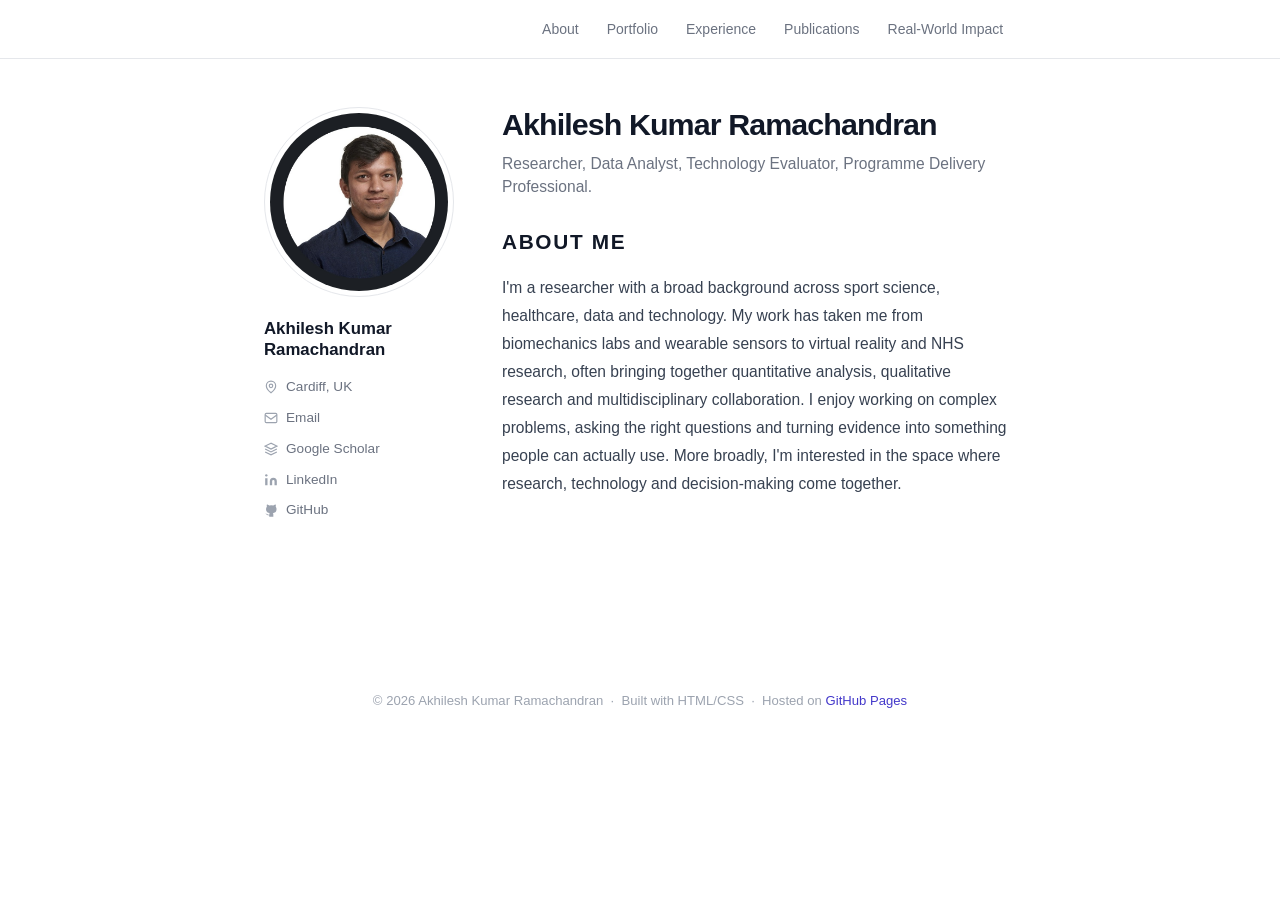
<file: index.html>
<!DOCTYPE html>
<html lang="en">
<head>
  <meta charset="UTF-8" />
  <meta name="viewport" content="width=device-width, initial-scale=1.0" />
  <title>Akhilesh Kumar Ramachandran</title>
  <meta name="description" content="Akhilesh Kumar Ramachandran — Applied researcher in biomechanics, human factors, and data science. 24 peer-reviewed publications. Cardiff Metropolitan University." />
  <link rel="stylesheet" href="style.css" />
</head>
<body>

  <!-- Navigation -->
  <nav>
    <div class="nav-inner">
      <ul>
        <li><a href="index.html">About</a></li>
        <li><a href="projects.html">Portfolio</a></li>
        <li><a href="experience.html">Experience</a></li>
        <li><a href="publications.html">Publications</a></li>
        <li><a href="impact.html">Real-World Impact</a></li>
      </ul>
    </div>
  </nav>

  <main>

    <!-- About -->
    <section id="about">
      <div class="about-sidebar">
        <img class="about-avatar" src="photo.jpg" alt="Akhilesh Kumar Ramachandran" />
        <h3 class="about-name">Akhilesh Kumar Ramachandran</h3>
        <ul class="about-social">
          <li>
            <svg width="14" height="14" viewBox="0 0 24 24" fill="none" stroke="currentColor" stroke-width="2"><path d="M20 10c0 6-8 12-8 12s-8-6-8-12a8 8 0 0 1 16 0z"/><circle cx="12" cy="10" r="3"/></svg>
            Cardiff, UK
          </li>
          <li>
            <a href="mailto:akhil24.kumar@gmail.com">
              <svg width="14" height="14" viewBox="0 0 24 24" fill="none" stroke="currentColor" stroke-width="2"><rect x="2" y="4" width="20" height="16" rx="2"/><path d="m22 7-10 7L2 7"/></svg>
              Email
            </a>
          </li>
          <li>
            <a href="https://scholar.google.com/citations?user=wJAbYaUAAAAJ&hl=en" target="_blank" rel="noopener">
              <svg width="14" height="14" viewBox="0 0 24 24" fill="none" stroke="currentColor" stroke-width="2"><path d="M12 2L2 7l10 5 10-5-10-5z"/><path d="M2 17l10 5 10-5"/><path d="M2 12l10 5 10-5"/></svg>
              Google Scholar
            </a>
          </li>
          <li>
            <a href="https://linkedin.com/in/akhilesh2493" target="_blank" rel="noopener">
              <svg width="14" height="14" viewBox="0 0 24 24" fill="currentColor"><path d="M16 8a6 6 0 0 1 6 6v7h-4v-7a2 2 0 0 0-2-2 2 2 0 0 0-2 2v7h-4v-7a6 6 0 0 1 6-6z"/><rect x="2" y="9" width="4" height="12"/><circle cx="4" cy="4" r="2"/></svg>
              LinkedIn
            </a>
          </li>
          <li>
            <a href="https://github.com/akhilkumar2493" target="_blank" rel="noopener">
              <svg width="14" height="14" viewBox="0 0 24 24" fill="currentColor"><path d="M9 19c-5 1.5-5-2.5-7-3m14 6v-3.87a3.37 3.37 0 0 0-.94-2.61c3.14-.35 6.44-1.54 6.44-7A5.44 5.44 0 0 0 20 4.77 5.07 5.07 0 0 0 19.91 1S18.73.65 16 2.48a13.38 13.38 0 0 0-7 0C6.27.65 5.09 1 5.09 1A5.07 5.07 0 0 0 5 4.77a5.44 5.44 0 0 0-1.5 3.78c0 5.42 3.3 6.61 6.44 7A3.37 3.37 0 0 0 9 18.13V22"/></svg>
              GitHub
            </a>
          </li>
        </ul>
      </div>
      <article class="about-content">
        <h1 class="about-title">Akhilesh Kumar Ramachandran</h1>
        <p class="about-tagline">Researcher, Data Analyst, Technology Evaluator, Programme Delivery Professional.</p>
        <h2>About Me</h2>
        <p class="bio">
          I'm a researcher with a broad background across sport science, healthcare, data and technology. My work has taken me from biomechanics labs and wearable sensors to virtual reality and NHS research, often bringing together quantitative analysis, qualitative research and multidisciplinary collaboration. I enjoy working on complex problems, asking the right questions and turning evidence into something people can actually use. More broadly, I'm interested in the space where research, technology and decision-making come together.
        </p>
      </article>
    </section>

  </main>

  <footer>
    &copy; 2026 Akhilesh Kumar Ramachandran &nbsp;&middot;&nbsp;
    Built with HTML/CSS &nbsp;&middot;&nbsp;
    Hosted on <a href="https://pages.github.com">GitHub Pages</a>
  </footer>

</body>
</html>
</file>
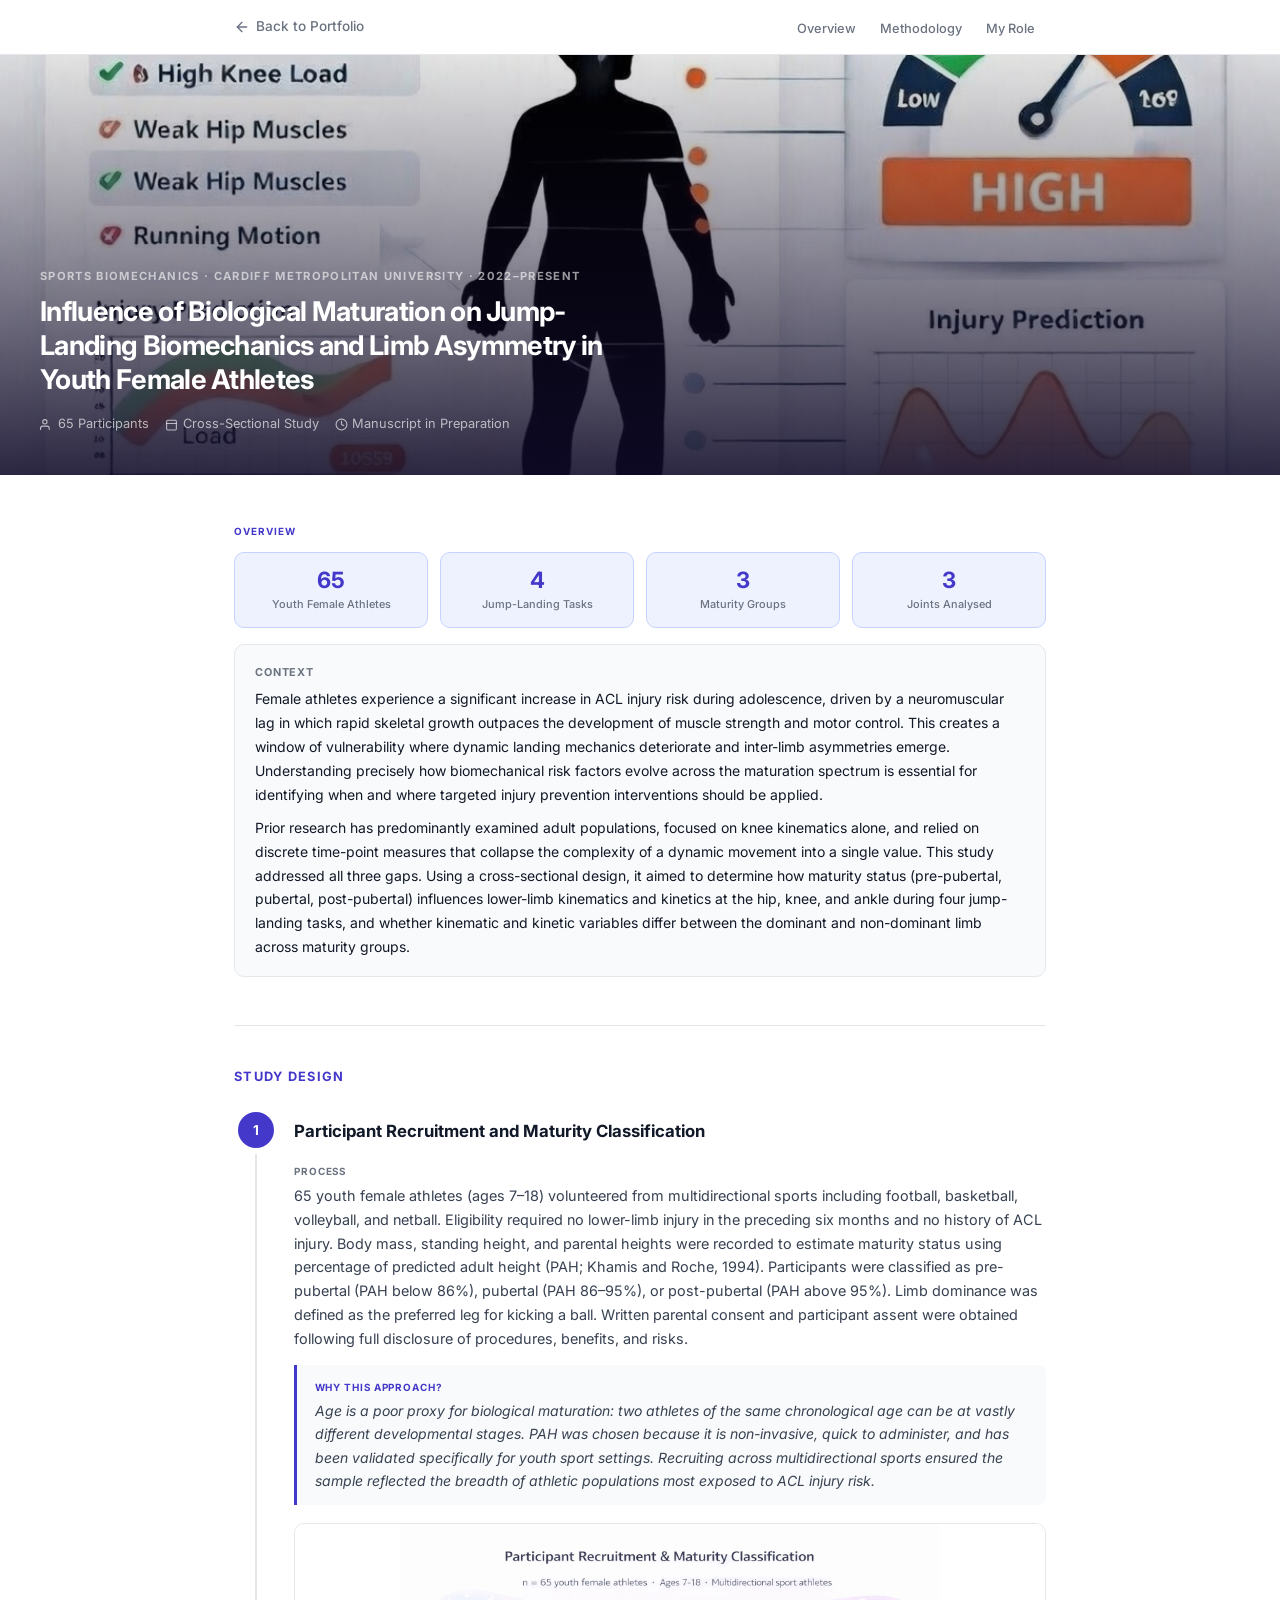
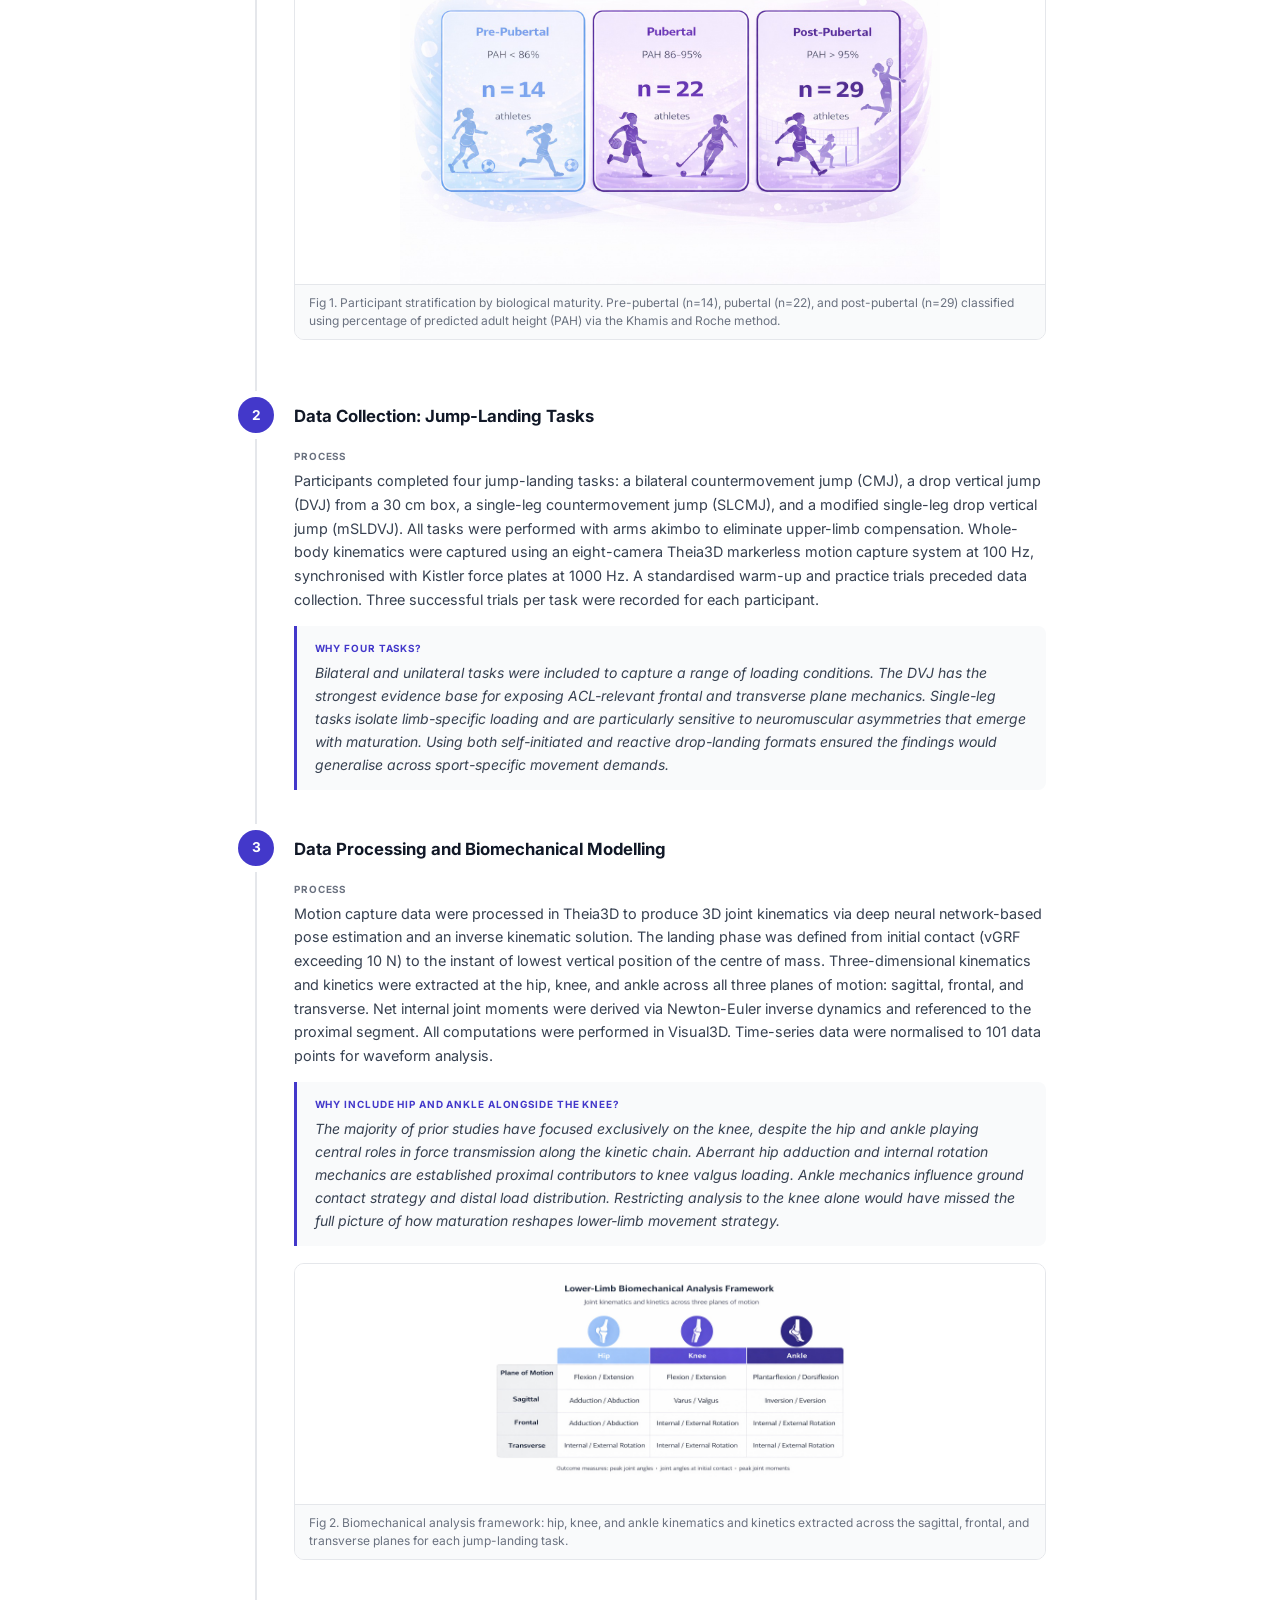
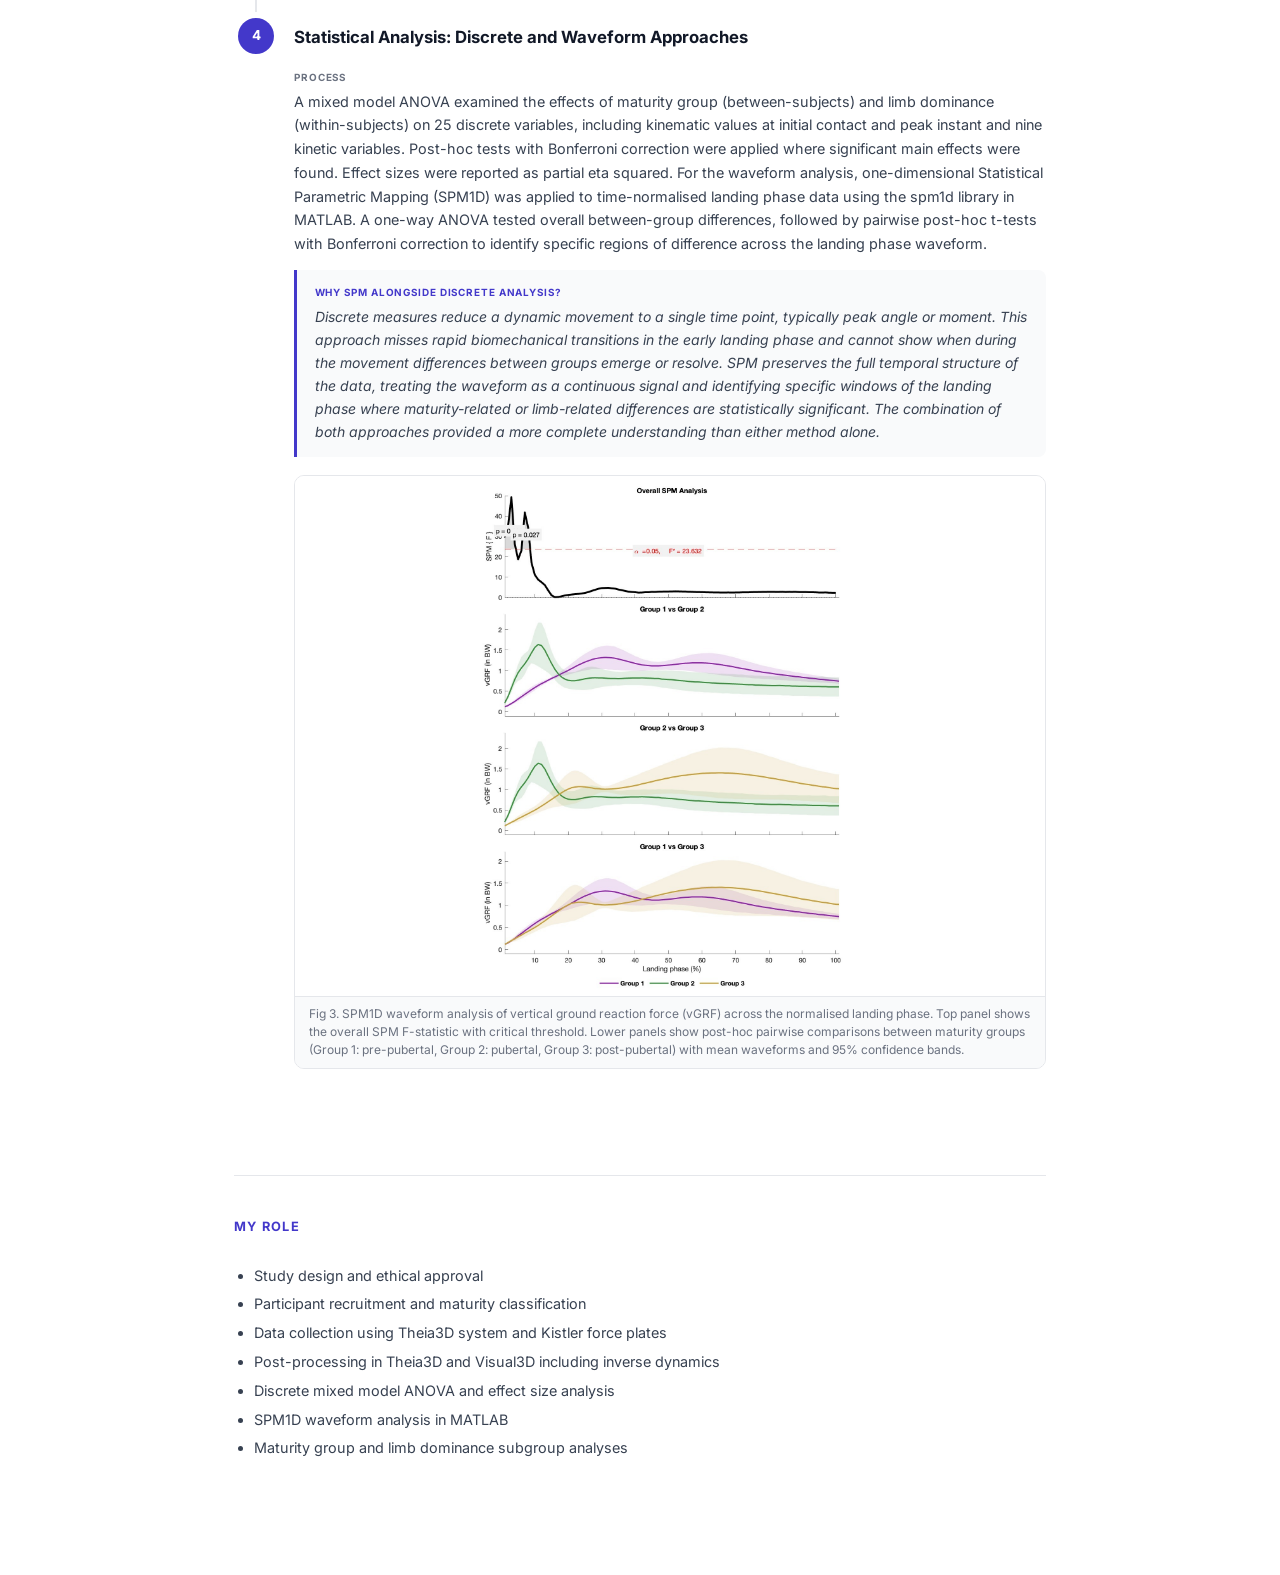
<file: acl.html>
<!DOCTYPE html>
<html lang="en">
<head>
  <meta charset="UTF-8" />
  <meta name="viewport" content="width=device-width, initial-scale=1.0" />
  <title>Maturation and Jump-Landing Biomechanics — Akhilesh Kumar Ramachandran</title>
  <link rel="preconnect" href="https://fonts.googleapis.com" />
  <link rel="preconnect" href="https://fonts.gstatic.com" crossorigin />
  <link href="https://fonts.googleapis.com/css2?family=Inter:wght@400;500;600;700&display=swap" rel="stylesheet" />
  <style>
    *, *::before, *::after { box-sizing: border-box; margin: 0; padding: 0; }

    :root {
      --accent: #4338ca;
      --accent-light: #eef2ff;
      --accent-border: #c7d2fe;
      --text: #111827;
      --muted: #6b7280;
      --border: #e5e7eb;
      --bg: #ffffff;
      --bg-subtle: #f9fafb;
      --max-w: 860px;
    }

    html { scroll-behavior: smooth; }

    body {
      font-family: 'Inter', -apple-system, BlinkMacSystemFont, sans-serif;
      color: var(--text);
      background: var(--bg);
      font-size: 16px;
      line-height: 1.7;
      -webkit-font-smoothing: antialiased;
    }

    a { color: var(--accent); text-decoration: none; }
    a:hover { text-decoration: underline; }

    /* Nav */
    nav {
      position: sticky;
      top: 0;
      background: rgba(255,255,255,0.92);
      backdrop-filter: blur(14px);
      border-bottom: 1px solid var(--border);
      z-index: 100;
    }
    .nav-inner {
      max-width: var(--max-w);
      margin: 0 auto;
      padding: 0 1.5rem;
      height: 54px;
      display: flex;
      align-items: center;
      justify-content: space-between;
    }
    .nav-back {
      display: flex;
      align-items: center;
      gap: 0.4rem;
      font-size: 0.85rem;
      font-weight: 500;
      color: var(--muted);
    }
    .nav-back:hover { color: var(--accent); text-decoration: none; }
    .nav-sections {
      display: flex;
      gap: 0.1rem;
      list-style: none;
    }
    .nav-sections a {
      font-size: 0.8rem;
      color: var(--muted);
      font-weight: 500;
      padding: 0.3rem 0.7rem;
      border-radius: 6px;
      transition: color 0.15s, background 0.15s;
    }
    .nav-sections a:hover {
      color: var(--accent);
      background: var(--accent-light);
      text-decoration: none;
    }

    /* Layout */
    .page { max-width: var(--max-w); margin: 0 auto; padding: 0 1.5rem 4rem; }

    /* Hero */
    .hero {
      position: relative;
      height: 420px;
      overflow: hidden;
      margin-bottom: 3rem;
    }
    .hero img {
      width: 100%;
      height: 100%;
      object-fit: cover;
      display: block;
    }
    .hero-overlay {
      position: absolute;
      inset: 0;
      background: linear-gradient(to bottom, rgba(0,0,0,0.1) 0%, rgba(15,10,40,0.88) 100%);
      display: flex;
      flex-direction: column;
      justify-content: flex-end;
      padding: 2.5rem;
    }
    .hero-tag {
      font-size: 0.7rem;
      font-weight: 700;
      text-transform: uppercase;
      letter-spacing: 0.12em;
      color: rgba(255,255,255,0.6);
      margin-bottom: 0.6rem;
    }
    .hero h1 {
      font-size: 1.7rem;
      font-weight: 700;
      color: #fff;
      line-height: 1.25;
      letter-spacing: -0.025em;
      max-width: 620px;
      margin-bottom: 1rem;
    }
    .hero-meta {
      display: flex;
      flex-wrap: wrap;
      gap: 1rem;
      font-size: 0.8rem;
      color: rgba(255,255,255,0.65);
    }
    .hero-meta span { display: flex; align-items: center; gap: 0.3rem; }

    /* Section labels */
    .section-label {
      font-size: 0.62rem;
      font-weight: 700;
      text-transform: uppercase;
      letter-spacing: 0.1em;
      color: var(--accent);
      margin-bottom: 0.75rem;
    }

    /* Overview */
    #overview { margin-bottom: 3rem; }
    .stat-row {
      display: grid;
      grid-template-columns: repeat(4, 1fr);
      gap: 0.75rem;
      margin-bottom: 1rem;
    }
    .stat-box {
      text-align: center;
      background: var(--accent-light);
      border: 1px solid var(--accent-border);
      border-radius: 10px;
      padding: 1rem 0.75rem;
    }
    .stat-box .s-n {
      font-size: 1.4rem;
      font-weight: 700;
      color: var(--accent);
      line-height: 1;
      margin-bottom: 0.35rem;
    }
    .stat-box .s-l {
      font-size: 0.68rem;
      color: var(--muted);
      font-weight: 500;
      line-height: 1.3;
    }
    .overview-block {
      background: var(--bg-subtle);
      border: 1px solid var(--border);
      border-radius: 10px;
      padding: 1.1rem 1.25rem;
    }
    .overview-block h4 {
      font-size: 0.68rem;
      font-weight: 700;
      text-transform: uppercase;
      letter-spacing: 0.08em;
      color: var(--muted);
      margin-bottom: 0.4rem;
    }
    .overview-block p {
      font-size: 0.875rem;
      color: var(--text);
      line-height: 1.7;
    }
    .overview-block p + p { margin-top: 0.6rem; }

    /* Divider */
    hr { border: none; border-top: 1px solid var(--border); margin: 2.5rem 0; }

    /* Stage flow */
    #methodology { margin-bottom: 3rem; }
    .stage {
      display: grid;
      grid-template-columns: 44px 1fr;
      gap: 0 1rem;
      margin-bottom: 0;
    }
    .stage-left {
      display: flex;
      flex-direction: column;
      align-items: center;
    }
    .stage-num {
      width: 36px;
      height: 36px;
      border-radius: 50%;
      background: var(--accent);
      color: #fff;
      font-size: 0.85rem;
      font-weight: 700;
      display: flex;
      align-items: center;
      justify-content: center;
      flex-shrink: 0;
    }
    .stage-line {
      width: 2px;
      flex: 1;
      background: var(--border);
      margin: 6px 0;
      min-height: 20px;
    }
    .stage-content { padding-bottom: 2.5rem; }
    .stage-title {
      font-size: 1.05rem;
      font-weight: 700;
      color: var(--text);
      margin-bottom: 1.1rem;
      margin-top: 5px;
    }

    .field { margin-bottom: 0.9rem; }
    .field-label {
      font-size: 0.62rem;
      font-weight: 700;
      text-transform: uppercase;
      letter-spacing: 0.09em;
      color: var(--muted);
      margin-bottom: 0.25rem;
    }
    .field-text {
      font-size: 0.9rem;
      color: #374151;
      line-height: 1.65;
    }

    .why-box {
      background: var(--bg-subtle);
      border-left: 3px solid var(--accent);
      border-radius: 0 8px 8px 0;
      padding: 0.85rem 1.1rem;
      margin-top: 0.75rem;
    }
    .why-box .field-label { color: var(--accent); }
    .why-box .field-text { font-style: italic; font-size: 0.875rem; }

    /* Stage image */
    .stage-img {
      width: 100%;
      border-radius: 10px;
      overflow: hidden;
      margin: 1.1rem 0;
      border: 1px solid var(--border);
    }
    .stage-img img {
      width: 100%;
      display: block;
      object-fit: cover;
      max-height: 280px;
    }
    .stage-img.contain img {
      object-fit: contain;
      background: #f8f8fc;
      max-height: 240px;
    }
    .img-caption {
      padding: 0.55rem 0.85rem;
      font-size: 0.75rem;
      color: var(--muted);
      background: var(--bg-subtle);
      border-top: 1px solid var(--border);
      line-height: 1.5;
    }

    /* My Role */
    #my-role { margin-bottom: 3rem; }

    @media (max-width: 640px) {
      .hero h1 { font-size: 1.25rem; }
      .stat-row { grid-template-columns: repeat(2, 1fr); }
      .nav-sections { display: none; }
    }
  </style>
</head>
<body>

  <!-- Navigation -->
  <nav>
    <div class="nav-inner">
      <a href="projects.html" class="nav-back">
        <svg width="16" height="16" viewBox="0 0 24 24" fill="none" stroke="currentColor" stroke-width="2" stroke-linecap="round" stroke-linejoin="round"><line x1="19" y1="12" x2="5" y2="12"/><polyline points="12 19 5 12 12 5"/></svg>
        Back to Portfolio
      </a>
      <ul class="nav-sections">
        <li><a href="#overview">Overview</a></li>
        <li><a href="#methodology">Methodology</a></li>
        <li><a href="#my-role">My Role</a></li>
      </ul>
    </div>
  </nav>

  <!-- Hero -->
  <div class="hero">
    <img src="acl3.jpg" alt="Biomechanical risk modelling" />
    <div class="hero-overlay">
      <div class="hero-tag">Sports Biomechanics &middot; Cardiff Metropolitan University &middot; 2022–Present</div>
      <h1>Influence of Biological Maturation on Jump-Landing Biomechanics and Limb Asymmetry in Youth Female Athletes</h1>
      <div class="hero-meta">
        <span>
          <svg width="13" height="13" viewBox="0 0 24 24" fill="none" stroke="currentColor" stroke-width="2" stroke-linecap="round" stroke-linejoin="round"><path d="M17 21v-2a4 4 0 0 0-4-4H5a4 4 0 0 0-4 4v2"/><circle cx="9" cy="7" r="4"/></svg>
          65 Participants
        </span>
        <span>
          <svg width="13" height="13" viewBox="0 0 24 24" fill="none" stroke="currentColor" stroke-width="2" stroke-linecap="round" stroke-linejoin="round"><rect x="3" y="4" width="18" height="18" rx="2"/><line x1="3" y1="10" x2="21" y2="10"/></svg>
          Cross-Sectional Study
        </span>
        <span>
          <svg width="13" height="13" viewBox="0 0 24 24" fill="none" stroke="currentColor" stroke-width="2" stroke-linecap="round" stroke-linejoin="round"><circle cx="12" cy="12" r="10"/><polyline points="12 6 12 12 16 14"/></svg>
          Manuscript in Preparation
        </span>
      </div>
    </div>
  </div>

  <div class="page">

    <!-- Overview -->
    <section id="overview">
      <p class="section-label">Overview</p>
      <div class="stat-row">
        <div class="stat-box">
          <div class="s-n">65</div>
          <div class="s-l">Youth Female Athletes</div>
        </div>
        <div class="stat-box">
          <div class="s-n">4</div>
          <div class="s-l">Jump-Landing Tasks</div>
        </div>
        <div class="stat-box">
          <div class="s-n">3</div>
          <div class="s-l">Maturity Groups</div>
        </div>
        <div class="stat-box">
          <div class="s-n">3</div>
          <div class="s-l">Joints Analysed</div>
        </div>
      </div>
      <div class="overview-block" style="margin-top:1rem;" id="aim">
        <h4>Context</h4>
        <p>Female athletes experience a significant increase in ACL injury risk during adolescence, driven by a neuromuscular lag in which rapid skeletal growth outpaces the development of muscle strength and motor control. This creates a window of vulnerability where dynamic landing mechanics deteriorate and inter-limb asymmetries emerge. Understanding precisely how biomechanical risk factors evolve across the maturation spectrum is essential for identifying when and where targeted injury prevention interventions should be applied.</p>
        <p>Prior research has predominantly examined adult populations, focused on knee kinematics alone, and relied on discrete time-point measures that collapse the complexity of a dynamic movement into a single value. This study addressed all three gaps. Using a cross-sectional design, it aimed to determine how maturity status (pre-pubertal, pubertal, post-pubertal) influences lower-limb kinematics and kinetics at the hip, knee, and ankle during four jump-landing tasks, and whether kinematic and kinetic variables differ between the dominant and non-dominant limb across maturity groups.</p>
      </div>
    </section>

    <hr />

    <!-- Methodology -->
    <section id="methodology">
      <p class="section-label" style="font-size:0.8rem;margin-bottom:1.5rem;">Study Design</p>

      <!-- Stage 1 -->
      <div class="stage">
        <div class="stage-left">
          <div class="stage-num">1</div>
          <div class="stage-line"></div>
        </div>
        <div class="stage-content">
          <div class="stage-title">Participant Recruitment and Maturity Classification</div>

          <div class="field">
            <div class="field-label">Process</div>
            <div class="field-text">65 youth female athletes (ages 7–18) volunteered from multidirectional sports including football, basketball, volleyball, and netball. Eligibility required no lower-limb injury in the preceding six months and no history of ACL injury. Body mass, standing height, and parental heights were recorded to estimate maturity status using percentage of predicted adult height (PAH; Khamis and Roche, 1994). Participants were classified as pre-pubertal (PAH below 86%), pubertal (PAH 86–95%), or post-pubertal (PAH above 95%). Limb dominance was defined as the preferred leg for kicking a ball. Written parental consent and participant assent were obtained following full disclosure of procedures, benefits, and risks.</div>
          </div>

          <div class="why-box">
            <div class="field-label">Why this approach?</div>
            <div class="field-text">Age is a poor proxy for biological maturation: two athletes of the same chronological age can be at vastly different developmental stages. PAH was chosen because it is non-invasive, quick to administer, and has been validated specifically for youth sport settings. Recruiting across multidirectional sports ensured the sample reflected the breadth of athletic populations most exposed to ACL injury risk.</div>
          </div>

          <div class="stage-img contain" style="max-height:none;background:#fff;">
            <img src="acl_recruitment.jpg" alt="Participant maturity classification" style="max-height:360px;background:#fff;" />
            <div class="img-caption">Fig 1. Participant stratification by biological maturity. Pre-pubertal (n=14), pubertal (n=22), and post-pubertal (n=29) classified using percentage of predicted adult height (PAH) via the Khamis and Roche method.</div>
          </div>
        </div>
      </div>

      <!-- Stage 2 -->
      <div class="stage">
        <div class="stage-left">
          <div class="stage-num">2</div>
          <div class="stage-line"></div>
        </div>
        <div class="stage-content">
          <div class="stage-title">Data Collection: Jump-Landing Tasks</div>

          <div class="field">
            <div class="field-label">Process</div>
            <div class="field-text">Participants completed four jump-landing tasks: a bilateral countermovement jump (CMJ), a drop vertical jump (DVJ) from a 30 cm box, a single-leg countermovement jump (SLCMJ), and a modified single-leg drop vertical jump (mSLDVJ). All tasks were performed with arms akimbo to eliminate upper-limb compensation. Whole-body kinematics were captured using an eight-camera Theia3D markerless motion capture system at 100 Hz, synchronised with Kistler force plates at 1000 Hz. A standardised warm-up and practice trials preceded data collection. Three successful trials per task were recorded for each participant.</div>
          </div>

          <div class="why-box">
            <div class="field-label">Why four tasks?</div>
            <div class="field-text">Bilateral and unilateral tasks were included to capture a range of loading conditions. The DVJ has the strongest evidence base for exposing ACL-relevant frontal and transverse plane mechanics. Single-leg tasks isolate limb-specific loading and are particularly sensitive to neuromuscular asymmetries that emerge with maturation. Using both self-initiated and reactive drop-landing formats ensured the findings would generalise across sport-specific movement demands.</div>
          </div>
        </div>
      </div>

      <!-- Stage 3 -->
      <div class="stage">
        <div class="stage-left">
          <div class="stage-num">3</div>
          <div class="stage-line"></div>
        </div>
        <div class="stage-content">
          <div class="stage-title">Data Processing and Biomechanical Modelling</div>

          <div class="field">
            <div class="field-label">Process</div>
            <div class="field-text">Motion capture data were processed in Theia3D to produce 3D joint kinematics via deep neural network-based pose estimation and an inverse kinematic solution. The landing phase was defined from initial contact (vGRF exceeding 10 N) to the instant of lowest vertical position of the centre of mass. Three-dimensional kinematics and kinetics were extracted at the hip, knee, and ankle across all three planes of motion: sagittal, frontal, and transverse. Net internal joint moments were derived via Newton-Euler inverse dynamics and referenced to the proximal segment. All computations were performed in Visual3D. Time-series data were normalised to 101 data points for waveform analysis.</div>
          </div>

          <div class="why-box">
            <div class="field-label">Why include hip and ankle alongside the knee?</div>
            <div class="field-text">The majority of prior studies have focused exclusively on the knee, despite the hip and ankle playing central roles in force transmission along the kinetic chain. Aberrant hip adduction and internal rotation mechanics are established proximal contributors to knee valgus loading. Ankle mechanics influence ground contact strategy and distal load distribution. Restricting analysis to the knee alone would have missed the full picture of how maturation reshapes lower-limb movement strategy.</div>
          </div>

          <div class="stage-img contain" style="background:#fff;">
            <img src="acl_joints.jpg" alt="Three-joint biomechanical analysis framework" style="background:#fff;" />
            <div class="img-caption">Fig 2. Biomechanical analysis framework: hip, knee, and ankle kinematics and kinetics extracted across the sagittal, frontal, and transverse planes for each jump-landing task.</div>
          </div>
        </div>
      </div>

      <!-- Stage 4 -->
      <div class="stage">
        <div class="stage-left">
          <div class="stage-num">4</div>
        </div>
        <div class="stage-content">
          <div class="stage-title">Statistical Analysis: Discrete and Waveform Approaches</div>

          <div class="field">
            <div class="field-label">Process</div>
            <div class="field-text">A mixed model ANOVA examined the effects of maturity group (between-subjects) and limb dominance (within-subjects) on 25 discrete variables, including kinematic values at initial contact and peak instant and nine kinetic variables. Post-hoc tests with Bonferroni correction were applied where significant main effects were found. Effect sizes were reported as partial eta squared. For the waveform analysis, one-dimensional Statistical Parametric Mapping (SPM1D) was applied to time-normalised landing phase data using the spm1d library in MATLAB. A one-way ANOVA tested overall between-group differences, followed by pairwise post-hoc t-tests with Bonferroni correction to identify specific regions of difference across the landing phase waveform.</div>
          </div>

          <div class="why-box">
            <div class="field-label">Why SPM alongside discrete analysis?</div>
            <div class="field-text">Discrete measures reduce a dynamic movement to a single time point, typically peak angle or moment. This approach misses rapid biomechanical transitions in the early landing phase and cannot show when during the movement differences between groups emerge or resolve. SPM preserves the full temporal structure of the data, treating the waveform as a continuous signal and identifying specific windows of the landing phase where maturity-related or limb-related differences are statistically significant. The combination of both approaches provided a more complete understanding than either method alone.</div>
          </div>

          <div class="stage-img contain" style="max-height:none;background:#fff;">
            <img src="acl_spm.jpg" alt="SPM waveform analysis output" style="max-height:520px;background:#fff;" />
            <div class="img-caption">Fig 3. SPM1D waveform analysis of vertical ground reaction force (vGRF) across the normalised landing phase. Top panel shows the overall SPM F-statistic with critical threshold. Lower panels show post-hoc pairwise comparisons between maturity groups (Group 1: pre-pubertal, Group 2: pubertal, Group 3: post-pubertal) with mean waveforms and 95% confidence bands.</div>
          </div>
        </div>
      </div>

    </section>

    <hr />

    <!-- My Role -->
    <section id="my-role">
      <p class="section-label" style="font-size:0.8rem;margin-bottom:1.5rem;">My Role</p>
      <ul style="list-style:disc;padding-left:1.25rem;font-size:0.9rem;color:#374151;line-height:2;">
        <li>Study design and ethical approval</li>
        <li>Participant recruitment and maturity classification</li>
        <li>Data collection using Theia3D system and Kistler force plates</li>
        <li>Post-processing in Theia3D and Visual3D including inverse dynamics</li>
        <li>Discrete mixed model ANOVA and effect size analysis</li>
        <li>SPM1D waveform analysis in MATLAB</li>
        <li>Maturity group and limb dominance subgroup analyses</li>
      </ul>
    </section>

  </div><!-- /page -->

</body>
</html>
</file>
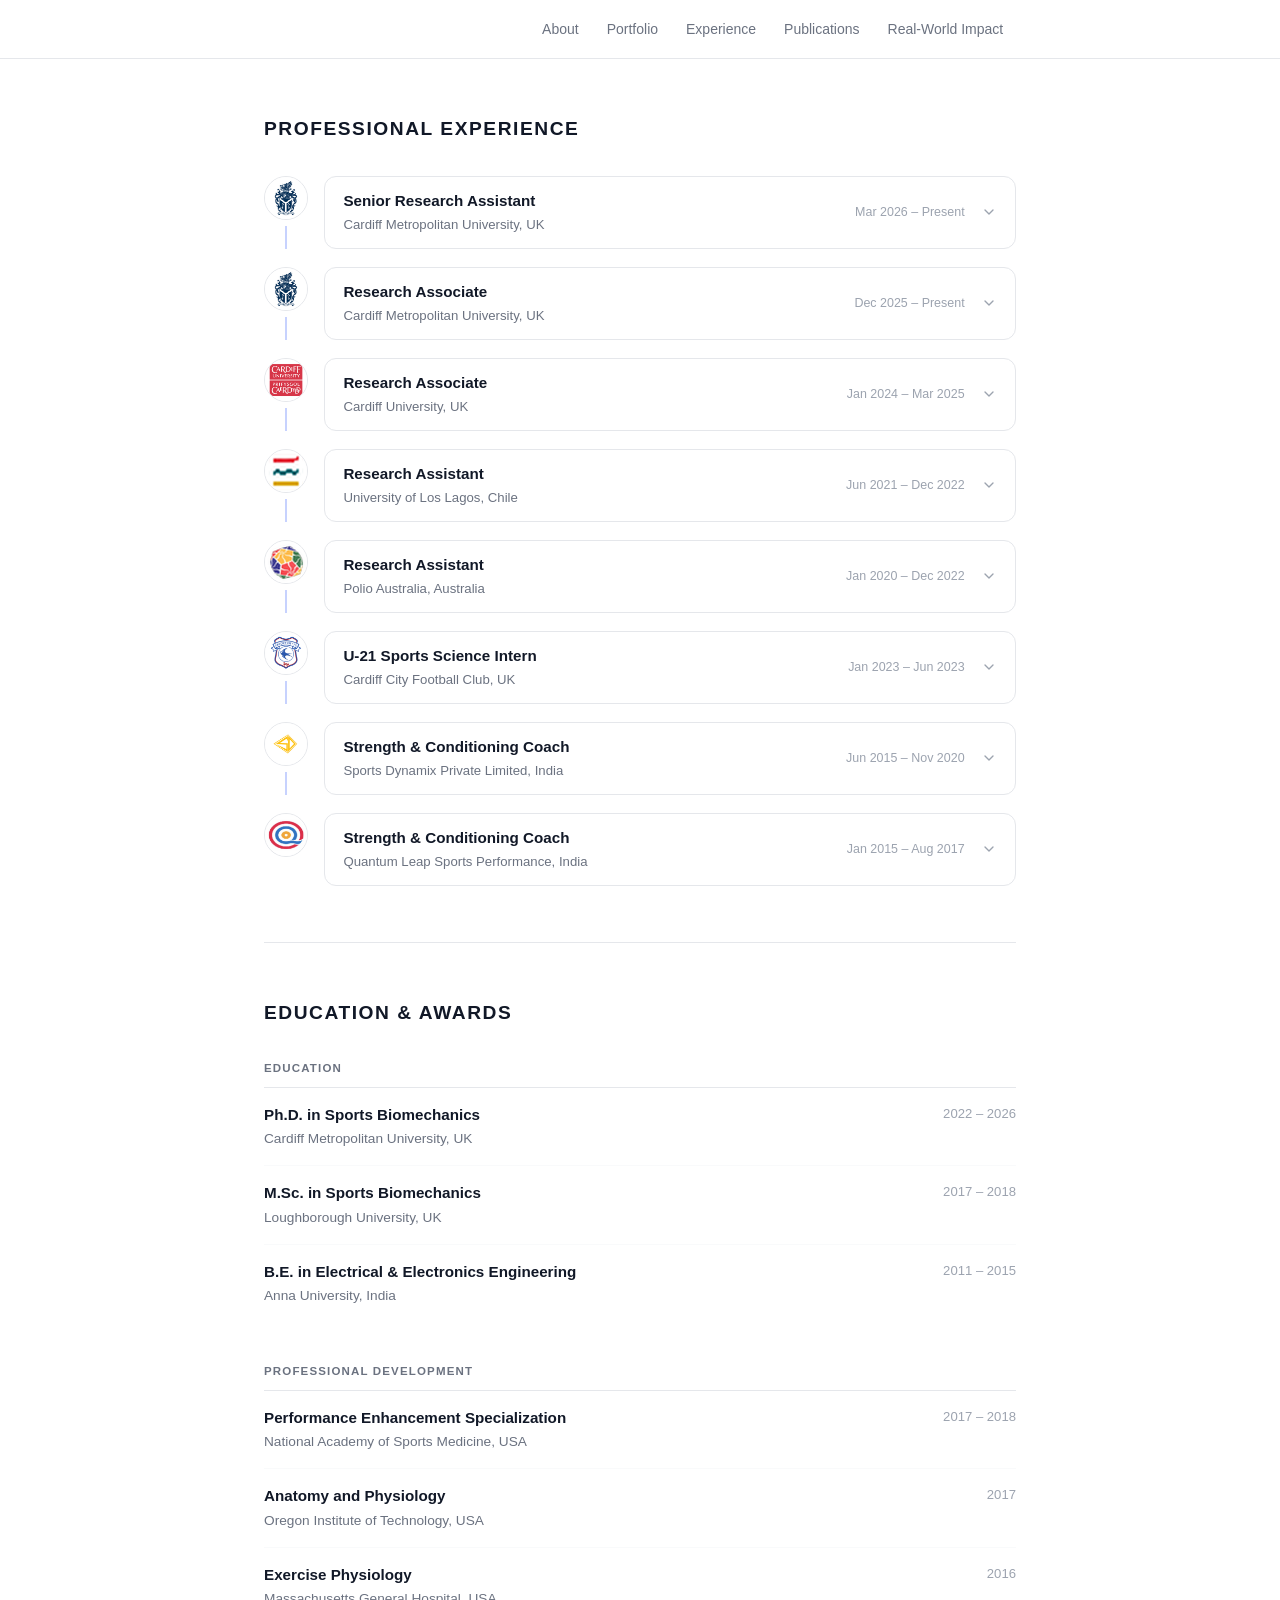
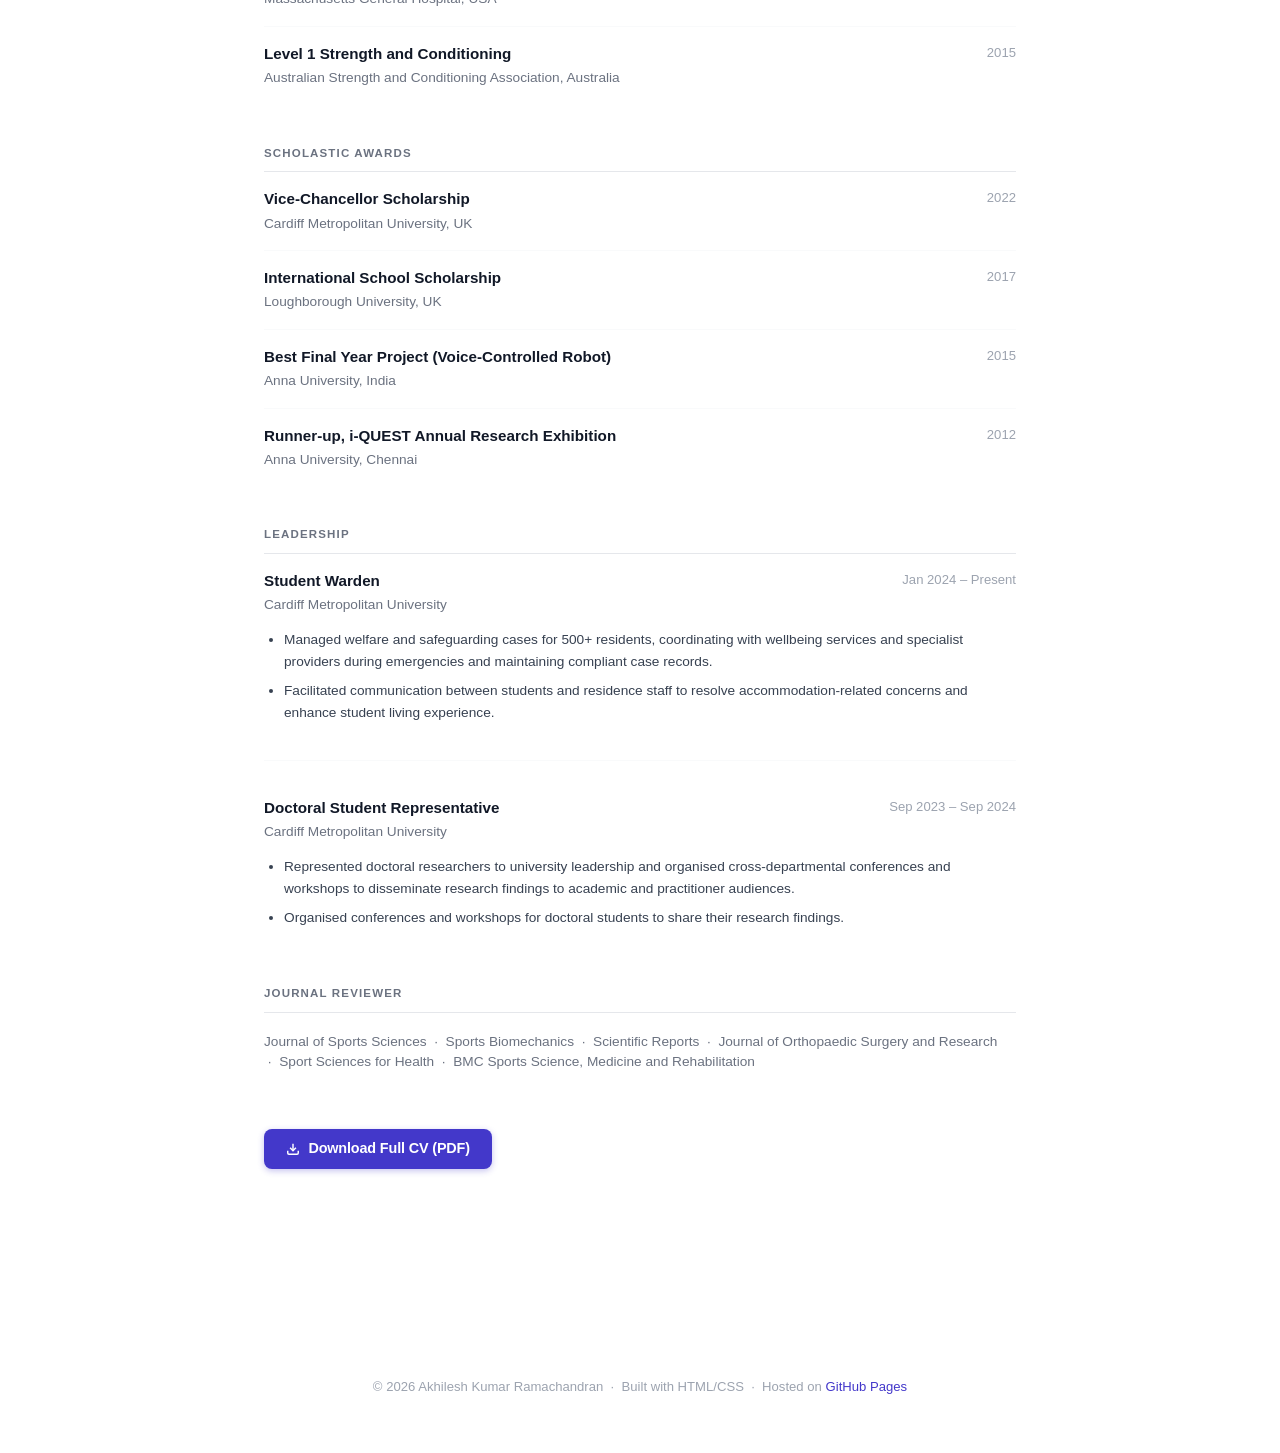
<file: experience.html>
<!DOCTYPE html>
<html lang="en">
<head>
  <meta charset="UTF-8" />
  <meta name="viewport" content="width=device-width, initial-scale=1.0" />
  <title>Experience &middot; Akhilesh Kumar Ramachandran</title>
  <meta name="description" content="Professional experience, education and awards of Akhilesh Kumar Ramachandran." />
  <link rel="stylesheet" href="style.css" />
</head>
<body>

  <!-- Navigation -->
  <nav>
    <div class="nav-inner">
      <ul>
        <li><a href="index.html">About</a></li>
        <li><a href="projects.html">Portfolio</a></li>
        <li><a href="experience.html">Experience</a></li>
        <li><a href="publications.html">Publications</a></li>
        <li><a href="impact.html">Real-World Impact</a></li>
      </ul>
    </div>
  </nav>

  <main>

    <!-- Professional Experience -->
    <section id="experience">
      <h2>Professional Experience</h2>
      <div class="timeline">

        <div class="tl-item">
          <div class="tl-marker">
            <img class="tl-logo" src="logos/cardiffmet2.png" alt="Cardiff Metropolitan University logo" />
            <div class="tl-marker-line"></div>
          </div>
          <details class="tl-content">
            <summary>
              <div class="tl-summary-main">
                <span class="tl-title">Senior Research Assistant</span>
                <span class="tl-place">Cardiff Metropolitan University, UK</span>
              </div>
              <span class="tl-date">Mar 2026 – Present</span>
              <svg class="tl-chevron" width="16" height="16" viewBox="0 0 24 24" fill="none" stroke="currentColor" stroke-width="2" stroke-linecap="round" stroke-linejoin="round"><polyline points="6 9 12 15 18 9"/></svg>
            </summary>
            <ul>
              <li>Contributed to a multi-round stakeholder consensus process to establish clearer, more consistent decision-making criteria for a clinical care pathway.</li>
              <li>Supported the design of stakeholder interviews and co-design workshops to translate clinical and patient needs into a practical, deliverable programme.</li>
              <li>Prepared outputs that translated technical findings into practical recommendations for clinical and service-delivery partners.</li>
              <li>Automated data-processing workflows, reducing processing time by approximately 70% and improving operational efficiency across the wider research team.</li>
              <li>Led delivery of multiple concurrent research and technology projects involving more than 100 participants and 1,500+ data-collection trials, coordinating researchers, participants, technical systems and project resources across different phases of delivery.</li>
              <li>Led evaluation and implementation of a markerless motion-capture technology platform, establishing performance benchmarks, identifying operational requirements and informing workflow and adoption decisions.</li>
              <li>Worked with researchers and technical stakeholders to translate study and operational requirements into practical testing workflows, helping ensure technical systems and delivery processes met project needs.</li>
              <li>Contributed to the development and testing of a VR-based feedback intervention, refining the approach based on participant response, technical feasibility and research findings.</li>
              <li>Managed competing project priorities including participant recruitment, scheduling, technical infrastructure, data collection and project documentation across several concurrent workstreams.</li>
            </ul>
          </details>
        </div>

        <div class="tl-item">
          <div class="tl-marker">
            <img class="tl-logo" src="logos/cardiffmet2.png" alt="Cardiff Metropolitan University logo" />
            <div class="tl-marker-line"></div>
          </div>
          <details class="tl-content">
            <summary>
              <div class="tl-summary-main">
                <span class="tl-title">Research Associate</span>
                <span class="tl-place">Cardiff Metropolitan University, UK</span>
              </div>
              <span class="tl-date">Dec 2025 – Present</span>
              <svg class="tl-chevron" width="16" height="16" viewBox="0 0 24 24" fill="none" stroke="currentColor" stroke-width="2" stroke-linecap="round" stroke-linejoin="round"><polyline points="6 9 12 15 18 9"/></svg>
            </summary>
            <ul>
              <li>Led evaluation of a business growth and leadership programme, analysing engagement and performance data to evidence impact for stakeholders.</li>
              <li>Evaluated the impact of a digital skills initiative across multiple sites, translating outcomes data into clear findings on participation and confidence.</li>
            </ul>
          </details>
        </div>

        <div class="tl-item">
          <div class="tl-marker">
            <img class="tl-logo" src="logos/cardiffuni.png" alt="Cardiff University logo" />
            <div class="tl-marker-line"></div>
          </div>
          <details class="tl-content">
            <summary>
              <div class="tl-summary-main">
                <span class="tl-title">Research Associate</span>
                <span class="tl-place">Cardiff University, UK</span>
              </div>
              <span class="tl-date">Jan 2024 – Mar 2025</span>
              <svg class="tl-chevron" width="16" height="16" viewBox="0 0 24 24" fill="none" stroke="currentColor" stroke-width="2" stroke-linecap="round" stroke-linejoin="round"><polyline points="6 9 12 15 18 9"/></svg>
            </summary>
            <ul>
              <li>Led the qualitative research workstream within a £1M NHS cancer prehabilitation programme, working with healthcare, academic and community stakeholders across multiple sites.</li>
              <li>Gathered and synthesised patient and stakeholder perspectives through qualitative research to identify barriers and opportunities for service improvement.</li>
              <li>Translated research findings into clear, actionable recommendations that informed service redesign, patient engagement approaches and staff training.</li>
              <li>Coordinated stakeholders with differing priorities and requirements, helping convert research findings and operational constraints into practical delivery actions.</li>
              <li>Managed site-level research activity, participant engagement, governance documentation and stakeholder communication across multiple NHS environments.</li>
            </ul>
          </details>
        </div>

        <div class="tl-item">
          <div class="tl-marker">
            <img class="tl-logo" src="logos/loslagos.png" alt="University of Los Lagos logo" />
            <div class="tl-marker-line"></div>
          </div>
          <details class="tl-content">
            <summary>
              <div class="tl-summary-main">
                <span class="tl-title">Research Assistant</span>
                <span class="tl-place">University of Los Lagos, Chile</span>
              </div>
              <span class="tl-date">Jun 2021 – Dec 2022</span>
              <svg class="tl-chevron" width="16" height="16" viewBox="0 0 24 24" fill="none" stroke="currentColor" stroke-width="2" stroke-linecap="round" stroke-linejoin="round"><polyline points="6 9 12 15 18 9"/></svg>
            </summary>
            <ul>
              <li>Managed longitudinal datasets containing more than 400 participant records collected across a 48-week monitoring programme.</li>
              <li>Developed analytical frameworks for large longitudinal datasets and translated findings into clear outputs for multidisciplinary stakeholders.</li>
            </ul>
          </details>
        </div>

        <div class="tl-item">
          <div class="tl-marker">
            <img class="tl-logo" src="logos/polioaus.png" alt="Polio Australia logo" />
            <div class="tl-marker-line"></div>
          </div>
          <details class="tl-content">
            <summary>
              <div class="tl-summary-main">
                <span class="tl-title">Research Assistant</span>
                <span class="tl-place">Polio Australia, Australia</span>
              </div>
              <span class="tl-date">Jan 2020 – Dec 2022</span>
              <svg class="tl-chevron" width="16" height="16" viewBox="0 0 24 24" fill="none" stroke="currentColor" stroke-width="2" stroke-linecap="round" stroke-linejoin="round"><polyline points="6 9 12 15 18 9"/></svg>
            </summary>
            <ul>
              <li>Analysed a decade of national health data to map long-term trends, producing evidence that directly informed public health strategy.</li>
              <li>Led an evaluation of intervention programmes, translating outcomes data into recommendations for practitioners and policy stakeholders.</li>
            </ul>
          </details>
        </div>

        <div class="tl-item">
          <div class="tl-marker">
            <img class="tl-logo" src="logos/cardiffcity.png" alt="Cardiff City Football Club logo" />
            <div class="tl-marker-line"></div>
          </div>
          <details class="tl-content">
            <summary>
              <div class="tl-summary-main">
                <span class="tl-title">U-21 Sports Science Intern</span>
                <span class="tl-place">Cardiff City Football Club, UK</span>
              </div>
              <span class="tl-date">Jan 2023 – Jun 2023</span>
              <svg class="tl-chevron" width="16" height="16" viewBox="0 0 24 24" fill="none" stroke="currentColor" stroke-width="2" stroke-linecap="round" stroke-linejoin="round"><polyline points="6 9 12 15 18 9"/></svg>
            </summary>
            <ul>
              <li>Collected and analysed performance data, translating findings into individualised, practical recommendations for coaching and support staff.</li>
            </ul>
          </details>
        </div>

        <div class="tl-item">
          <div class="tl-marker">
            <img class="tl-logo" src="logos/sportsdynamix.png" alt="Sports Dynamix logo" />
            <div class="tl-marker-line"></div>
          </div>
          <details class="tl-content">
            <summary>
              <div class="tl-summary-main">
                <span class="tl-title">Strength &amp; Conditioning Coach</span>
                <span class="tl-place">Sports Dynamix Private Limited, India</span>
              </div>
              <span class="tl-date">Jun 2015 – Nov 2020</span>
              <svg class="tl-chevron" width="16" height="16" viewBox="0 0 24 24" fill="none" stroke="currentColor" stroke-width="2" stroke-linecap="round" stroke-linejoin="round"><polyline points="6 9 12 15 18 9"/></svg>
            </summary>
            <ul>
              <li>Managed athlete testing, monitoring and programme delivery across multiple sporting environments.</li>
              <li>Coordinated procurement, vendor relationships, equipment installation and maintenance planning for performance and testing facilities.</li>
              <li>Worked directly with athletes, coaches and operational staff to understand performance needs and adapt training and monitoring approaches accordingly.</li>
            </ul>
          </details>
        </div>

        <div class="tl-item">
          <div class="tl-marker">
            <img class="tl-logo" src="logos/quantumleap2.png" alt="Quantum Leap Performance logo" />
          </div>
          <details class="tl-content">
            <summary>
              <div class="tl-summary-main">
                <span class="tl-title">Strength &amp; Conditioning Coach</span>
                <span class="tl-place">Quantum Leap Sports Performance, India</span>
              </div>
              <span class="tl-date">Jan 2015 – Aug 2017</span>
              <svg class="tl-chevron" width="16" height="16" viewBox="0 0 24 24" fill="none" stroke="currentColor" stroke-width="2" stroke-linecap="round" stroke-linejoin="round"><polyline points="6 9 12 15 18 9"/></svg>
            </summary>
            <ul>
              <li>Delivered strength and conditioning programmes for competitive athletes across multiple sports.</li>
            </ul>
          </details>
        </div>

      </div>
    </section>

    <!-- Education & Awards -->
    <section id="education">
      <h2>Education &amp; Awards</h2>
      <div class="cv-section">
        <h3>Education</h3>
        <div class="cv-entry">
          <div>
            <div class="cv-title">Ph.D. in Sports Biomechanics</div>
            <div class="cv-place">Cardiff Metropolitan University, UK</div>
          </div>
          <div class="cv-date">2022 – 2026</div>
        </div>
        <div class="cv-entry">
          <div>
            <div class="cv-title">M.Sc. in Sports Biomechanics</div>
            <div class="cv-place">Loughborough University, UK</div>
          </div>
          <div class="cv-date">2017 – 2018</div>
        </div>
        <div class="cv-entry">
          <div>
            <div class="cv-title">B.E. in Electrical &amp; Electronics Engineering</div>
            <div class="cv-place">Anna University, India</div>
          </div>
          <div class="cv-date">2011 – 2015</div>
        </div>
      </div>

      <div class="cv-section">
        <h3>Professional Development</h3>
        <div class="cv-entry">
          <div>
            <div class="cv-title">Performance Enhancement Specialization</div>
            <div class="cv-place">National Academy of Sports Medicine, USA</div>
          </div>
          <div class="cv-date">2017 – 2018</div>
        </div>
        <div class="cv-entry">
          <div>
            <div class="cv-title">Anatomy and Physiology</div>
            <div class="cv-place">Oregon Institute of Technology, USA</div>
          </div>
          <div class="cv-date">2017</div>
        </div>
        <div class="cv-entry">
          <div>
            <div class="cv-title">Exercise Physiology</div>
            <div class="cv-place">Massachusetts General Hospital, USA</div>
          </div>
          <div class="cv-date">2016</div>
        </div>
        <div class="cv-entry">
          <div>
            <div class="cv-title">Level 1 Strength and Conditioning</div>
            <div class="cv-place">Australian Strength and Conditioning Association, Australia</div>
          </div>
          <div class="cv-date">2015</div>
        </div>
      </div>

      <div class="cv-section">
        <h3>Scholastic Awards</h3>
        <div class="cv-entry">
          <div>
            <div class="cv-title">Vice-Chancellor Scholarship</div>
            <div class="cv-place">Cardiff Metropolitan University, UK</div>
          </div>
          <div class="cv-date">2022</div>
        </div>
        <div class="cv-entry">
          <div>
            <div class="cv-title">International School Scholarship</div>
            <div class="cv-place">Loughborough University, UK</div>
          </div>
          <div class="cv-date">2017</div>
        </div>
        <div class="cv-entry">
          <div>
            <div class="cv-title">Best Final Year Project (Voice-Controlled Robot)</div>
            <div class="cv-place">Anna University, India</div>
          </div>
          <div class="cv-date">2015</div>
        </div>
        <div class="cv-entry">
          <div>
            <div class="cv-title">Runner-up, i-QUEST Annual Research Exhibition</div>
            <div class="cv-place">Anna University, Chennai</div>
          </div>
          <div class="cv-date">2012</div>
        </div>
      </div>

      <div class="cv-section">
        <h3>Leadership</h3>
        <div class="cv-role">
          <div class="cv-entry">
            <div>
              <div class="cv-title">Student Warden</div>
              <div class="cv-place">Cardiff Metropolitan University</div>
            </div>
            <div class="cv-date">Jan 2024 – Present</div>
          </div>
          <ul class="cv-bullets">
            <li>Managed welfare and safeguarding cases for 500+ residents, coordinating with wellbeing services and specialist providers during emergencies and maintaining compliant case records.</li>
            <li>Facilitated communication between students and residence staff to resolve accommodation-related concerns and enhance student living experience.</li>
          </ul>
        </div>
        <div class="cv-role">
          <div class="cv-entry">
            <div>
              <div class="cv-title">Doctoral Student Representative</div>
              <div class="cv-place">Cardiff Metropolitan University</div>
            </div>
            <div class="cv-date">Sep 2023 – Sep 2024</div>
          </div>
          <ul class="cv-bullets">
            <li>Represented doctoral researchers to university leadership and organised cross-departmental conferences and workshops to disseminate research findings to academic and practitioner audiences.</li>
            <li>Organised conferences and workshops for doctoral students to share their research findings.</li>
          </ul>
        </div>
      </div>

      <div class="cv-section">
        <h3>Journal Reviewer</h3>
        <div class="cv-entry">
          <div>
            <div class="cv-place">Journal of Sports Sciences &nbsp;&middot;&nbsp; Sports Biomechanics &nbsp;&middot;&nbsp; Scientific Reports &nbsp;&middot;&nbsp; Journal of Orthopaedic Surgery and Research &nbsp;&middot;&nbsp; Sport Sciences for Health &nbsp;&middot;&nbsp; BMC Sports Science, Medicine and Rehabilitation</div>
          </div>
          <div class="cv-date"></div>
        </div>
      </div>

      <a class="cv-download" href="cv.pdf" target="_blank">
        <svg width="14" height="14" viewBox="0 0 24 24" fill="none" stroke="currentColor" stroke-width="2.5"><path d="M21 15v4a2 2 0 0 1-2 2H5a2 2 0 0 1-2-2v-4"/><polyline points="7 10 12 15 17 10"/><line x1="12" y1="15" x2="12" y2="3"/></svg>
        Download Full CV (PDF)
      </a>

    </section>

  </main>

  <footer>
    &copy; 2026 Akhilesh Kumar Ramachandran &nbsp;&middot;&nbsp;
    Built with HTML/CSS &nbsp;&middot;&nbsp;
    Hosted on <a href="https://pages.github.com">GitHub Pages</a>
  </footer>

</body>
</html>
</file>
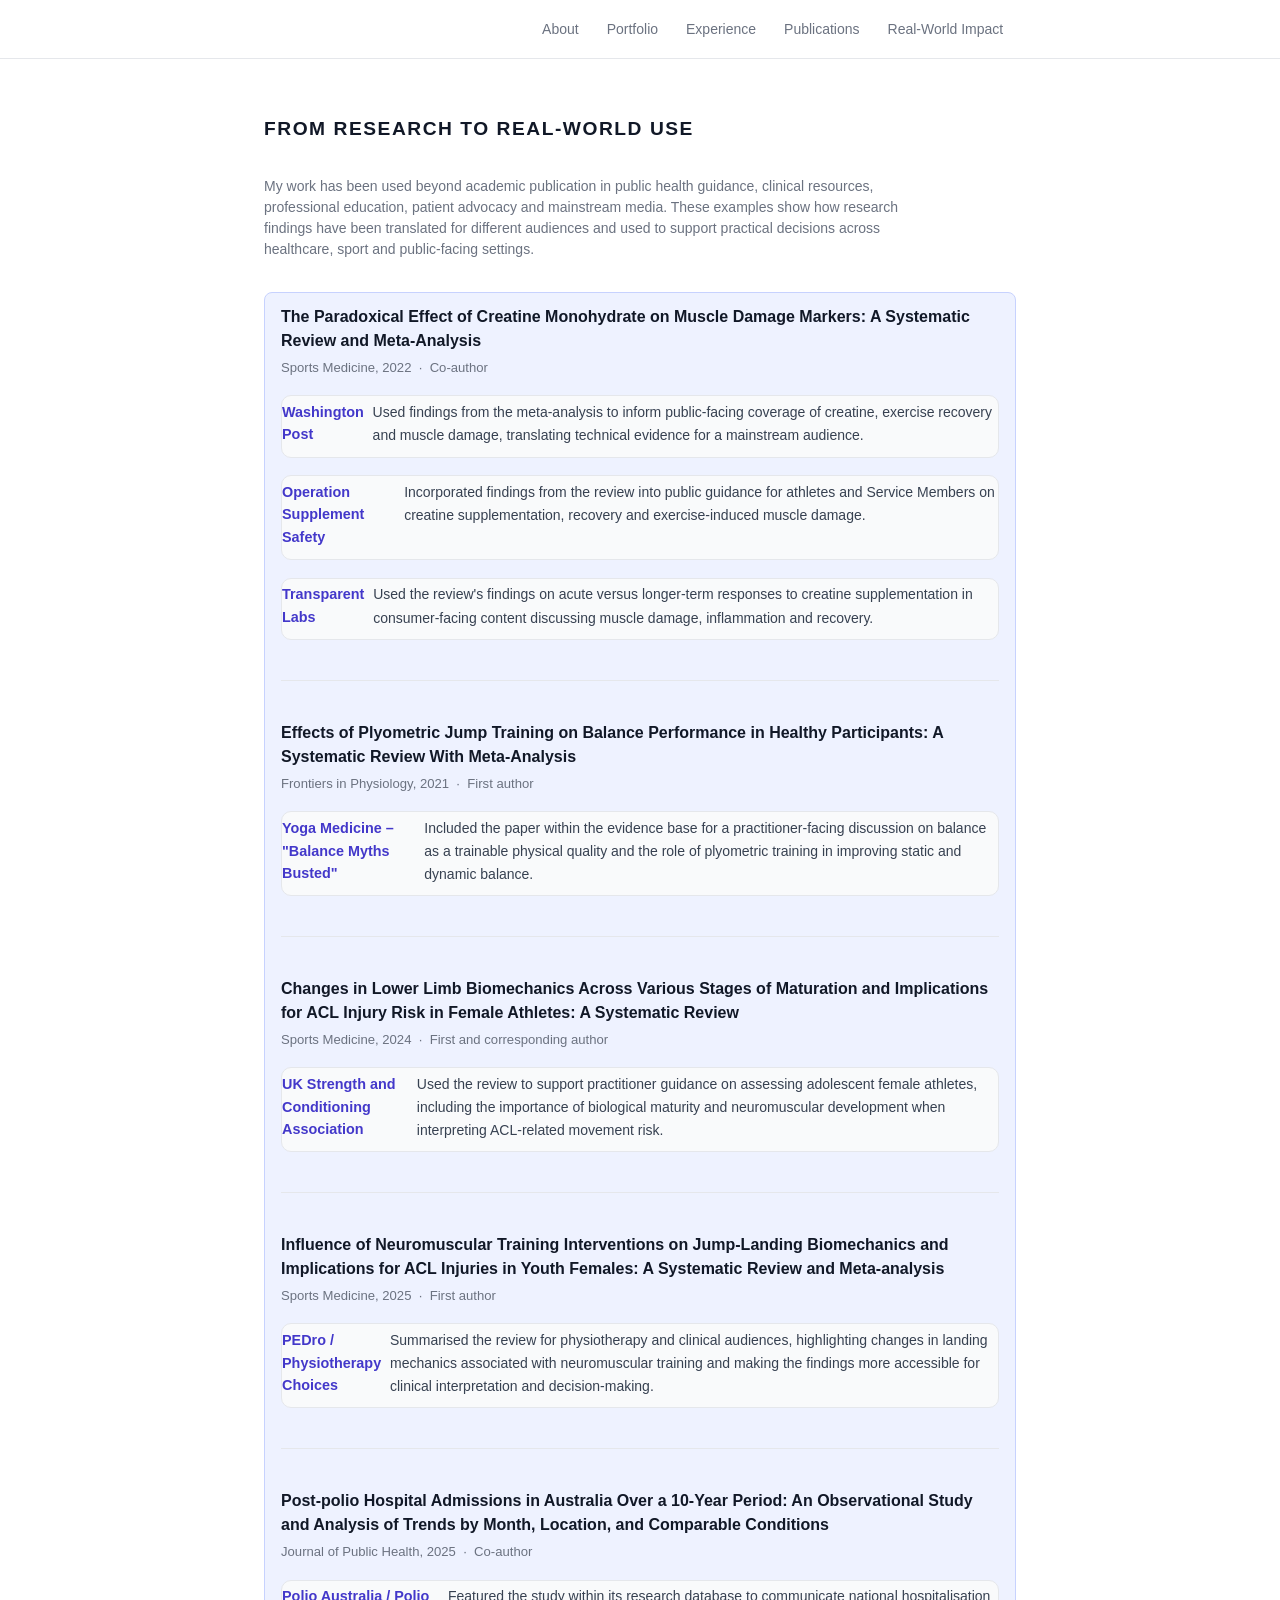
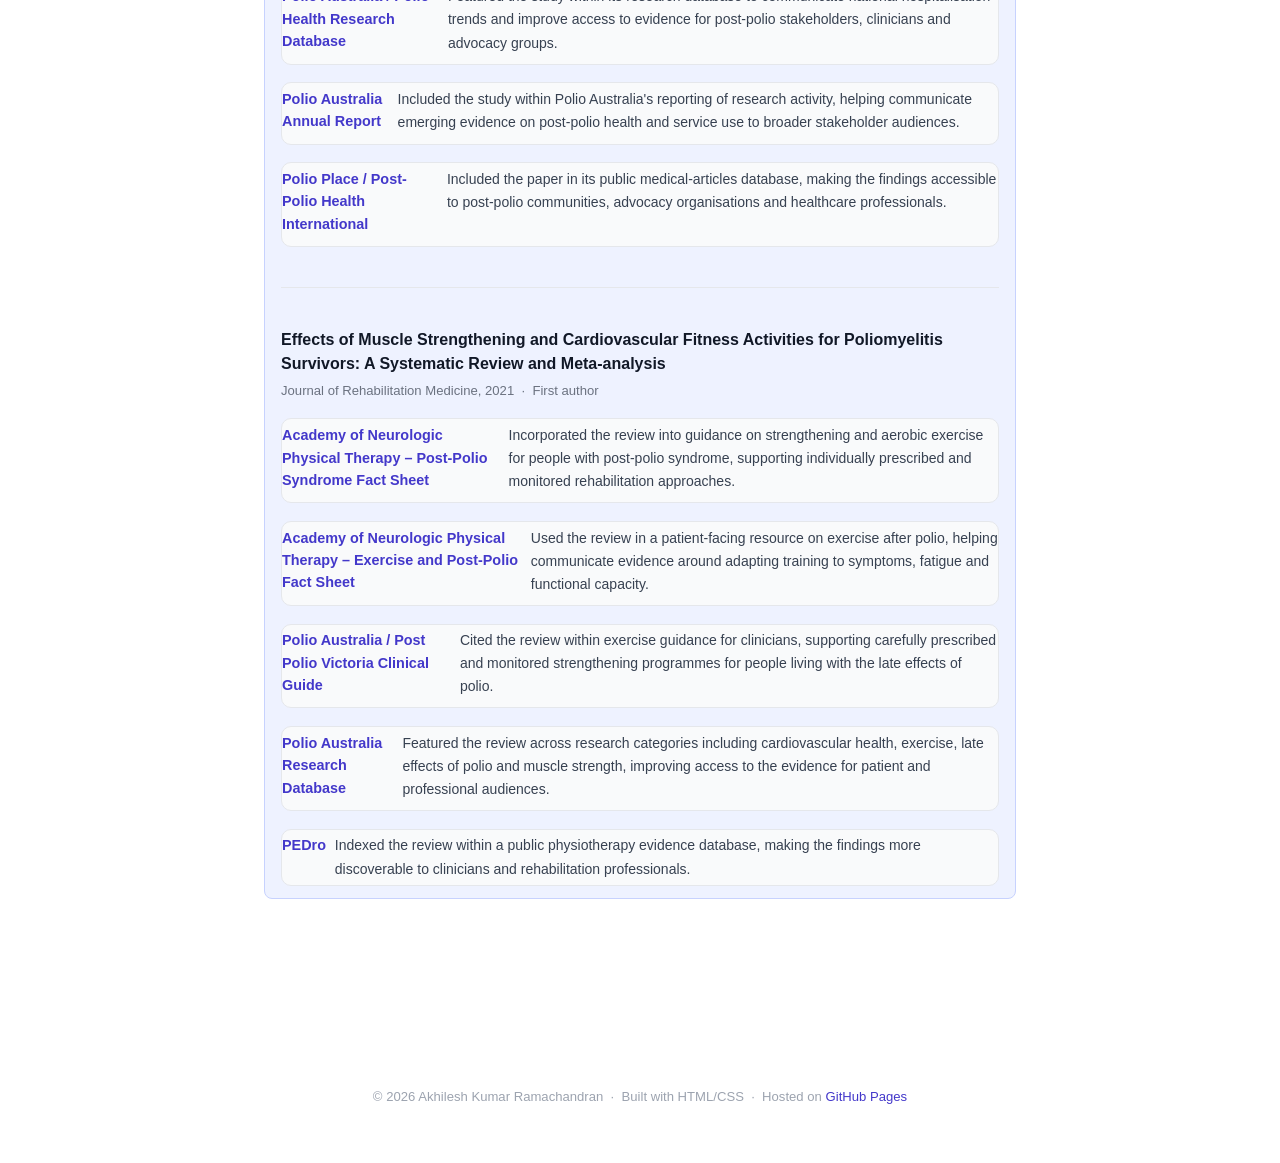
<file: impact.html>
<!DOCTYPE html>
<html lang="en">
<head>
  <meta charset="UTF-8" />
  <meta name="viewport" content="width=device-width, initial-scale=1.0" />
  <title>Real-World Impact &middot; Akhilesh Kumar Ramachandran</title>
  <meta name="description" content="Evidence of peer-reviewed research by Akhilesh Kumar Ramachandran being translated into public, practitioner and patient-facing resources." />
  <link rel="stylesheet" href="style.css" />
</head>
<body>

  <!-- Navigation -->
  <nav>
    <div class="nav-inner">
      <ul>
        <li><a href="index.html">About</a></li>
        <li><a href="projects.html">Portfolio</a></li>
        <li><a href="experience.html">Experience</a></li>
        <li><a href="publications.html">Publications</a></li>
        <li><a href="impact.html">Real-World Impact</a></li>
      </ul>
    </div>
  </nav>

  <main>

    <!-- Impact -->
    <section id="impact">
      <h2>From Research to Real-World Use</h2>
      <p style="margin-bottom:2rem; font-size:0.875rem; color:#6b7280; max-width:640px;">
        My work has been used beyond academic publication in public health guidance, clinical resources, professional education, patient advocacy and mainstream media. These examples show how research findings have been translated for different audiences and used to support practical decisions across healthcare, sport and public-facing settings.
      </p>

      <div class="impact-list">

        <article class="impact-pub">
          <h3><a href="https://doi.org/10.1007/s40279-022-01640-z" target="_blank" rel="noopener">The Paradoxical Effect of Creatine Monohydrate on Muscle Damage Markers: A Systematic Review and Meta-Analysis</a></h3>
          <p class="impact-pub-meta">Sports Medicine, 2022 &nbsp;&middot;&nbsp; Co-author</p>
          <ul class="impact-sources">
            <li class="impact-source">
              <div class="impact-source-name"><a href="https://www.washingtonpost.com/wellness/2022/04/25/workout-recovery-ice-anti-inflammatories-creatine/" target="_blank" rel="noopener">Washington Post</a></div>
              <p class="impact-source-desc">Used findings from the meta-analysis to inform public-facing coverage of creatine, exercise recovery and muscle damage, translating technical evidence for a mainstream audience.</p>
            </li>
            <li class="impact-source">
              <div class="impact-source-name"><a href="https://www.opss.org/article/creatine-monohydrate-dietary-supplement-performance" target="_blank" rel="noopener">Operation Supplement Safety</a></div>
              <p class="impact-source-desc">Incorporated findings from the review into public guidance for athletes and Service Members on creatine supplementation, recovery and exercise-induced muscle damage.</p>
            </li>
            <li class="impact-source">
              <div class="impact-source-name"><a href="https://www.transparentlabs.com/blogs/all/does-creatine-improve-recovery-research" target="_blank" rel="noopener">Transparent Labs</a></div>
              <p class="impact-source-desc">Used the review's findings on acute versus longer-term responses to creatine supplementation in consumer-facing content discussing muscle damage, inflammation and recovery.</p>
            </li>
          </ul>
        </article>

        <article class="impact-pub">
          <h3><a href="https://doi.org/10.3389/fphys.2021.730945" target="_blank" rel="noopener">Effects of Plyometric Jump Training on Balance Performance in Healthy Participants: A Systematic Review With Meta-Analysis</a></h3>
          <p class="impact-pub-meta">Frontiers in Physiology, 2021 &nbsp;&middot;&nbsp; First author</p>
          <ul class="impact-sources">
            <li class="impact-source">
              <div class="impact-source-name"><a href="https://yogamedicine.com/balance-myths/" target="_blank" rel="noopener">Yoga Medicine &ndash; "Balance Myths Busted"</a></div>
              <p class="impact-source-desc">Included the paper within the evidence base for a practitioner-facing discussion on balance as a trainable physical quality and the role of plyometric training in improving static and dynamic balance.</p>
            </li>
          </ul>
        </article>

        <article class="impact-pub">
          <h3><a href="https://doi.org/10.1007/s40279-024-02022-3" target="_blank" rel="noopener">Changes in Lower Limb Biomechanics Across Various Stages of Maturation and Implications for ACL Injury Risk in Female Athletes: A Systematic Review</a></h3>
          <p class="impact-pub-meta">Sports Medicine, 2024 &nbsp;&middot;&nbsp; First and corresponding author</p>
          <ul class="impact-sources">
            <li class="impact-source">
              <div class="impact-source-name"><a href="https://www.uksca.org.uk/blog/71/training-adolescent-female-athletes-managing-barriers-support-and-practical-coaching" target="_blank" rel="noopener">UK Strength and Conditioning Association</a></div>
              <p class="impact-source-desc">Used the review to support practitioner guidance on assessing adolescent female athletes, including the importance of biological maturity and neuromuscular development when interpreting ACL-related movement risk.</p>
            </li>
          </ul>
        </article>

        <article class="impact-pub">
          <h3><a href="https://doi.org/10.1007/s40279-025-02190-w" target="_blank" rel="noopener">Influence of Neuromuscular Training Interventions on Jump-Landing Biomechanics and Implications for ACL Injuries in Youth Females: A Systematic Review and Meta-analysis</a></h3>
          <p class="impact-pub-meta">Sports Medicine, 2025 &nbsp;&middot;&nbsp; First author</p>
          <ul class="impact-sources">
            <li class="impact-source">
              <div class="impact-source-name"><a href="https://search.pedro.org.au/physiotherapy-choices/record-detail/82026" target="_blank" rel="noopener">PEDro / Physiotherapy Choices</a></div>
              <p class="impact-source-desc">Summarised the review for physiotherapy and clinical audiences, highlighting changes in landing mechanics associated with neuromuscular training and making the findings more accessible for clinical interpretation and decision-making.</p>
            </li>
          </ul>
        </article>

        <article class="impact-pub">
          <h3><a href="https://doi.org/10.1093/pubmed/fdaf029" target="_blank" rel="noopener">Post-polio Hospital Admissions in Australia Over a 10-Year Period: An Observational Study and Analysis of Trends by Month, Location, and Comparable Conditions</a></h3>
          <p class="impact-pub-meta">Journal of Public Health, 2025 &nbsp;&middot;&nbsp; Co-author</p>
          <ul class="impact-sources">
            <li class="impact-source">
              <div class="impact-source-name"><a href="https://www.poliohealth.org.au/research-epidemiology/" target="_blank" rel="noopener">Polio Australia / Polio Health Research Database</a></div>
              <p class="impact-source-desc">Featured the study within its research database to communicate national hospitalisation trends and improve access to evidence for post-polio stakeholders, clinicians and advocacy groups.</p>
            </li>
            <li class="impact-source">
              <div class="impact-source-name"><a href="https://www.polioaustralia.org.au/?ddownload=26941" target="_blank" rel="noopener">Polio Australia Annual Report</a></div>
              <p class="impact-source-desc">Included the study within Polio Australia's reporting of research activity, helping communicate emerging evidence on post-polio health and service use to broader stakeholder audiences.</p>
            </li>
            <li class="impact-source">
              <div class="impact-source-name"><a href="https://www.polioplace.org/medical-articles/post-polio-hospital-admissions-australia-over-10-year-period-observational-study-an" target="_blank" rel="noopener">Polio Place / Post-Polio Health International</a></div>
              <p class="impact-source-desc">Included the paper in its public medical-articles database, making the findings accessible to post-polio communities, advocacy organisations and healthcare professionals.</p>
            </li>
          </ul>
        </article>

        <article class="impact-pub">
          <h3><a href="https://doi.org/10.2340/16501977-2832" target="_blank" rel="noopener">Effects of Muscle Strengthening and Cardiovascular Fitness Activities for Poliomyelitis Survivors: A Systematic Review and Meta-analysis</a></h3>
          <p class="impact-pub-meta">Journal of Rehabilitation Medicine, 2021 &nbsp;&middot;&nbsp; First author</p>
          <ul class="impact-sources">
            <li class="impact-source">
              <div class="impact-source-name"><a href="https://neuropt.org/docs/default-source/degenerative-diseases-sig/ddsig-fact-sheets/ddsig-fact-sheet-updates-2022/post-polio-2022.pdf?sfvrsn=c6425d43_2" target="_blank" rel="noopener">Academy of Neurologic Physical Therapy &ndash; Post-Polio Syndrome Fact Sheet</a></div>
              <p class="impact-source-desc">Incorporated the review into guidance on strengthening and aerobic exercise for people with post-polio syndrome, supporting individually prescribed and monitored rehabilitation approaches.</p>
            </li>
            <li class="impact-source">
              <div class="impact-source-name"><a href="https://neuropt.org/docs/default-source/degenerative-diseases-sig/ddsig-fact-sheet-updates-2022/exercise-and-post-polio-2022.pdf?sfvrsn=c7425d43_2" target="_blank" rel="noopener">Academy of Neurologic Physical Therapy &ndash; Exercise and Post-Polio Fact Sheet</a></div>
              <p class="impact-source-desc">Used the review in a patient-facing resource on exercise after polio, helping communicate evidence around adapting training to symptoms, fatigue and functional capacity.</p>
            </li>
            <li class="impact-source">
              <div class="impact-source-name"><a href="https://www.postpoliovictoria.org.au/wp-content/uploads/2022/07/2022-LEoP-Orange-Introduction-to-Clinical-Practice.pdf" target="_blank" rel="noopener">Polio Australia / Post Polio Victoria Clinical Guide</a></div>
              <p class="impact-source-desc">Cited the review within exercise guidance for clinicians, supporting carefully prescribed and monitored strengthening programmes for people living with the late effects of polio.</p>
            </li>
            <li class="impact-source">
              <div class="impact-source-name"><a href="https://www.poliohealth.org.au/research-cardiovascular/" target="_blank" rel="noopener">Polio Australia Research Database</a></div>
              <p class="impact-source-desc">Featured the review across research categories including cardiovascular health, exercise, late effects of polio and muscle strength, improving access to the evidence for patient and professional audiences.</p>
            </li>
            <li class="impact-source">
              <div class="impact-source-name"><a href="https://search.pedro.org.au/search-results/record-detail/65190" target="_blank" rel="noopener">PEDro</a></div>
              <p class="impact-source-desc">Indexed the review within a public physiotherapy evidence database, making the findings more discoverable to clinicians and rehabilitation professionals.</p>
            </li>
          </ul>
        </article>

      </div>
    </section>

  </main>

  <footer>
    &copy; 2026 Akhilesh Kumar Ramachandran &nbsp;&middot;&nbsp;
    Built with HTML/CSS &nbsp;&middot;&nbsp;
    Hosted on <a href="https://pages.github.com">GitHub Pages</a>
  </footer>

</body>
</html>
</file>
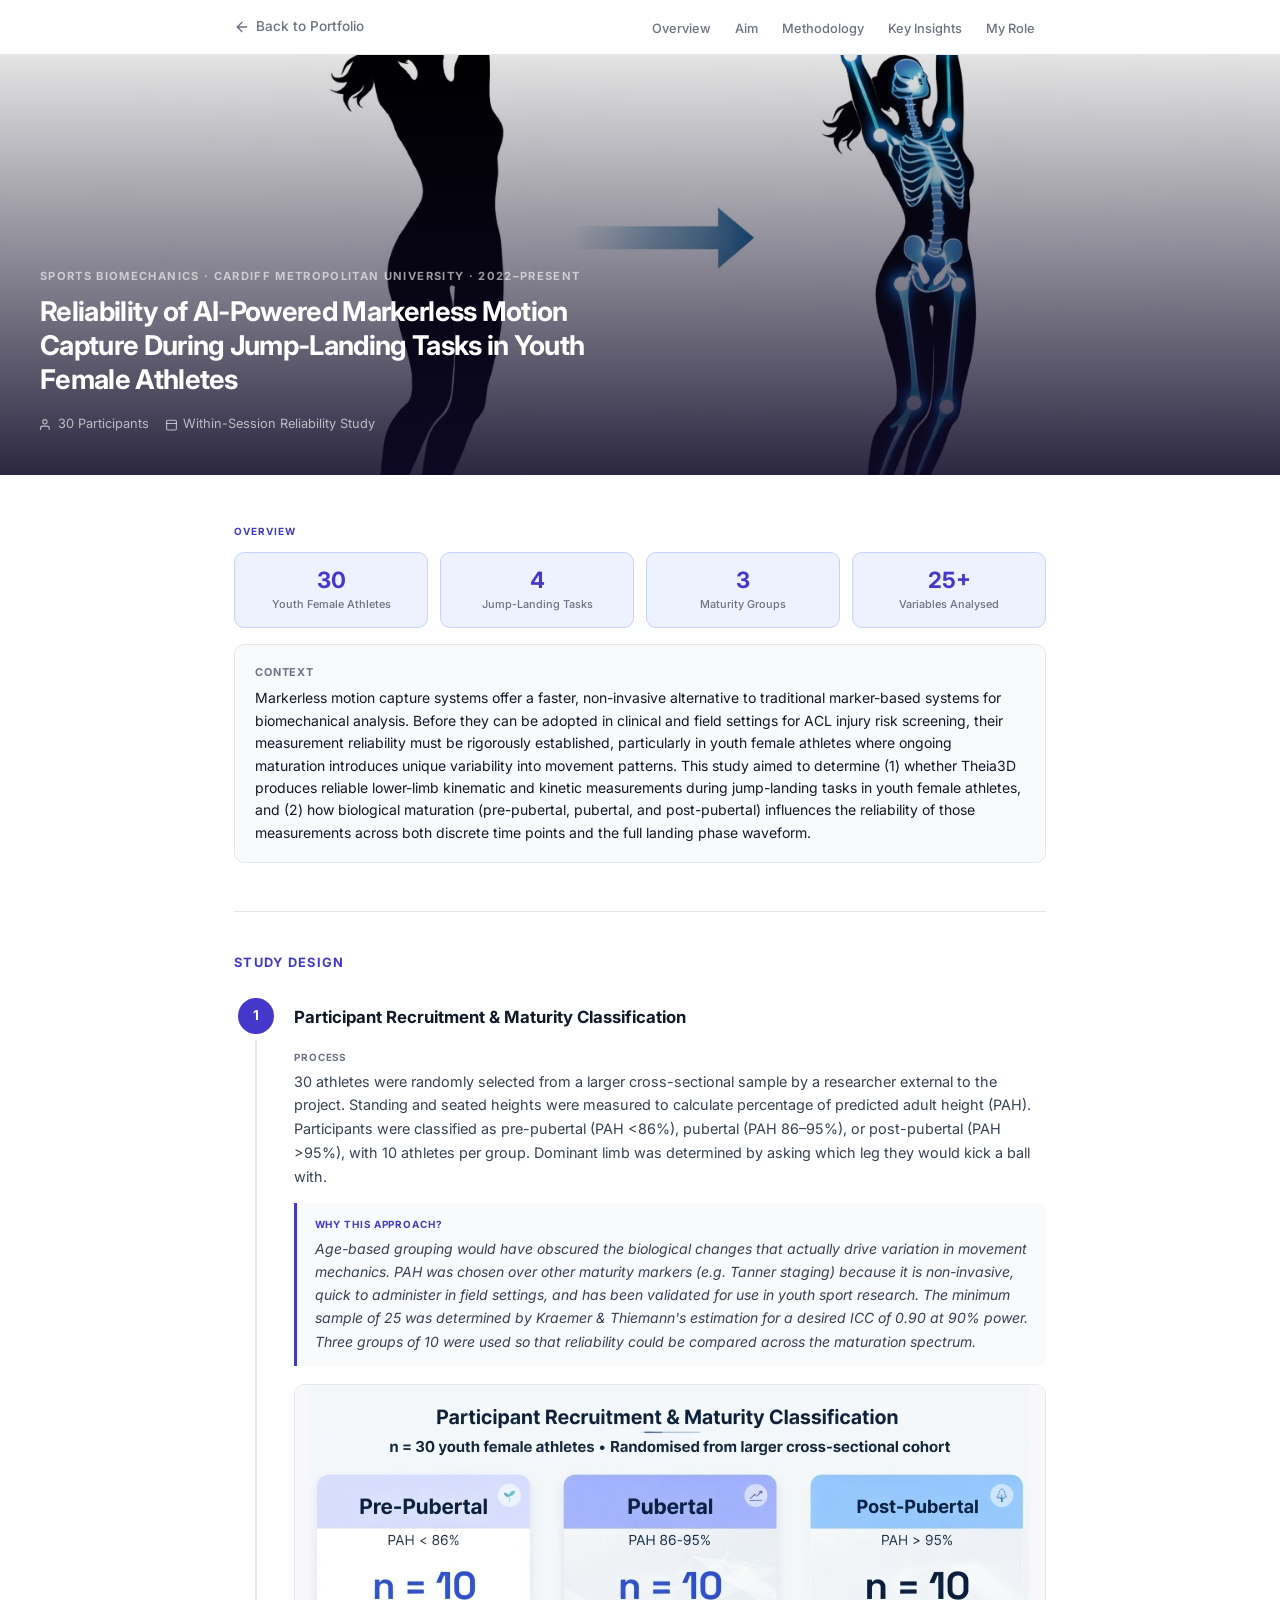
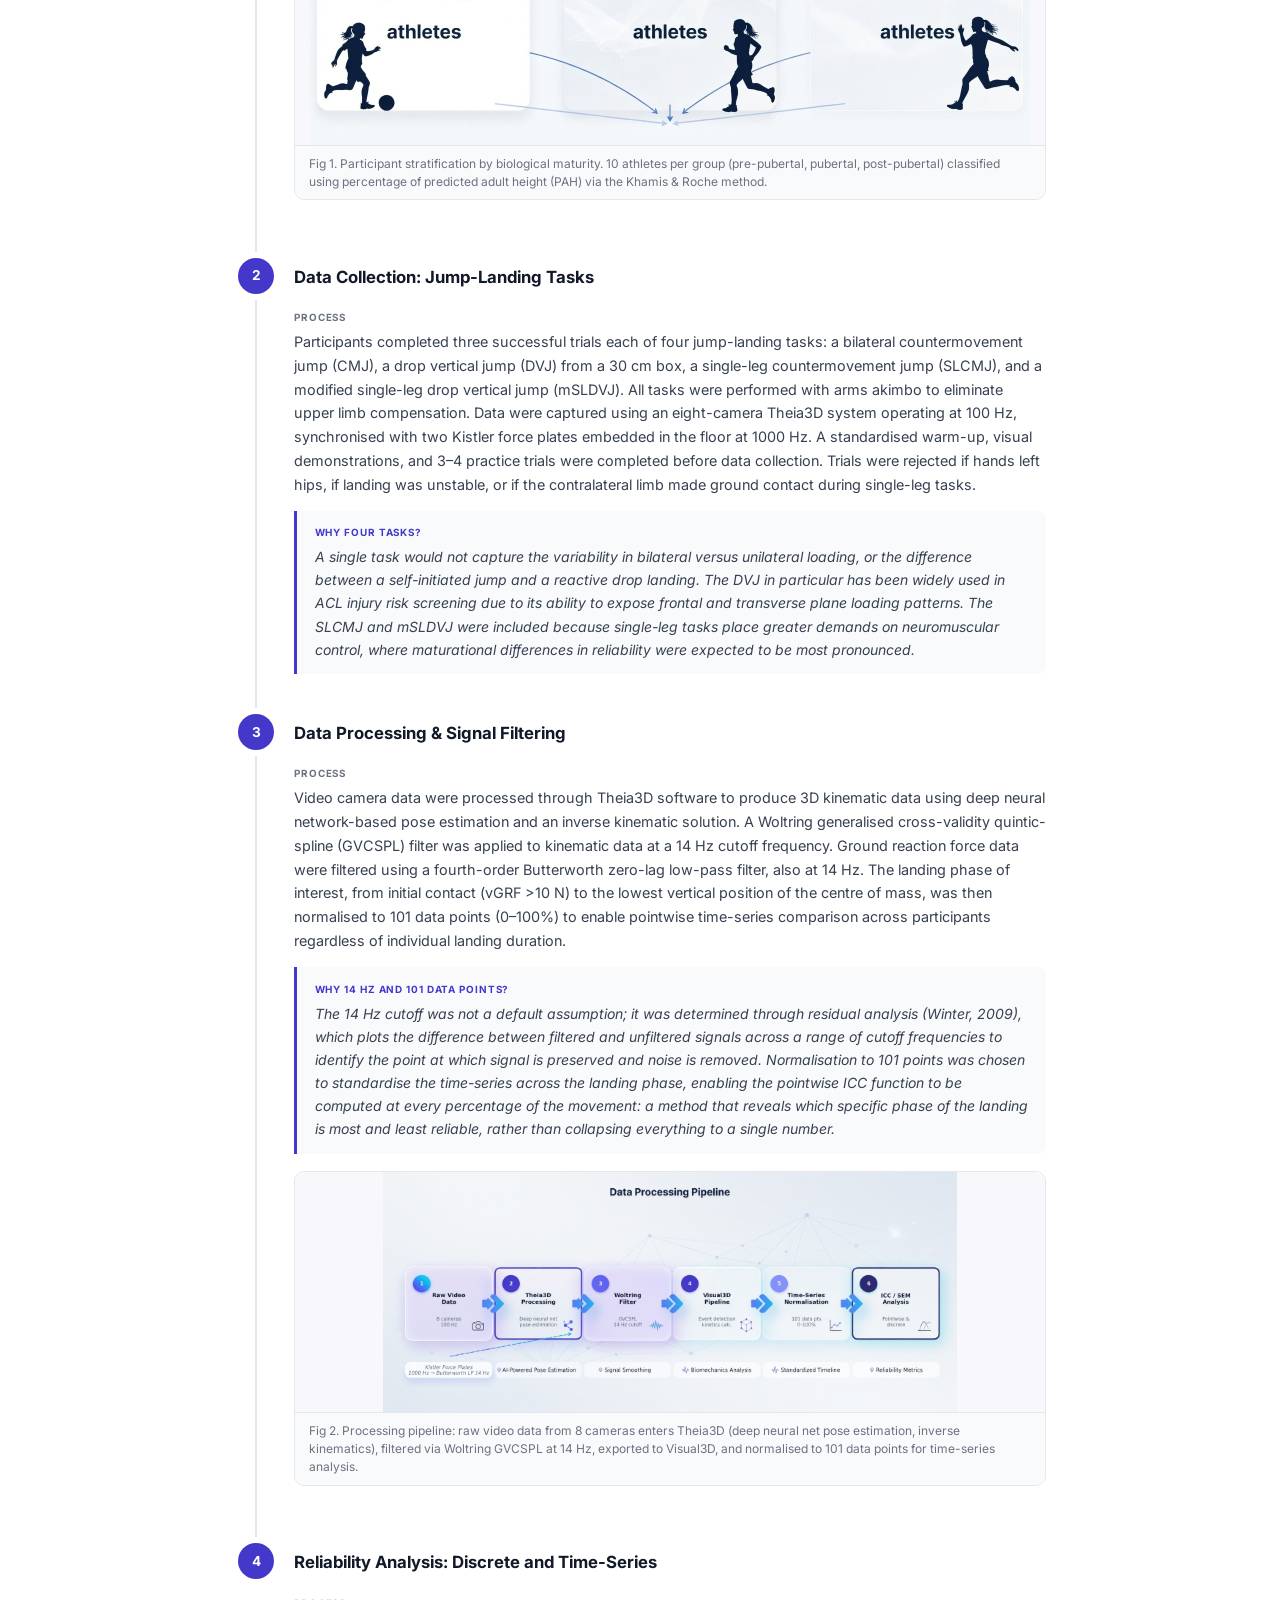
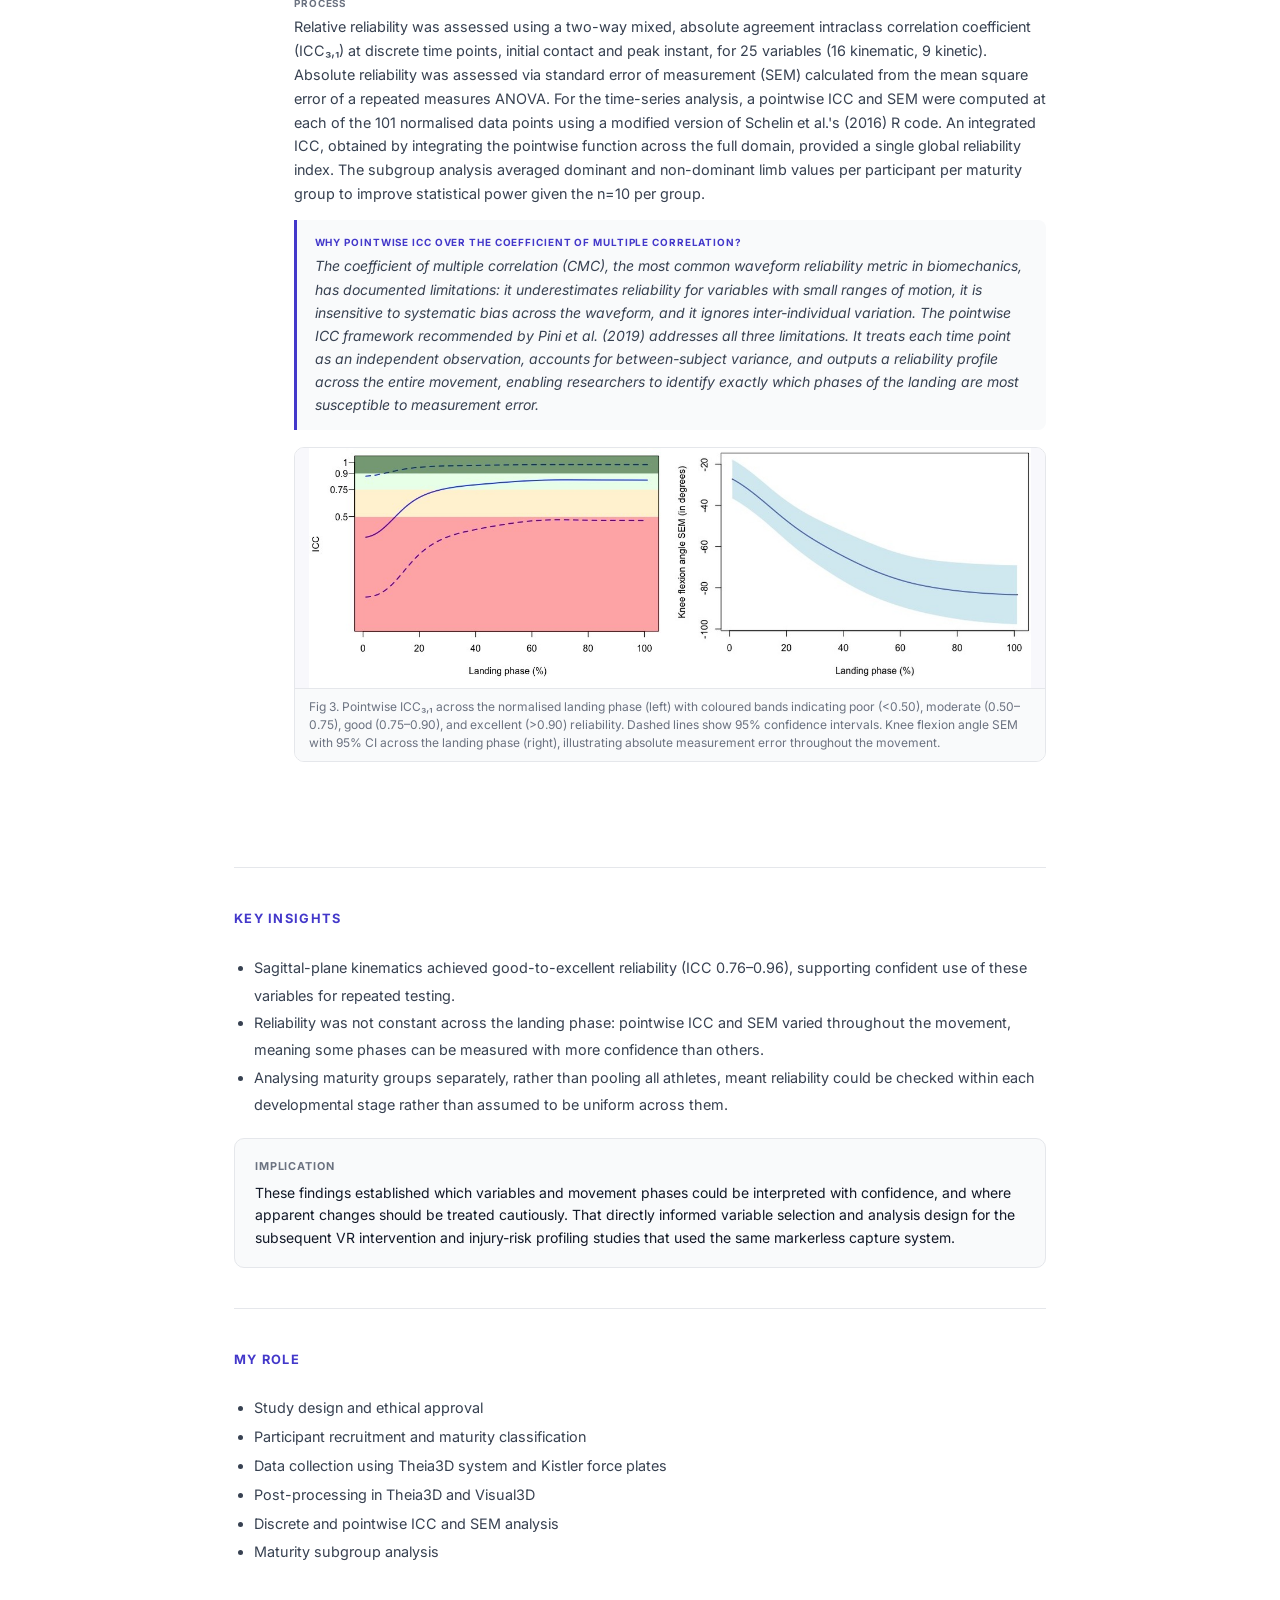
<file: mocap.html>
<!DOCTYPE html>
<html lang="en">
<head>
  <meta charset="UTF-8" />
  <meta name="viewport" content="width=device-width, initial-scale=1.0" />
  <title>AI Motion Capture Reliability — Akhilesh Kumar Ramachandran</title>
  <link rel="preconnect" href="https://fonts.googleapis.com" />
  <link rel="preconnect" href="https://fonts.gstatic.com" crossorigin />
  <link href="https://fonts.googleapis.com/css2?family=Inter:wght@400;500;600;700&display=swap" rel="stylesheet" />
  <style>
    *, *::before, *::after { box-sizing: border-box; margin: 0; padding: 0; }

    :root {
      --accent: #4338ca;
      --accent-light: #eef2ff;
      --accent-border: #c7d2fe;
      --text: #111827;
      --muted: #6b7280;
      --border: #e5e7eb;
      --bg: #ffffff;
      --bg-subtle: #f9fafb;
      --max-w: 860px;
    }

    html { scroll-behavior: smooth; }

    body {
      font-family: 'Inter', -apple-system, BlinkMacSystemFont, sans-serif;
      color: var(--text);
      background: var(--bg);
      font-size: 16px;
      line-height: 1.7;
      -webkit-font-smoothing: antialiased;
    }

    a { color: var(--accent); text-decoration: none; }
    a:hover { text-decoration: underline; }

    /* ── Nav ── */
    nav {
      position: sticky;
      top: 0;
      background: rgba(255,255,255,0.92);
      backdrop-filter: blur(14px);
      border-bottom: 1px solid var(--border);
      z-index: 100;
    }
    .nav-inner {
      max-width: var(--max-w);
      margin: 0 auto;
      padding: 0 1.5rem;
      height: 54px;
      display: flex;
      align-items: center;
      justify-content: space-between;
    }
    .nav-back {
      display: flex;
      align-items: center;
      gap: 0.4rem;
      font-size: 0.85rem;
      font-weight: 500;
      color: var(--muted);
    }
    .nav-back:hover { color: var(--accent); text-decoration: none; }
    .nav-sections {
      display: flex;
      gap: 0.1rem;
      list-style: none;
    }
    .nav-sections a {
      font-size: 0.8rem;
      color: var(--muted);
      font-weight: 500;
      padding: 0.3rem 0.7rem;
      border-radius: 6px;
      transition: color 0.15s, background 0.15s;
    }
    .nav-sections a:hover {
      color: var(--accent);
      background: var(--accent-light);
      text-decoration: none;
    }

    /* ── Layout ── */
    .page { max-width: var(--max-w); margin: 0 auto; padding: 0 1.5rem 4rem; }

    /* ── Hero ── */
    .hero {
      position: relative;
      height: 420px;
      overflow: hidden;
      margin-bottom: 3rem;
    }
    .hero img {
      width: 100%;
      height: 100%;
      object-fit: cover;
      display: block;
    }
    .hero-overlay {
      position: absolute;
      inset: 0;
      background: linear-gradient(to bottom, rgba(0,0,0,0.1) 0%, rgba(15,10,40,0.88) 100%);
      display: flex;
      flex-direction: column;
      justify-content: flex-end;
      padding: 2.5rem;
    }
    .hero-tag {
      font-size: 0.7rem;
      font-weight: 700;
      text-transform: uppercase;
      letter-spacing: 0.12em;
      color: rgba(255,255,255,0.6);
      margin-bottom: 0.6rem;
    }
    .hero h1 {
      font-size: 1.7rem;
      font-weight: 700;
      color: #fff;
      line-height: 1.25;
      letter-spacing: -0.025em;
      max-width: 620px;
      margin-bottom: 1rem;
    }
    .hero-meta {
      display: flex;
      flex-wrap: wrap;
      gap: 1rem;
      font-size: 0.8rem;
      color: rgba(255,255,255,0.65);
    }
    .hero-meta span { display: flex; align-items: center; gap: 0.3rem; }

    /* ── Section labels ── */
    .section-label {
      font-size: 0.62rem;
      font-weight: 700;
      text-transform: uppercase;
      letter-spacing: 0.1em;
      color: var(--accent);
      margin-bottom: 0.75rem;
    }

    /* ── Research questions ── */
    #questions { margin-bottom: 3rem; }
    .questions-grid {
      display: grid;
      grid-template-columns: 1fr 1fr;
      gap: 1rem;
    }
    .question-card {
      background: var(--bg-subtle);
      border: 1px solid var(--border);
      border-radius: 10px;
      padding: 1.25rem 1.4rem;
    }
    .question-card .q-num {
      font-size: 0.65rem;
      font-weight: 700;
      text-transform: uppercase;
      letter-spacing: 0.08em;
      color: var(--accent);
      margin-bottom: 0.5rem;
    }
    .question-card p {
      font-size: 0.9rem;
      font-weight: 500;
      color: var(--text);
      line-height: 1.55;
    }

    /* ── Overview ── */
    #overview { margin-bottom: 3rem; }
    .overview-grid {
      display: grid;
      grid-template-columns: 1fr 1fr;
      gap: 1rem;
      margin-bottom: 1.5rem;
    }
    .overview-block {
      background: var(--bg-subtle);
      border: 1px solid var(--border);
      border-radius: 10px;
      padding: 1.1rem 1.25rem;
    }
    .overview-block h4 {
      font-size: 0.68rem;
      font-weight: 700;
      text-transform: uppercase;
      letter-spacing: 0.08em;
      color: var(--muted);
      margin-bottom: 0.4rem;
    }
    .overview-block p {
      font-size: 0.875rem;
      color: var(--text);
      line-height: 1.6;
    }
    .stat-row {
      display: grid;
      grid-template-columns: repeat(4, 1fr);
      gap: 0.75rem;
    }
    .stat-box {
      text-align: center;
      background: var(--accent-light);
      border: 1px solid var(--accent-border);
      border-radius: 10px;
      padding: 1rem 0.75rem;
    }
    .stat-box .s-n {
      font-size: 1.4rem;
      font-weight: 700;
      color: var(--accent);
      line-height: 1;
      margin-bottom: 0.35rem;
    }
    .stat-box .s-l {
      font-size: 0.68rem;
      color: var(--muted);
      font-weight: 500;
      line-height: 1.3;
    }

    /* ── Divider ── */
    hr { border: none; border-top: 1px solid var(--border); margin: 2.5rem 0; }

    /* ── Stage flow ── */
    #methodology { margin-bottom: 3rem; }
    .stage {
      display: grid;
      grid-template-columns: 44px 1fr;
      gap: 0 1rem;
      margin-bottom: 0;
    }
    .stage-left {
      display: flex;
      flex-direction: column;
      align-items: center;
    }
    .stage-num {
      width: 36px;
      height: 36px;
      border-radius: 50%;
      background: var(--accent);
      color: #fff;
      font-size: 0.85rem;
      font-weight: 700;
      display: flex;
      align-items: center;
      justify-content: center;
      flex-shrink: 0;
    }
    .stage-line {
      width: 2px;
      flex: 1;
      background: var(--border);
      margin: 6px 0;
      min-height: 20px;
    }
    .stage-content { padding-bottom: 2.5rem; }
    .stage-title {
      font-size: 1.05rem;
      font-weight: 700;
      color: var(--text);
      margin-bottom: 1.1rem;
      margin-top: 5px;
    }

    .field { margin-bottom: 0.9rem; }
    .field-label {
      font-size: 0.62rem;
      font-weight: 700;
      text-transform: uppercase;
      letter-spacing: 0.09em;
      color: var(--muted);
      margin-bottom: 0.25rem;
    }
    .field-text {
      font-size: 0.9rem;
      color: #374151;
      line-height: 1.65;
    }

    .why-box {
      background: var(--bg-subtle);
      border-left: 3px solid var(--accent);
      border-radius: 0 8px 8px 0;
      padding: 0.85rem 1.1rem;
      margin-top: 0.75rem;
    }
    .why-box .field-label { color: var(--accent); }
    .why-box .field-text { font-style: italic; font-size: 0.875rem; }

    /* ── Stage image ── */
    .stage-img {
      width: 100%;
      border-radius: 10px;
      overflow: hidden;
      margin: 1.1rem 0;
      border: 1px solid var(--border);
    }
    .stage-img img {
      width: 100%;
      display: block;
      object-fit: cover;
      max-height: 280px;
    }
    .stage-img.contain img {
      object-fit: contain;
      background: #f8f8fc;
      max-height: 240px;
    }
    .img-caption {
      padding: 0.55rem 0.85rem;
      font-size: 0.75rem;
      color: var(--muted);
      background: var(--bg-subtle);
      border-top: 1px solid var(--border);
      line-height: 1.5;
    }

    /* ── Two-column image layout ── */
    .img-pair {
      display: grid;
      grid-template-columns: 1fr 1fr;
      gap: 0.75rem;
      margin: 1.1rem 0;
    }

    /* ── Constraints / informed-by tags ── */
    .tag-list {
      display: flex;
      flex-wrap: wrap;
      gap: 0.4rem;
      margin-top: 0.25rem;
    }
    .tag {
      font-size: 0.73rem;
      font-weight: 500;
      padding: 0.25rem 0.7rem;
      border-radius: 9999px;
      background: var(--bg-subtle);
      border: 1px solid var(--border);
      color: var(--text);
    }

    /* ── Publication footer ── */
    .pub-section {
      background: var(--bg-subtle);
      border: 1px solid var(--border);
      border-radius: 12px;
      padding: 1.5rem 1.75rem;
      display: flex;
      align-items: center;
      justify-content: space-between;
      gap: 1rem;
      flex-wrap: wrap;
    }
    .pub-section h3 {
      font-size: 0.95rem;
      font-weight: 700;
      margin-bottom: 0.25rem;
    }
    .pub-section p {
      font-size: 0.84rem;
      color: var(--muted);
    }
    .btn {
      display: inline-block;
      padding: 0.6rem 1.2rem;
      background: var(--accent);
      color: #fff;
      font-size: 0.83rem;
      font-weight: 600;
      border-radius: 8px;
      white-space: nowrap;
    }
    .btn:hover { background: #3730a3; text-decoration: none; }
    .btn-outline {
      background: transparent;
      border: 1.5px solid var(--accent);
      color: var(--accent);
    }
    .btn-outline:hover { background: var(--accent-light); }

    @media (max-width: 640px) {
      .hero h1 { font-size: 1.25rem; }
      .questions-grid, .overview-grid, .img-pair { grid-template-columns: 1fr; }
      .stat-row { grid-template-columns: repeat(2, 1fr); }
      .nav-sections { display: none; }
    }
  </style>
</head>
<body>

  <!-- Navigation -->
  <nav>
    <div class="nav-inner">
      <a href="projects.html" class="nav-back">
        <svg width="16" height="16" viewBox="0 0 24 24" fill="none" stroke="currentColor" stroke-width="2" stroke-linecap="round" stroke-linejoin="round"><line x1="19" y1="12" x2="5" y2="12"/><polyline points="12 19 5 12 12 5"/></svg>
        Back to Portfolio
      </a>
      <ul class="nav-sections">
        <li><a href="#overview">Overview</a></li>
        <li><a href="#aim">Aim</a></li>
        <li><a href="#methodology">Methodology</a></li>
        <li><a href="#insights">Key Insights</a></li>
        <li><a href="#my-role">My Role</a></li>
      </ul>
    </div>
  </nav>

  <!-- Hero -->
  <div class="hero">
    <img src="mocap6.jpg" alt="Markerless motion capture" />
    <div class="hero-overlay">
      <div class="hero-tag">Sports Biomechanics &middot; Cardiff Metropolitan University &middot; 2022–Present</div>
      <h1>Reliability of AI-Powered Markerless Motion Capture During Jump-Landing Tasks in Youth Female Athletes</h1>
      <div class="hero-meta">
        <span>
          <svg width="13" height="13" viewBox="0 0 24 24" fill="none" stroke="currentColor" stroke-width="2" stroke-linecap="round" stroke-linejoin="round"><path d="M17 21v-2a4 4 0 0 0-4-4H5a4 4 0 0 0-4 4v2"/><circle cx="9" cy="7" r="4"/></svg>
          30 Participants
        </span>
        <span>
          <svg width="13" height="13" viewBox="0 0 24 24" fill="none" stroke="currentColor" stroke-width="2" stroke-linecap="round" stroke-linejoin="round"><rect x="3" y="4" width="18" height="18" rx="2"/><line x1="3" y1="10" x2="21" y2="10"/></svg>
          Within-Session Reliability Study
        </span>
      </div>
    </div>
  </div>

  <div class="page">

    <!-- Overview + Aim -->
    <section id="overview">
      <p class="section-label">Overview</p>
      <div class="stat-row">
        <div class="stat-box">
          <div class="s-n">30</div>
          <div class="s-l">Youth Female Athletes</div>
        </div>
        <div class="stat-box">
          <div class="s-n">4</div>
          <div class="s-l">Jump-Landing Tasks</div>
        </div>
        <div class="stat-box">
          <div class="s-n">3</div>
          <div class="s-l">Maturity Groups</div>
        </div>
        <div class="stat-box">
          <div class="s-n">25+</div>
          <div class="s-l">Variables Analysed</div>
        </div>
      </div>
      <div class="overview-block" style="margin-top:1rem;" id="aim">
        <h4>Context</h4>
        <p>Markerless motion capture systems offer a faster, non-invasive alternative to traditional marker-based systems for biomechanical analysis. Before they can be adopted in clinical and field settings for ACL injury risk screening, their measurement reliability must be rigorously established, particularly in youth female athletes where ongoing maturation introduces unique variability into movement patterns. This study aimed to determine (1) whether Theia3D produces reliable lower-limb kinematic and kinetic measurements during jump-landing tasks in youth female athletes, and (2) how biological maturation (pre-pubertal, pubertal, and post-pubertal) influences the reliability of those measurements across both discrete time points and the full landing phase waveform.</p>
      </div>
    </section>

    <hr />

    <!-- Methodology -->
    <section id="methodology">
      <p class="section-label" style="font-size:0.8rem;margin-bottom:1.5rem;">Study Design</p>

      <!-- Stage 1 -->
      <div class="stage">
        <div class="stage-left">
          <div class="stage-num">1</div>
          <div class="stage-line"></div>
        </div>
        <div class="stage-content">
          <div class="stage-title">Participant Recruitment &amp; Maturity Classification</div>

          <div class="field">
            <div class="field-label">Process</div>
            <div class="field-text">30 athletes were randomly selected from a larger cross-sectional sample by a researcher external to the project. Standing and seated heights were measured to calculate percentage of predicted adult height (PAH). Participants were classified as pre-pubertal (PAH &lt;86%), pubertal (PAH 86–95%), or post-pubertal (PAH &gt;95%), with 10 athletes per group. Dominant limb was determined by asking which leg they would kick a ball with.</div>
          </div>

          <div class="why-box">
            <div class="field-label">Why this approach?</div>
            <div class="field-text">Age-based grouping would have obscured the biological changes that actually drive variation in movement mechanics. PAH was chosen over other maturity markers (e.g. Tanner staging) because it is non-invasive, quick to administer in field settings, and has been validated for use in youth sport research. The minimum sample of 25 was determined by Kraemer &amp; Thiemann's estimation for a desired ICC of 0.90 at 90% power. Three groups of 10 were used so that reliability could be compared across the maturation spectrum.</div>
          </div>

          <div class="stage-img contain" style="max-height:none;">
            <img src="mocap2.jpg" alt="Participant maturity classification: three groups" style="max-height:360px;" />
            <div class="img-caption">Fig 1. Participant stratification by biological maturity. 10 athletes per group (pre-pubertal, pubertal, post-pubertal) classified using percentage of predicted adult height (PAH) via the Khamis &amp; Roche method.</div>
          </div>
        </div>
      </div>

      <!-- Stage 2 -->
      <div class="stage">
        <div class="stage-left">
          <div class="stage-num">2</div>
          <div class="stage-line"></div>
        </div>
        <div class="stage-content">
          <div class="stage-title">Data Collection: Jump-Landing Tasks</div>

          <div class="field">
            <div class="field-label">Process</div>
            <div class="field-text">Participants completed three successful trials each of four jump-landing tasks: a bilateral countermovement jump (CMJ), a drop vertical jump (DVJ) from a 30 cm box, a single-leg countermovement jump (SLCMJ), and a modified single-leg drop vertical jump (mSLDVJ). All tasks were performed with arms akimbo to eliminate upper limb compensation. Data were captured using an eight-camera Theia3D system operating at 100 Hz, synchronised with two Kistler force plates embedded in the floor at 1000 Hz. A standardised warm-up, visual demonstrations, and 3–4 practice trials were completed before data collection. Trials were rejected if hands left hips, if landing was unstable, or if the contralateral limb made ground contact during single-leg tasks.</div>
          </div>

          <div class="why-box">
            <div class="field-label">Why four tasks?</div>
            <div class="field-text">A single task would not capture the variability in bilateral versus unilateral loading, or the difference between a self-initiated jump and a reactive drop landing. The DVJ in particular has been widely used in ACL injury risk screening due to its ability to expose frontal and transverse plane loading patterns. The SLCMJ and mSLDVJ were included because single-leg tasks place greater demands on neuromuscular control, where maturational differences in reliability were expected to be most pronounced.</div>
          </div>

        </div>
      </div>

      <!-- Stage 3 -->
      <div class="stage">
        <div class="stage-left">
          <div class="stage-num">3</div>
          <div class="stage-line"></div>
        </div>
        <div class="stage-content">
          <div class="stage-title">Data Processing &amp; Signal Filtering</div>

          <div class="field">
            <div class="field-label">Process</div>
            <div class="field-text">Video camera data were processed through Theia3D software to produce 3D kinematic data using deep neural network-based pose estimation and an inverse kinematic solution. A Woltring generalised cross-validity quintic-spline (GVCSPL) filter was applied to kinematic data at a 14 Hz cutoff frequency. Ground reaction force data were filtered using a fourth-order Butterworth zero-lag low-pass filter, also at 14 Hz. The landing phase of interest, from initial contact (vGRF &gt;10 N) to the lowest vertical position of the centre of mass, was then normalised to 101 data points (0–100%) to enable pointwise time-series comparison across participants regardless of individual landing duration.</div>
          </div>

          <div class="why-box">
            <div class="field-label">Why 14 Hz and 101 data points?</div>
            <div class="field-text">The 14 Hz cutoff was not a default assumption; it was determined through residual analysis (Winter, 2009), which plots the difference between filtered and unfiltered signals across a range of cutoff frequencies to identify the point at which signal is preserved and noise is removed. Normalisation to 101 points was chosen to standardise the time-series across the landing phase, enabling the pointwise ICC function to be computed at every percentage of the movement: a method that reveals which specific phase of the landing is most and least reliable, rather than collapsing everything to a single number.</div>
          </div>

          <div class="stage-img contain">
            <img src="mocap5.jpg" alt="Data processing pipeline" />
            <div class="img-caption">Fig 2. Processing pipeline: raw video data from 8 cameras enters Theia3D (deep neural net pose estimation, inverse kinematics), filtered via Woltring GVCSPL at 14 Hz, exported to Visual3D, and normalised to 101 data points for time-series analysis.</div>
          </div>
        </div>
      </div>

      <!-- Stage 4 -->
      <div class="stage">
        <div class="stage-left">
          <div class="stage-num">4</div>
        </div>
        <div class="stage-content">
          <div class="stage-title">Reliability Analysis: Discrete and Time-Series</div>

          <div class="field">
            <div class="field-label">Process</div>
            <div class="field-text">Relative reliability was assessed using a two-way mixed, absolute agreement intraclass correlation coefficient (ICC₃,₁) at discrete time points, initial contact and peak instant, for 25 variables (16 kinematic, 9 kinetic). Absolute reliability was assessed via standard error of measurement (SEM) calculated from the mean square error of a repeated measures ANOVA. For the time-series analysis, a pointwise ICC and SEM were computed at each of the 101 normalised data points using a modified version of Schelin et al.'s (2016) R code. An integrated ICC, obtained by integrating the pointwise function across the full domain, provided a single global reliability index. The subgroup analysis averaged dominant and non-dominant limb values per participant per maturity group to improve statistical power given the n=10 per group.</div>
          </div>

          <div class="why-box">
            <div class="field-label">Why pointwise ICC over the coefficient of multiple correlation?</div>
            <div class="field-text">The coefficient of multiple correlation (CMC), the most common waveform reliability metric in biomechanics, has documented limitations: it underestimates reliability for variables with small ranges of motion, it is insensitive to systematic bias across the waveform, and it ignores inter-individual variation. The pointwise ICC framework recommended by Pini et al. (2019) addresses all three limitations. It treats each time point as an independent observation, accounts for between-subject variance, and outputs a reliability profile across the entire movement, enabling researchers to identify exactly which phases of the landing are most susceptible to measurement error.</div>
          </div>

          <div class="stage-img contain">
            <img src="mocap_icc.jpg" alt="Pointwise ICC reliability curves" />
            <div class="img-caption">Fig 3. Pointwise ICC₃,₁ across the normalised landing phase (left) with coloured bands indicating poor (&lt;0.50), moderate (0.50–0.75), good (0.75–0.90), and excellent (&gt;0.90) reliability. Dashed lines show 95% confidence intervals. Knee flexion angle SEM with 95% CI across the landing phase (right), illustrating absolute measurement error throughout the movement.</div>
          </div>
        </div>
      </div>
    </section>

    <hr />

    <!-- Key Insights -->
    <section id="insights">
      <p class="section-label" style="font-size:0.8rem;margin-bottom:1.5rem;">Key Insights</p>
      <ul style="list-style:disc;padding-left:1.25rem;font-size:0.9rem;color:#374151;line-height:1.9;">
        <li>Sagittal-plane kinematics achieved good-to-excellent reliability (ICC 0.76&ndash;0.96), supporting confident use of these variables for repeated testing.</li>
        <li>Reliability was not constant across the landing phase: pointwise ICC and SEM varied throughout the movement, meaning some phases can be measured with more confidence than others.</li>
        <li>Analysing maturity groups separately, rather than pooling all athletes, meant reliability could be checked within each developmental stage rather than assumed to be uniform across them.</li>
      </ul>
      <div class="overview-block" style="margin-top:1.25rem;">
        <h4>Implication</h4>
        <p>These findings established which variables and movement phases could be interpreted with confidence, and where apparent changes should be treated cautiously. That directly informed variable selection and analysis design for the subsequent VR intervention and injury-risk profiling studies that used the same markerless capture system.</p>
      </div>
    </section>

    <hr />

    <!-- My Role -->
    <section id="my-role">
      <p class="section-label" style="font-size:0.8rem;margin-bottom:1.5rem;">My Role</p>
      <ul style="list-style:disc;padding-left:1.25rem;font-size:0.9rem;color:#374151;line-height:2;">
        <li>Study design and ethical approval</li>
        <li>Participant recruitment and maturity classification</li>
        <li>Data collection using Theia3D system and Kistler force plates</li>
        <li>Post-processing in Theia3D and Visual3D</li>
        <li>Discrete and pointwise ICC and SEM analysis</li>
        <li>Maturity subgroup analysis</li>
      </ul>
    </section>

  </div><!-- /page -->

</body>
</html>
</file>
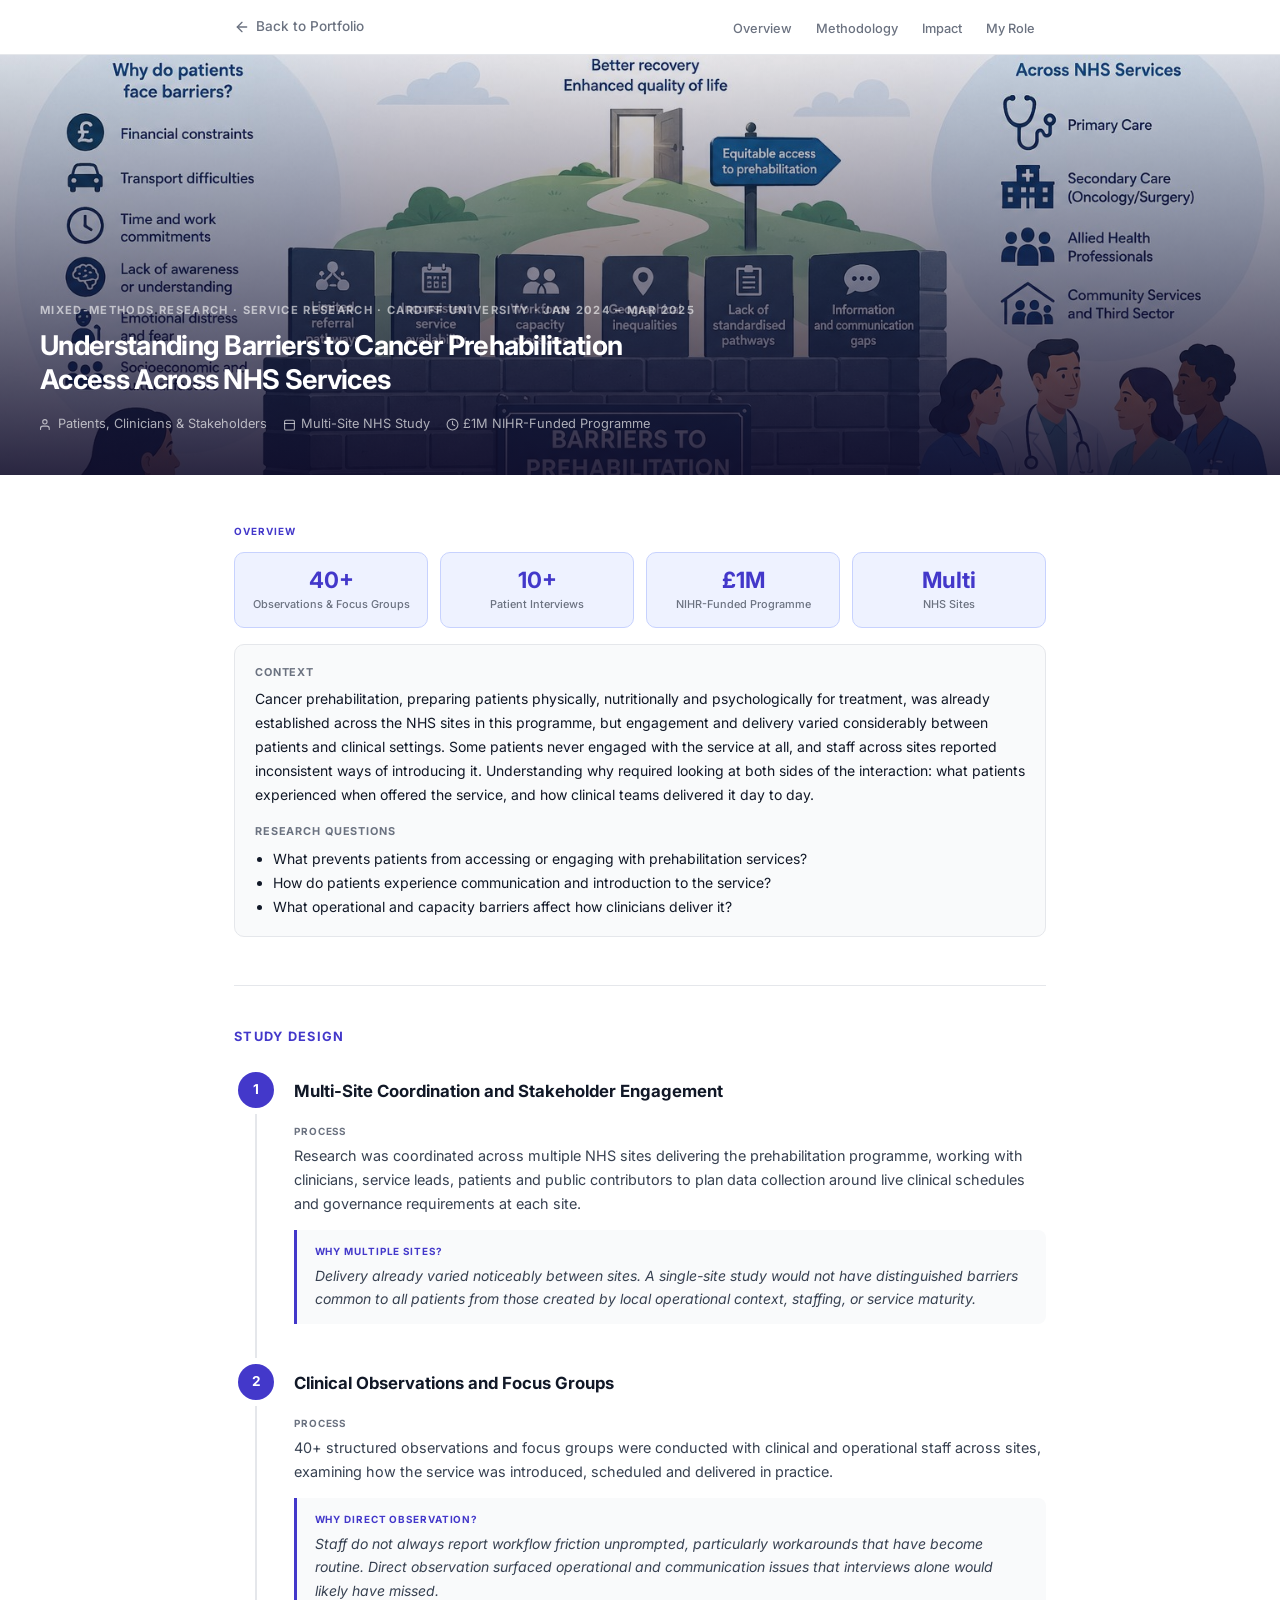
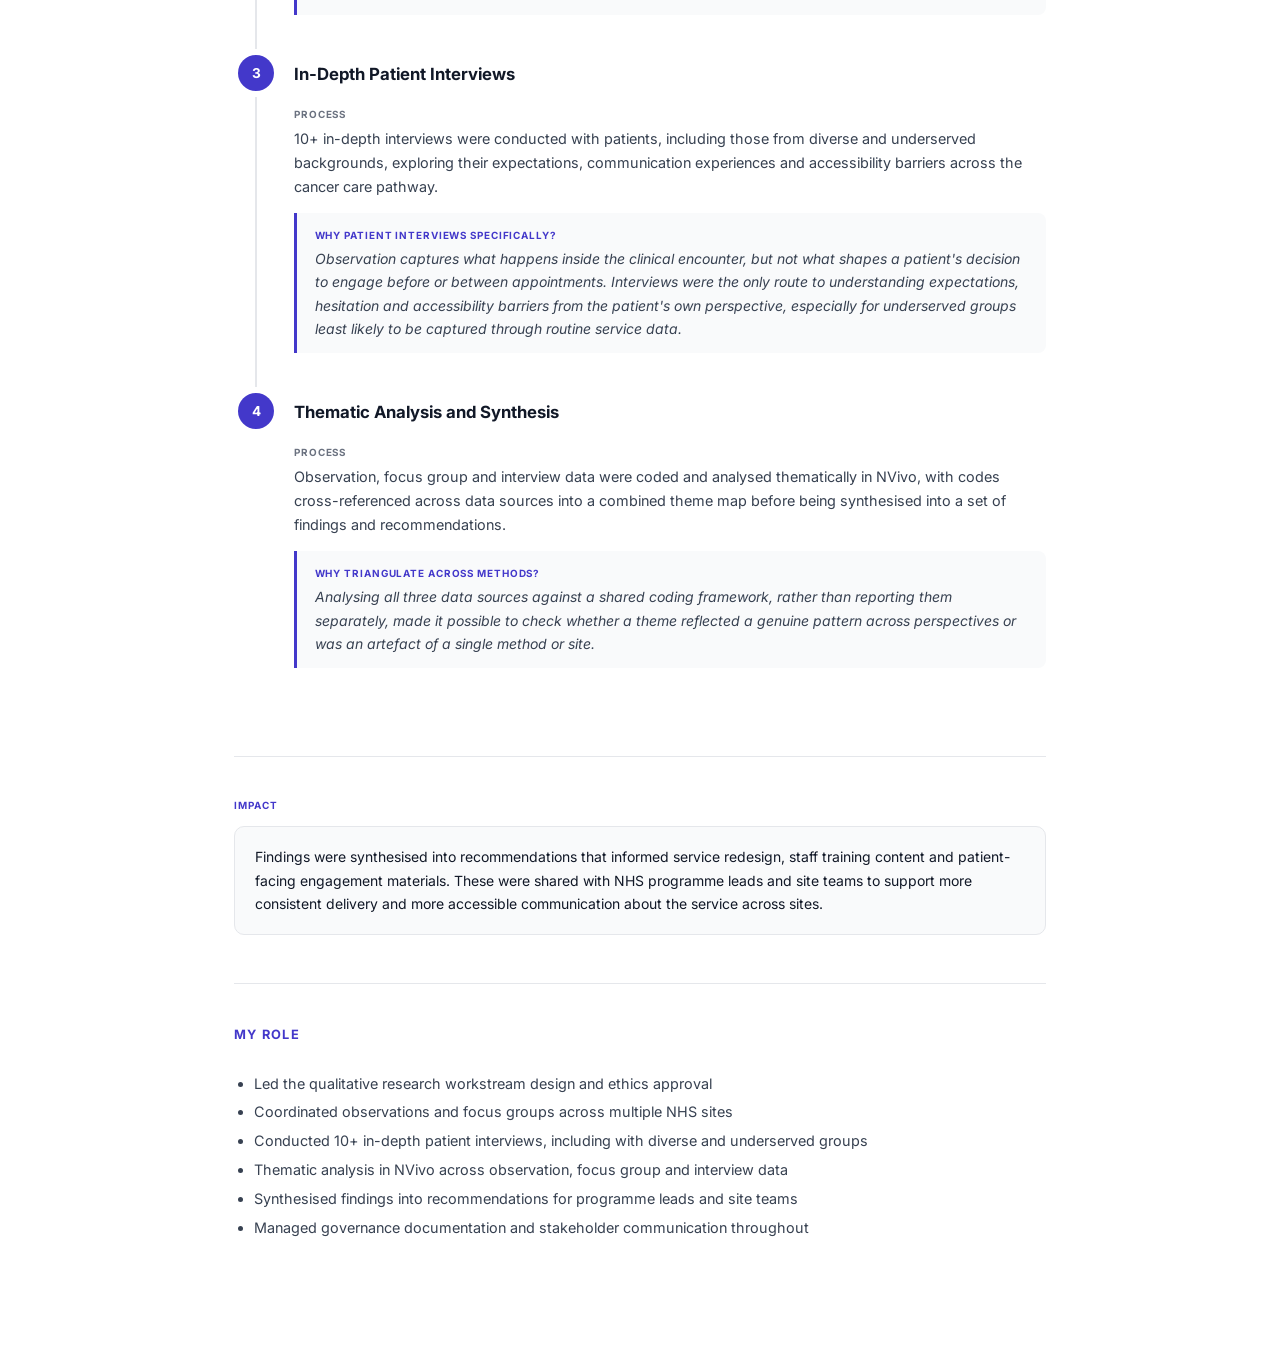
<file: nhs.html>
<!DOCTYPE html>
<html lang="en">
<head>
  <meta charset="UTF-8" />
  <meta name="viewport" content="width=device-width, initial-scale=1.0" />
  <title>Understanding Barriers to Cancer Prehabilitation Access — Akhilesh Kumar Ramachandran</title>
  <link rel="preconnect" href="https://fonts.googleapis.com" />
  <link rel="preconnect" href="https://fonts.gstatic.com" crossorigin />
  <link href="https://fonts.googleapis.com/css2?family=Inter:wght@400;500;600;700&display=swap" rel="stylesheet" />
  <style>
    *, *::before, *::after { box-sizing: border-box; margin: 0; padding: 0; }

    :root {
      --accent: #4338ca;
      --accent-light: #eef2ff;
      --accent-border: #c7d2fe;
      --text: #111827;
      --muted: #6b7280;
      --border: #e5e7eb;
      --bg: #ffffff;
      --bg-subtle: #f9fafb;
      --max-w: 860px;
    }

    html { scroll-behavior: smooth; }

    body {
      font-family: 'Inter', -apple-system, BlinkMacSystemFont, sans-serif;
      color: var(--text);
      background: var(--bg);
      font-size: 16px;
      line-height: 1.7;
      -webkit-font-smoothing: antialiased;
    }

    a { color: var(--accent); text-decoration: none; }
    a:hover { text-decoration: underline; }

    nav {
      position: sticky;
      top: 0;
      background: rgba(255,255,255,0.92);
      backdrop-filter: blur(14px);
      border-bottom: 1px solid var(--border);
      z-index: 100;
    }
    .nav-inner {
      max-width: var(--max-w);
      margin: 0 auto;
      padding: 0 1.5rem;
      height: 54px;
      display: flex;
      align-items: center;
      justify-content: space-between;
    }
    .nav-back {
      display: flex;
      align-items: center;
      gap: 0.4rem;
      font-size: 0.85rem;
      font-weight: 500;
      color: var(--muted);
    }
    .nav-back:hover { color: var(--accent); text-decoration: none; }
    .nav-sections { display: flex; gap: 0.1rem; list-style: none; }
    .nav-sections a {
      font-size: 0.8rem;
      color: var(--muted);
      font-weight: 500;
      padding: 0.3rem 0.7rem;
      border-radius: 6px;
      transition: color 0.15s, background 0.15s;
    }
    .nav-sections a:hover { color: var(--accent); background: var(--accent-light); text-decoration: none; }

    .page { max-width: var(--max-w); margin: 0 auto; padding: 0 1.5rem 4rem; }

    .hero {
      position: relative;
      height: 420px;
      overflow: hidden;
      margin-bottom: 3rem;
    }
    .hero img {
      width: 100%;
      height: 100%;
      object-fit: cover;
      display: block;
    }
    .hero-overlay {
      position: absolute;
      inset: 0;
      background: linear-gradient(to bottom, rgba(30,27,75,0.1) 0%, rgba(15,10,40,0.88) 100%);
      display: flex;
      flex-direction: column;
      justify-content: flex-end;
      padding: 2.5rem;
    }
    .hero-tag {
      font-size: 0.7rem;
      font-weight: 700;
      text-transform: uppercase;
      letter-spacing: 0.12em;
      color: rgba(255,255,255,0.6);
      margin-bottom: 0.6rem;
    }
    .hero h1 {
      font-size: 1.7rem;
      font-weight: 700;
      color: #fff;
      line-height: 1.25;
      letter-spacing: -0.025em;
      max-width: 620px;
      margin-bottom: 1rem;
    }
    .hero-meta {
      display: flex;
      flex-wrap: wrap;
      gap: 1rem;
      font-size: 0.8rem;
      color: rgba(255,255,255,0.65);
    }
    .hero-meta span { display: flex; align-items: center; gap: 0.3rem; }

    .section-label {
      font-size: 0.62rem;
      font-weight: 700;
      text-transform: uppercase;
      letter-spacing: 0.1em;
      color: var(--accent);
      margin-bottom: 0.75rem;
    }

    #overview { margin-bottom: 3rem; }
    .stat-row {
      display: grid;
      grid-template-columns: repeat(4, 1fr);
      gap: 0.75rem;
      margin-bottom: 1rem;
    }
    .stat-box {
      text-align: center;
      background: var(--accent-light);
      border: 1px solid var(--accent-border);
      border-radius: 10px;
      padding: 1rem 0.75rem;
    }
    .stat-box .s-n {
      font-size: 1.4rem;
      font-weight: 700;
      color: var(--accent);
      line-height: 1;
      margin-bottom: 0.35rem;
    }
    .stat-box .s-l { font-size: 0.68rem; color: var(--muted); font-weight: 500; line-height: 1.3; }

    .overview-block {
      background: var(--bg-subtle);
      border: 1px solid var(--border);
      border-radius: 10px;
      padding: 1.1rem 1.25rem;
    }
    .overview-block h4 {
      font-size: 0.68rem;
      font-weight: 700;
      text-transform: uppercase;
      letter-spacing: 0.08em;
      color: var(--muted);
      margin-bottom: 0.4rem;
    }
    .overview-block p { font-size: 0.875rem; color: var(--text); line-height: 1.7; }
    .overview-block p + p { margin-top: 0.6rem; }
    .overview-block ul { padding-left: 1.1rem; font-size: 0.875rem; color: var(--text); line-height: 1.7; }
    .overview-block h4 + ul { margin-top: 0.2rem; }
    .overview-block > div + div { margin-top: 1rem; }

    hr { border: none; border-top: 1px solid var(--border); margin: 2.5rem 0; }

    #methodology { margin-bottom: 3rem; }
    .stage { display: grid; grid-template-columns: 44px 1fr; gap: 0 1rem; }
    .stage-left { display: flex; flex-direction: column; align-items: center; }
    .stage-num {
      width: 36px; height: 36px;
      border-radius: 50%;
      background: var(--accent);
      color: #fff;
      font-size: 0.85rem;
      font-weight: 700;
      display: flex;
      align-items: center;
      justify-content: center;
      flex-shrink: 0;
    }
    .stage-line { width: 2px; flex: 1; background: var(--border); margin: 6px 0; min-height: 20px; }
    .stage-content { padding-bottom: 2.5rem; }
    .stage-title { font-size: 1.05rem; font-weight: 700; color: var(--text); margin-bottom: 1.1rem; margin-top: 5px; }

    .field { margin-bottom: 0.9rem; }
    .field-label {
      font-size: 0.62rem;
      font-weight: 700;
      text-transform: uppercase;
      letter-spacing: 0.09em;
      color: var(--muted);
      margin-bottom: 0.25rem;
    }
    .field-text { font-size: 0.9rem; color: #374151; line-height: 1.65; }

    .why-box {
      background: var(--bg-subtle);
      border-left: 3px solid var(--accent);
      border-radius: 0 8px 8px 0;
      padding: 0.85rem 1.1rem;
      margin-top: 0.75rem;
    }
    .why-box .field-label { color: var(--accent); }
    .why-box .field-text { font-style: italic; font-size: 0.875rem; }

    #impact { margin-bottom: 3rem; }

    #my-role { margin-bottom: 3rem; }

    @media (max-width: 640px) {
      .hero h1 { font-size: 1.25rem; }
      .stat-row { grid-template-columns: repeat(2, 1fr); }
      .nav-sections { display: none; }
    }
  </style>
</head>
<body>

  <nav>
    <div class="nav-inner">
      <a href="projects.html" class="nav-back">
        <svg width="16" height="16" viewBox="0 0 24 24" fill="none" stroke="currentColor" stroke-width="2" stroke-linecap="round" stroke-linejoin="round"><line x1="19" y1="12" x2="5" y2="12"/><polyline points="12 19 5 12 12 5"/></svg>
        Back to Portfolio
      </a>
      <ul class="nav-sections">
        <li><a href="#overview">Overview</a></li>
        <li><a href="#methodology">Methodology</a></li>
        <li><a href="#impact">Impact</a></li>
        <li><a href="#my-role">My Role</a></li>
      </ul>
    </div>
  </nav>

  <div class="hero">
    <img src="nhs1.jpg" alt="Understanding barriers to cancer prehabilitation access across NHS services" />
    <div class="hero-overlay">
      <div class="hero-tag">Mixed-Methods Research &middot; Service Research &middot; Cardiff University &middot; Jan 2024 &ndash; Mar 2025</div>
      <h1>Understanding Barriers to Cancer Prehabilitation Access Across NHS Services</h1>
      <div class="hero-meta">
        <span>
          <svg width="13" height="13" viewBox="0 0 24 24" fill="none" stroke="currentColor" stroke-width="2" stroke-linecap="round" stroke-linejoin="round"><path d="M17 21v-2a4 4 0 0 0-4-4H5a4 4 0 0 0-4 4v2"/><circle cx="9" cy="7" r="4"/></svg>
          Patients, Clinicians &amp; Stakeholders
        </span>
        <span>
          <svg width="13" height="13" viewBox="0 0 24 24" fill="none" stroke="currentColor" stroke-width="2" stroke-linecap="round" stroke-linejoin="round"><rect x="3" y="4" width="18" height="18" rx="2"/><line x1="3" y1="10" x2="21" y2="10"/></svg>
          Multi-Site NHS Study
        </span>
        <span>
          <svg width="13" height="13" viewBox="0 0 24 24" fill="none" stroke="currentColor" stroke-width="2" stroke-linecap="round" stroke-linejoin="round"><circle cx="12" cy="12" r="10"/><polyline points="12 6 12 12 16 14"/></svg>
          £1M NIHR-Funded Programme
        </span>
      </div>
    </div>
  </div>

  <div class="page">

    <section id="overview">
      <p class="section-label">Overview</p>
      <div class="stat-row">
        <div class="stat-box">
          <div class="s-n">40+</div>
          <div class="s-l">Observations &amp; Focus Groups</div>
        </div>
        <div class="stat-box">
          <div class="s-n">10+</div>
          <div class="s-l">Patient Interviews</div>
        </div>
        <div class="stat-box">
          <div class="s-n">£1M</div>
          <div class="s-l">NIHR-Funded Programme</div>
        </div>
        <div class="stat-box">
          <div class="s-n">Multi</div>
          <div class="s-l">NHS Sites</div>
        </div>
      </div>
      <div class="overview-block" style="margin-top:1rem;">
        <div>
          <h4>Context</h4>
          <p>Cancer prehabilitation, preparing patients physically, nutritionally and psychologically for treatment, was already established across the NHS sites in this programme, but engagement and delivery varied considerably between patients and clinical settings. Some patients never engaged with the service at all, and staff across sites reported inconsistent ways of introducing it. Understanding why required looking at both sides of the interaction: what patients experienced when offered the service, and how clinical teams delivered it day to day.</p>
        </div>
        <div>
          <h4>Research Questions</h4>
          <ul>
            <li>What prevents patients from accessing or engaging with prehabilitation services?</li>
            <li>How do patients experience communication and introduction to the service?</li>
            <li>What operational and capacity barriers affect how clinicians deliver it?</li>
          </ul>
        </div>
      </div>
    </section>

    <hr />

    <section id="methodology">
      <p class="section-label" style="font-size:0.8rem;margin-bottom:1.5rem;">Study Design</p>

      <div class="stage">
        <div class="stage-left">
          <div class="stage-num">1</div>
          <div class="stage-line"></div>
        </div>
        <div class="stage-content">
          <div class="stage-title">Multi-Site Coordination and Stakeholder Engagement</div>
          <div class="field">
            <div class="field-label">Process</div>
            <div class="field-text">Research was coordinated across multiple NHS sites delivering the prehabilitation programme, working with clinicians, service leads, patients and public contributors to plan data collection around live clinical schedules and governance requirements at each site.</div>
          </div>
          <div class="why-box">
            <div class="field-label">Why multiple sites?</div>
            <div class="field-text">Delivery already varied noticeably between sites. A single-site study would not have distinguished barriers common to all patients from those created by local operational context, staffing, or service maturity.</div>
          </div>
        </div>
      </div>

      <div class="stage">
        <div class="stage-left">
          <div class="stage-num">2</div>
          <div class="stage-line"></div>
        </div>
        <div class="stage-content">
          <div class="stage-title">Clinical Observations and Focus Groups</div>
          <div class="field">
            <div class="field-label">Process</div>
            <div class="field-text">40+ structured observations and focus groups were conducted with clinical and operational staff across sites, examining how the service was introduced, scheduled and delivered in practice.</div>
          </div>
          <div class="why-box">
            <div class="field-label">Why direct observation?</div>
            <div class="field-text">Staff do not always report workflow friction unprompted, particularly workarounds that have become routine. Direct observation surfaced operational and communication issues that interviews alone would likely have missed.</div>
          </div>
        </div>
      </div>

      <div class="stage">
        <div class="stage-left">
          <div class="stage-num">3</div>
          <div class="stage-line"></div>
        </div>
        <div class="stage-content">
          <div class="stage-title">In-Depth Patient Interviews</div>
          <div class="field">
            <div class="field-label">Process</div>
            <div class="field-text">10+ in-depth interviews were conducted with patients, including those from diverse and underserved backgrounds, exploring their expectations, communication experiences and accessibility barriers across the cancer care pathway.</div>
          </div>
          <div class="why-box">
            <div class="field-label">Why patient interviews specifically?</div>
            <div class="field-text">Observation captures what happens inside the clinical encounter, but not what shapes a patient's decision to engage before or between appointments. Interviews were the only route to understanding expectations, hesitation and accessibility barriers from the patient's own perspective, especially for underserved groups least likely to be captured through routine service data.</div>
          </div>
        </div>
      </div>

      <div class="stage">
        <div class="stage-left">
          <div class="stage-num">4</div>
        </div>
        <div class="stage-content">
          <div class="stage-title">Thematic Analysis and Synthesis</div>
          <div class="field">
            <div class="field-label">Process</div>
            <div class="field-text">Observation, focus group and interview data were coded and analysed thematically in NVivo, with codes cross-referenced across data sources into a combined theme map before being synthesised into a set of findings and recommendations.</div>
          </div>
          <div class="why-box">
            <div class="field-label">Why triangulate across methods?</div>
            <div class="field-text">Analysing all three data sources against a shared coding framework, rather than reporting them separately, made it possible to check whether a theme reflected a genuine pattern across perspectives or was an artefact of a single method or site.</div>
          </div>
        </div>
      </div>

    </section>

    <hr />

    <section id="impact">
      <p class="section-label">Impact</p>
      <div class="overview-block">
        <p>Findings were synthesised into recommendations that informed service redesign, staff training content and patient-facing engagement materials. These were shared with NHS programme leads and site teams to support more consistent delivery and more accessible communication about the service across sites.</p>
      </div>
    </section>

    <hr />

    <section id="my-role">
      <p class="section-label" style="font-size:0.8rem;margin-bottom:1.5rem;">My Role</p>
      <ul style="list-style:disc;padding-left:1.25rem;font-size:0.9rem;color:#374151;line-height:2;">
        <li>Led the qualitative research workstream design and ethics approval</li>
        <li>Coordinated observations and focus groups across multiple NHS sites</li>
        <li>Conducted 10+ in-depth patient interviews, including with diverse and underserved groups</li>
        <li>Thematic analysis in NVivo across observation, focus group and interview data</li>
        <li>Synthesised findings into recommendations for programme leads and site teams</li>
        <li>Managed governance documentation and stakeholder communication throughout</li>
      </ul>
    </section>

  </div>

</body>
</html>
</file>
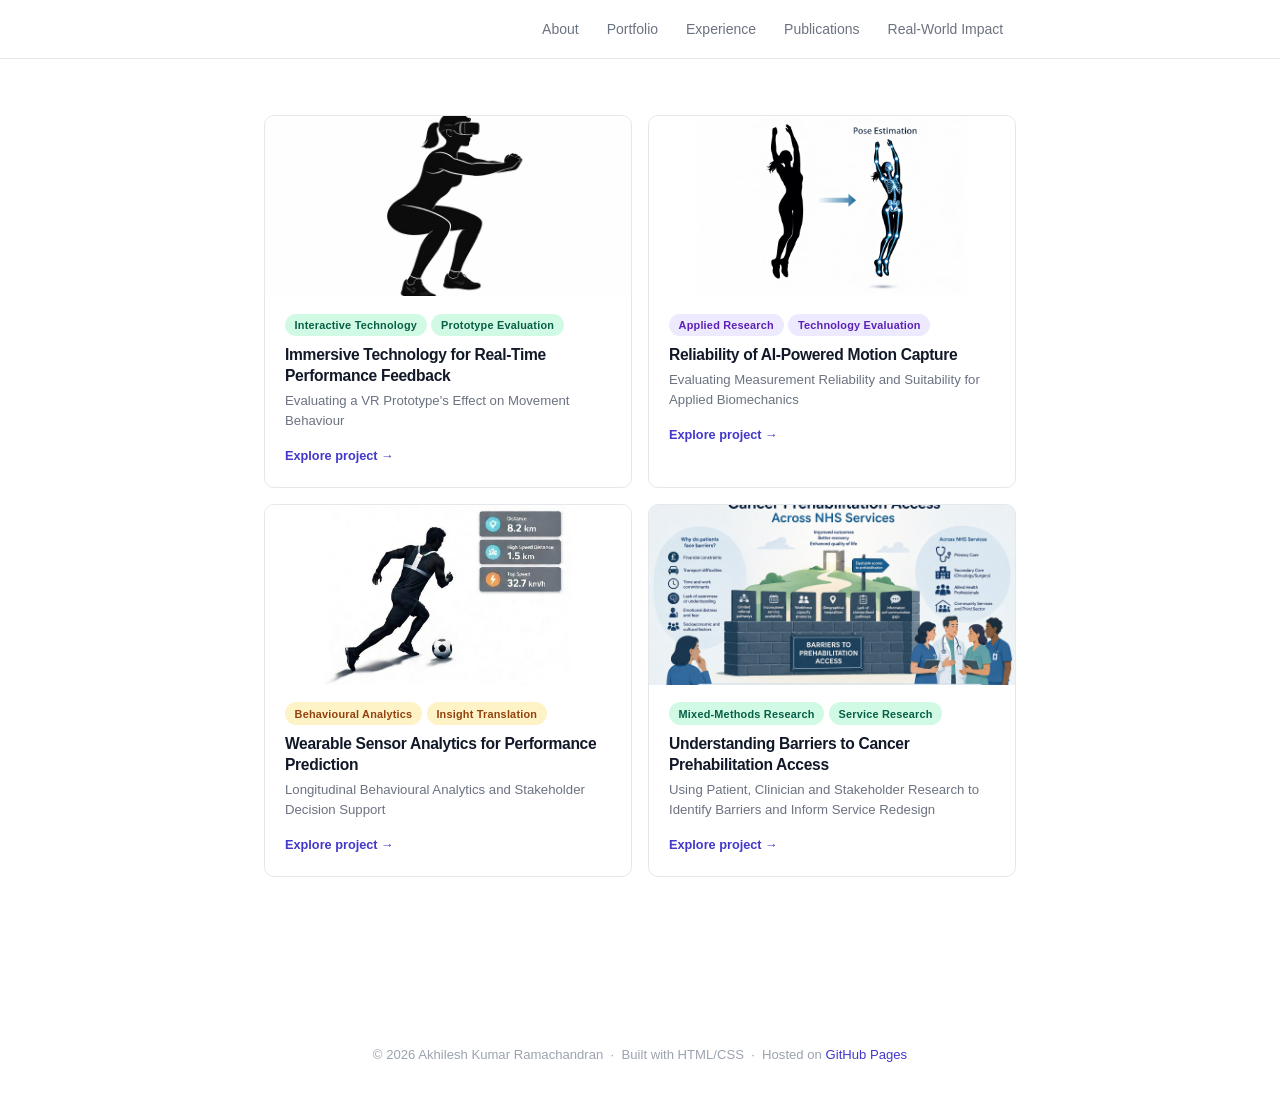
<file: projects.html>
<!DOCTYPE html>
<html lang="en">
<head>
  <meta charset="UTF-8" />
  <meta name="viewport" content="width=device-width, initial-scale=1.0" />
  <title>Portfolio &middot; Akhilesh Kumar Ramachandran</title>
  <meta name="description" content="Selected research case studies by Akhilesh Kumar Ramachandran across biomechanics, human factors, and data science." />
  <link rel="stylesheet" href="style.css" />
</head>
<body>

  <!-- Navigation -->
  <nav>
    <div class="nav-inner">
      <ul>
        <li><a href="index.html">About</a></li>
        <li><a href="projects.html">Portfolio</a></li>
        <li><a href="experience.html">Experience</a></li>
        <li><a href="publications.html">Publications</a></li>
        <li><a href="impact.html">Real-World Impact</a></li>
      </ul>
    </div>
  </nav>

  <main>

    <!-- Projects -->
    <section id="projects">
      <div class="proj-grid">

        <a class="proj-card" href="vr.html">
          <div class="proj-card-photo">
            <img src="vr2.jpg" alt="VR real-time performance feedback system" />
          </div>
          <div class="proj-card-body">
            <div class="proj-tags"><span class="jtag jtag-ux">Interactive Technology</span><span class="jtag jtag-ux">Prototype Evaluation</span></div>
            <h3>Immersive Technology for Real-Time Performance Feedback</h3>
            <p>Evaluating a VR Prototype's Effect on Movement Behaviour</p>
            <span class="proj-explore">Explore project &rarr;</span>
          </div>
        </a>

        <a class="proj-card" href="mocap.html">
          <div class="proj-card-photo">
            <img src="mocap6.jpg" alt="AI-powered motion capture validation study" style="object-fit:contain;background:#fff;" />
          </div>
          <div class="proj-card-body">
            <div class="proj-tags"><span class="jtag jtag-applied">Applied Research</span><span class="jtag jtag-applied">Technology Evaluation</span></div>
            <h3>Reliability of AI-Powered Motion Capture</h3>
            <p>Evaluating Measurement Reliability and Suitability for Applied Biomechanics</p>
            <span class="proj-explore">Explore project &rarr;</span>
          </div>
        </a>

        <button type="button" class="proj-card" onclick="openModal('modal-gps')">
          <div class="proj-card-photo">
            <img src="gps3.jpg" alt="GPS wearable athlete monitoring" style="object-fit:contain;background:#fff;" />
          </div>
          <div class="proj-card-body">
            <div class="proj-tags"><span class="jtag jtag-data">Behavioural Analytics</span><span class="jtag jtag-data">Insight Translation</span></div>
            <h3>Wearable Sensor Analytics for Performance Prediction</h3>
            <p>Longitudinal Behavioural Analytics and Stakeholder Decision Support</p>
            <span class="proj-explore">Explore project &rarr;</span>
          </div>
        </button>

        <a class="proj-card" href="nhs.html">
          <div class="proj-card-photo">
            <img src="nhs1.jpg" alt="Understanding barriers to cancer prehabilitation access across NHS services" />
          </div>
          <div class="proj-card-body">
            <div class="proj-tags"><span class="jtag jtag-ux">Mixed-Methods Research</span><span class="jtag jtag-ux">Service Research</span></div>
            <h3>Understanding Barriers to Cancer Prehabilitation Access</h3>
            <p>Using Patient, Clinician and Stakeholder Research to Identify Barriers and Inform Service Redesign</p>
            <span class="proj-explore">Explore project &rarr;</span>
          </div>
        </a>

      </div>
    </section>

  </main>

  <footer>
    &copy; 2026 Akhilesh Kumar Ramachandran &nbsp;&middot;&nbsp;
    Built with HTML/CSS &nbsp;&middot;&nbsp;
    Hosted on <a href="https://pages.github.com">GitHub Pages</a>
  </footer>

  <!-- Modals -->
  <div id="modal-gps" class="modal-overlay">
    <div class="modal-box">
      <div class="modal-header vis-amber">
        <button class="modal-close" onclick="closeModal('modal-gps')">&#x2715;</button>
        <div class="modal-header-icon"><svg width="36" height="36" viewBox="0 0 24 24" fill="none" stroke="white" stroke-width="1.5" stroke-linecap="round" stroke-linejoin="round"><path d="M5 12.55a11 11 0 0 1 14.08 0"/><path d="M1.42 9a16 16 0 0 1 21.16 0"/><path d="M8.53 16.11a6 6 0 0 1 6.95 0"/><circle cx="12" cy="20" r="1" fill="white" stroke="white"/></svg></div>
        <h2>Wearable Sensor Analytics for Performance Prediction</h2>
        <p>Longitudinal Behavioural Analytics and Stakeholder Decision Support &middot; Univ. of Los Lagos, Chile &middot; 2021&ndash;2022</p>
      </div>
      <div class="modal-body">
        <div class="modal-img-banner">
          <img src="gps3.jpg" alt="Wearable sensor analytics" style="object-fit:contain;background:#111;" />
          <div class="banner-quote">"Can wearable GPS sensors predict performance outcomes across a full elite football season?"</div>
        </div>
        <div class="stat-grid">
          <div class="stat"><div class="stat-n">20+</div><div class="stat-l">Elite Athletes</div></div>
          <div class="stat"><div class="stat-n">48 wks</div><div class="stat-l">Full Season</div></div>
          <div class="stat"><div class="stat-n">55%</div><div class="stat-l">Variance Explained</div></div>
        </div>
        <p class="cs-label">Study Design</p>
        <div class="cs-stages">
          <div class="cs-stage">
            <div class="cs-stage-left"><div class="cs-stage-num">1</div><div class="cs-stage-line"></div></div>
            <div class="cs-stage-content">
              <div class="cs-stage-title">Sensor Deployment</div>
              <div class="cs-row"><span class="cs-row-label">Motivation</span><span class="cs-row-text">Coaching decisions at Universidad de Los Lagos were largely intuition-based, with no objective longitudinal load data across a full competitive season.</span></div>
              <div class="cs-row"><span class="cs-row-label">Process</span><span class="cs-row-text">MEMS-GPS sensors deployed across 20+ elite footballers for a 48-week competitive season; data collected across all training sessions and matches covering physical load, sprint velocity, cardiovascular intensity, and acceleration.</span></div>
              <div class="cs-why"><div class="cs-row"><span class="cs-row-label">Why?</span><span class="cs-row-text">A full 48-week season was necessary to capture within-season variation in load, fitness, and performance. Short-term studies miss the cumulative effects of training load on performance outcomes.</span></div></div>
            </div>
          </div>
          <div class="cs-stage">
            <div class="cs-stage-left"><div class="cs-stage-num">2</div><div class="cs-stage-line"></div></div>
            <div class="cs-stage-content">
              <div class="cs-stage-title">Data Processing Pipeline</div>
              <div class="cs-row"><span class="cs-row-label">Motivation</span><span class="cs-row-text">Raw GPS data contains noise, drop-outs, and inconsistencies that must be resolved before any meaningful modelling can be performed.</span></div>
              <div class="cs-row"><span class="cs-row-label">Process</span><span class="cs-row-text">400+ longitudinal athlete records cleaned and structured in MATLAB and R; outliers handled systematically; data organised by training type, match intensity, and individual maturity profile.</span></div>
              <div class="cs-why"><div class="cs-row"><span class="cs-row-label">Why?</span><span class="cs-row-text">Given the volume of data across 20+ athletes over 48 weeks, automated pipelines were built to ensure consistency and reproducibility. Manual processing at this scale would introduce unacceptable inconsistency.</span></div></div>
            </div>
          </div>
          <div class="cs-stage">
            <div class="cs-stage-left"><div class="cs-stage-num">3</div></div>
            <div class="cs-stage-content">
              <div class="cs-stage-title">Insight Translation and Decision Support</div>
              <div class="cs-row"><span class="cs-row-label">Motivation</span><span class="cs-row-text">Identify which workload variables predicted performance outcomes and translate findings into individualised thresholds that coaching staff could understand and act on in practice.</span></div>
              <div class="cs-row"><span class="cs-row-label">Process</span><span class="cs-row-text">Regression modelling in R to identify predictors of performance; workload and maturity status tested as independent variables. Personalised thresholds communicated to coaching staff as practical decision rules, supporting more evidence-informed load-management decisions.</span></div>
              <div class="cs-why"><div class="cs-row"><span class="cs-row-label">Why?</span><span class="cs-row-text">Analytical outputs only create value when they reach the people making decisions. Thresholds were deliberately framed for practitioners without statistical backgrounds, ensuring findings translated directly into coaching behaviour rather than remaining in a report.</span></div></div>
            </div>
          </div>
        </div>
        <div class="modal-tools"><span>Tools:</span> MEMS-GPS Sensors &middot; MATLAB &middot; R &middot; Regression Modelling</div>
        <div class="modal-links">
          <a href="https://www.mdpi.com/2227-9032/10/8/1367" target="_blank" rel="noopener" class="proj-link">Paper &middot; Healthcare 2022</a>
          <a href="https://www.termedia.pl/The-influence-of-opponent-level-on-professional-soccer-players-training-and-match-performance-assessed-by-using-wearable-sensor-technology,78,45335,1,1.html" target="_blank" rel="noopener" class="proj-link">Paper &middot; Human Movement 2022</a>
          <a href="https://scholar.google.com/citations?user=wJAbYaUAAAAJ&hl=en" target="_blank" rel="noopener" class="proj-link secondary">Google Scholar</a>
        </div>
      </div>
    </div>
  </div>

  <script>
    function openModal(id) {
      document.getElementById(id).classList.add('open');
      document.body.style.overflow = 'hidden';
    }
    function closeModal(id) {
      document.getElementById(id).classList.remove('open');
      document.body.style.overflow = '';
    }
    document.addEventListener('keydown', function(e) {
      if (e.key === 'Escape') {
        document.querySelectorAll('.modal-overlay.open').forEach(function(m) {
          m.classList.remove('open');
        });
        document.body.style.overflow = '';
      }
    });
    document.addEventListener('DOMContentLoaded', function() {
      document.querySelectorAll('.modal-overlay').forEach(function(overlay) {
        overlay.addEventListener('click', function(e) {
          if (e.target === overlay) {
            overlay.classList.remove('open');
            document.body.style.overflow = '';
          }
        });
      });
    });
  </script>
</body>
</html>
</file>
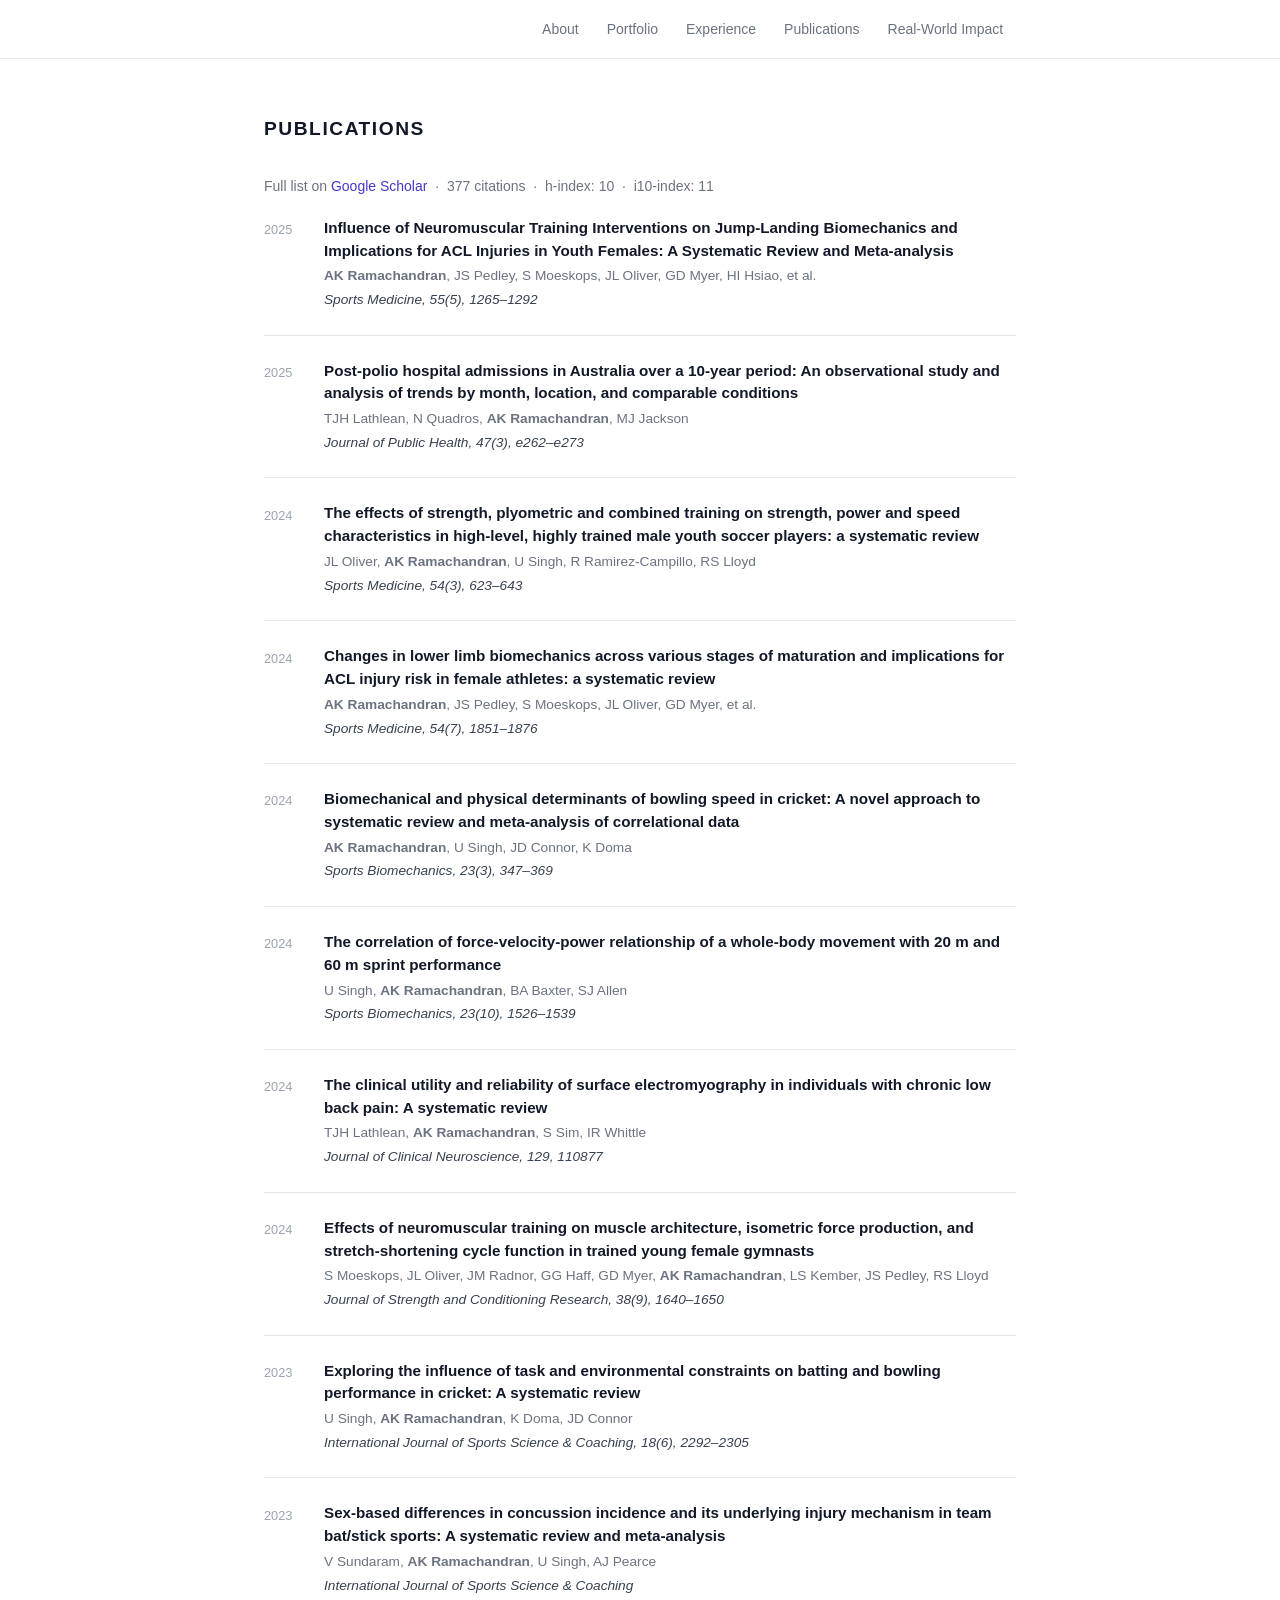
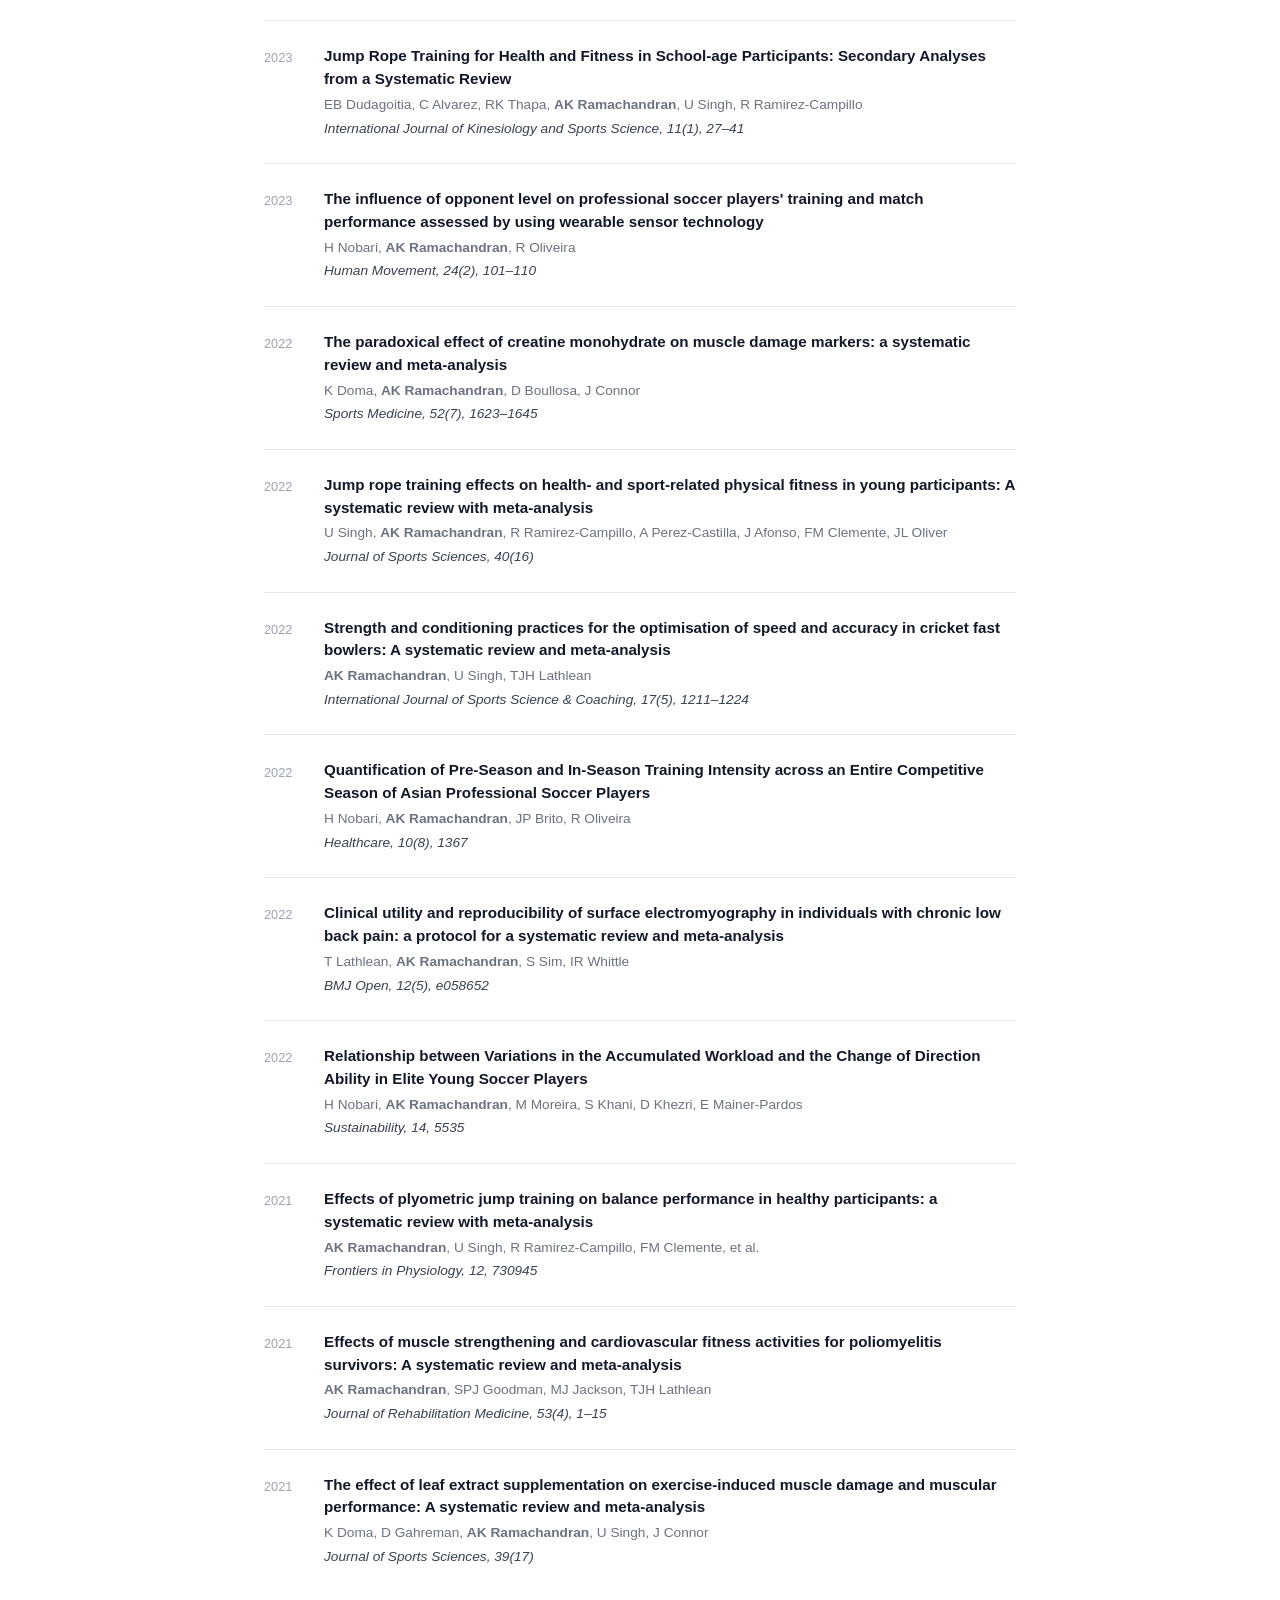
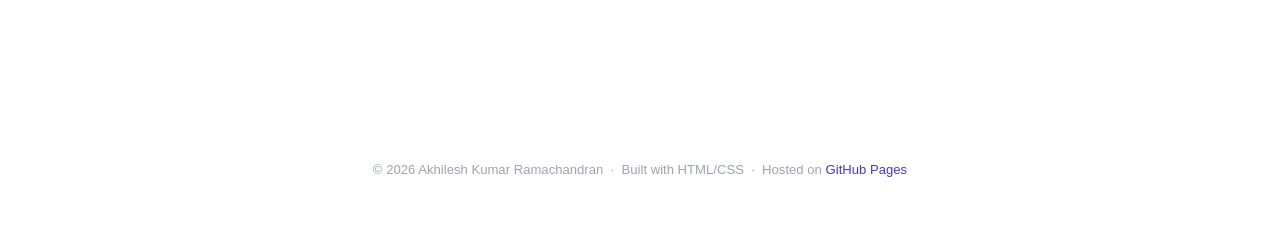
<file: publications.html>
<!DOCTYPE html>
<html lang="en">
<head>
  <meta charset="UTF-8" />
  <meta name="viewport" content="width=device-width, initial-scale=1.0" />
  <title>Publications &middot; Akhilesh Kumar Ramachandran</title>
  <meta name="description" content="Peer-reviewed publications by Akhilesh Kumar Ramachandran in sports biomechanics, injury prevention and applied research." />
  <link rel="stylesheet" href="style.css" />
</head>
<body>

  <!-- Navigation -->
  <nav>
    <div class="nav-inner">
      <ul>
        <li><a href="index.html">About</a></li>
        <li><a href="projects.html">Portfolio</a></li>
        <li><a href="experience.html">Experience</a></li>
        <li><a href="publications.html">Publications</a></li>
        <li><a href="impact.html">Real-World Impact</a></li>
      </ul>
    </div>
  </nav>

  <main>

    <!-- Publications -->
    <section id="publications">
      <h2>Publications</h2>
      <p style="margin-bottom:1.25rem; font-size:0.875rem; color:#6b7280;">
        Full list on <a href="https://scholar.google.com/citations?user=wJAbYaUAAAAJ&hl=en" target="_blank" rel="noopener">Google Scholar</a>
        &nbsp;&middot;&nbsp; 377 citations &nbsp;&middot;&nbsp; h-index: 10 &nbsp;&middot;&nbsp; i10-index: 11
      </p>
      <ul class="pub-list">

        <li class="pub-item">
          <span class="pub-year">2025</span>
          <div class="pub-content">
            <p class="pub-title"><a href="https://doi.org/10.1007/s40279-025-02190-w" target="_blank" rel="noopener">Influence of Neuromuscular Training Interventions on Jump-Landing Biomechanics and Implications for ACL Injuries in Youth Females: A Systematic Review and Meta-analysis</a></p>
            <p class="pub-authors"><strong>AK Ramachandran</strong>, JS Pedley, S Moeskops, JL Oliver, GD Myer, HI Hsiao, et al.</p>
            <p class="pub-venue">Sports Medicine, 55(5), 1265–1292</p>
          </div>
        </li>

        <li class="pub-item">
          <span class="pub-year">2025</span>
          <div class="pub-content">
            <p class="pub-title"><a href="https://doi.org/10.1093/pubmed/fdaf029" target="_blank" rel="noopener">Post-polio hospital admissions in Australia over a 10-year period: An observational study and analysis of trends by month, location, and comparable conditions</a></p>
            <p class="pub-authors">TJH Lathlean, N Quadros, <strong>AK Ramachandran</strong>, MJ Jackson</p>
            <p class="pub-venue">Journal of Public Health, 47(3), e262–e273</p>
          </div>
        </li>

        <li class="pub-item">
          <span class="pub-year">2024</span>
          <div class="pub-content">
            <p class="pub-title"><a href="https://doi.org/10.1007/s40279-023-01944-8" target="_blank" rel="noopener">The effects of strength, plyometric and combined training on strength, power and speed characteristics in high-level, highly trained male youth soccer players: a systematic review</a></p>
            <p class="pub-authors">JL Oliver, <strong>AK Ramachandran</strong>, U Singh, R Ramirez-Campillo, RS Lloyd</p>
            <p class="pub-venue">Sports Medicine, 54(3), 623–643</p>
          </div>
        </li>

        <li class="pub-item">
          <span class="pub-year">2024</span>
          <div class="pub-content">
            <p class="pub-title"><a href="https://doi.org/10.1007/s40279-024-02022-3" target="_blank" rel="noopener">Changes in lower limb biomechanics across various stages of maturation and implications for ACL injury risk in female athletes: a systematic review</a></p>
            <p class="pub-authors"><strong>AK Ramachandran</strong>, JS Pedley, S Moeskops, JL Oliver, GD Myer, et al.</p>
            <p class="pub-venue">Sports Medicine, 54(7), 1851–1876</p>
          </div>
        </li>

        <li class="pub-item">
          <span class="pub-year">2024</span>
          <div class="pub-content">
            <p class="pub-title"><a href="https://doi.org/10.1080/14763141.2020.1858152" target="_blank" rel="noopener">Biomechanical and physical determinants of bowling speed in cricket: A novel approach to systematic review and meta-analysis of correlational data</a></p>
            <p class="pub-authors"><strong>AK Ramachandran</strong>, U Singh, JD Connor, K Doma</p>
            <p class="pub-venue">Sports Biomechanics, 23(3), 347–369</p>
          </div>
        </li>

        <li class="pub-item">
          <span class="pub-year">2024</span>
          <div class="pub-content">
            <p class="pub-title"><a href="https://doi.org/10.1080/14763141.2021.1951344" target="_blank" rel="noopener">The correlation of force-velocity-power relationship of a whole-body movement with 20 m and 60 m sprint performance</a></p>
            <p class="pub-authors">U Singh, <strong>AK Ramachandran</strong>, BA Baxter, SJ Allen</p>
            <p class="pub-venue">Sports Biomechanics, 23(10), 1526–1539</p>
          </div>
        </li>

        <li class="pub-item">
          <span class="pub-year">2024</span>
          <div class="pub-content">
            <p class="pub-title"><a href="https://doi.org/10.1016/j.jocn.2024.110877" target="_blank" rel="noopener">The clinical utility and reliability of surface electromyography in individuals with chronic low back pain: A systematic review</a></p>
            <p class="pub-authors">TJH Lathlean, <strong>AK Ramachandran</strong>, S Sim, IR Whittle</p>
            <p class="pub-venue">Journal of Clinical Neuroscience, 129, 110877</p>
          </div>
        </li>

        <li class="pub-item">
          <span class="pub-year">2024</span>
          <div class="pub-content">
            <p class="pub-title"><a href="https://doi.org/10.1519/JSC.0000000000004856" target="_blank" rel="noopener">Effects of neuromuscular training on muscle architecture, isometric force production, and stretch-shortening cycle function in trained young female gymnasts</a></p>
            <p class="pub-authors">S Moeskops, JL Oliver, JM Radnor, GG Haff, GD Myer, <strong>AK Ramachandran</strong>, LS Kember, JS Pedley, RS Lloyd</p>
            <p class="pub-venue">Journal of Strength and Conditioning Research, 38(9), 1640–1650</p>
          </div>
        </li>

        <li class="pub-item">
          <span class="pub-year">2023</span>
          <div class="pub-content">
            <p class="pub-title"><a href="https://doi.org/10.1177/17479541231181549" target="_blank" rel="noopener">Exploring the influence of task and environmental constraints on batting and bowling performance in cricket: A systematic review</a></p>
            <p class="pub-authors">U Singh, <strong>AK Ramachandran</strong>, K Doma, JD Connor</p>
            <p class="pub-venue">International Journal of Sports Science &amp; Coaching, 18(6), 2292–2305</p>
          </div>
        </li>

        <li class="pub-item">
          <span class="pub-year">2023</span>
          <div class="pub-content">
            <p class="pub-title"><a href="https://doi.org/10.1177/17479541221131650" target="_blank" rel="noopener">Sex-based differences in concussion incidence and its underlying injury mechanism in team bat/stick sports: A systematic review and meta-analysis</a></p>
            <p class="pub-authors">V Sundaram, <strong>AK Ramachandran</strong>, U Singh, AJ Pearce</p>
            <p class="pub-venue">International Journal of Sports Science &amp; Coaching</p>
          </div>
        </li>

        <li class="pub-item">
          <span class="pub-year">2023</span>
          <div class="pub-content">
            <p class="pub-title"><a href="https://doi.org/10.7575/aiac.ijkss.v.11n.1p.27" target="_blank" rel="noopener">Jump Rope Training for Health and Fitness in School-age Participants: Secondary Analyses from a Systematic Review</a></p>
            <p class="pub-authors">EB Dudagoitia, C Alvarez, RK Thapa, <strong>AK Ramachandran</strong>, U Singh, R Ramirez-Campillo</p>
            <p class="pub-venue">International Journal of Kinesiology and Sports Science, 11(1), 27–41</p>
          </div>
        </li>

        <li class="pub-item">
          <span class="pub-year">2023</span>
          <div class="pub-content">
            <p class="pub-title"><a href="https://doi.org/10.5114/hm.2023.117164" target="_blank" rel="noopener">The influence of opponent level on professional soccer players' training and match performance assessed by using wearable sensor technology</a></p>
            <p class="pub-authors">H Nobari, <strong>AK Ramachandran</strong>, R Oliveira</p>
            <p class="pub-venue">Human Movement, 24(2), 101–110</p>
          </div>
        </li>

        <li class="pub-item">
          <span class="pub-year">2022</span>
          <div class="pub-content">
            <p class="pub-title"><a href="https://doi.org/10.1007/s40279-022-01640-z" target="_blank" rel="noopener">The paradoxical effect of creatine monohydrate on muscle damage markers: a systematic review and meta-analysis</a></p>
            <p class="pub-authors">K Doma, <strong>AK Ramachandran</strong>, D Boullosa, J Connor</p>
            <p class="pub-venue">Sports Medicine, 52(7), 1623–1645</p>
          </div>
        </li>

        <li class="pub-item">
          <span class="pub-year">2022</span>
          <div class="pub-content">
            <p class="pub-title"><a href="https://doi.org/10.1080/02640414.2022.2099161" target="_blank" rel="noopener">Jump rope training effects on health- and sport-related physical fitness in young participants: A systematic review with meta-analysis</a></p>
            <p class="pub-authors">U Singh, <strong>AK Ramachandran</strong>, R Ramirez-Campillo, A Perez-Castilla, J Afonso, FM Clemente, JL Oliver</p>
            <p class="pub-venue">Journal of Sports Sciences, 40(16)</p>
          </div>
        </li>

        <li class="pub-item">
          <span class="pub-year">2022</span>
          <div class="pub-content">
            <p class="pub-title"><a href="https://doi.org/10.1177/17479541211070938" target="_blank" rel="noopener">Strength and conditioning practices for the optimisation of speed and accuracy in cricket fast bowlers: A systematic review and meta-analysis</a></p>
            <p class="pub-authors"><strong>AK Ramachandran</strong>, U Singh, TJH Lathlean</p>
            <p class="pub-venue">International Journal of Sports Science &amp; Coaching, 17(5), 1211–1224</p>
          </div>
        </li>

        <li class="pub-item">
          <span class="pub-year">2022</span>
          <div class="pub-content">
            <p class="pub-title"><a href="https://doi.org/10.3390/healthcare10081367" target="_blank" rel="noopener">Quantification of Pre-Season and In-Season Training Intensity across an Entire Competitive Season of Asian Professional Soccer Players</a></p>
            <p class="pub-authors">H Nobari, <strong>AK Ramachandran</strong>, JP Brito, R Oliveira</p>
            <p class="pub-venue">Healthcare, 10(8), 1367</p>
          </div>
        </li>

        <li class="pub-item">
          <span class="pub-year">2022</span>
          <div class="pub-content">
            <p class="pub-title"><a href="https://doi.org/10.1136/bmjopen-2021-058652" target="_blank" rel="noopener">Clinical utility and reproducibility of surface electromyography in individuals with chronic low back pain: a protocol for a systematic review and meta-analysis</a></p>
            <p class="pub-authors">T Lathlean, <strong>AK Ramachandran</strong>, S Sim, IR Whittle</p>
            <p class="pub-venue">BMJ Open, 12(5), e058652</p>
          </div>
        </li>

        <li class="pub-item">
          <span class="pub-year">2022</span>
          <div class="pub-content">
            <p class="pub-title"><a href="https://doi.org/10.3390/su14095535" target="_blank" rel="noopener">Relationship between Variations in the Accumulated Workload and the Change of Direction Ability in Elite Young Soccer Players</a></p>
            <p class="pub-authors">H Nobari, <strong>AK Ramachandran</strong>, M Moreira, S Khani, D Khezri, E Mainer-Pardos</p>
            <p class="pub-venue">Sustainability, 14, 5535</p>
          </div>
        </li>

        <li class="pub-item">
          <span class="pub-year">2021</span>
          <div class="pub-content">
            <p class="pub-title"><a href="https://doi.org/10.3389/fphys.2021.730945" target="_blank" rel="noopener">Effects of plyometric jump training on balance performance in healthy participants: a systematic review with meta-analysis</a></p>
            <p class="pub-authors"><strong>AK Ramachandran</strong>, U Singh, R Ramirez-Campillo, FM Clemente, et al.</p>
            <p class="pub-venue">Frontiers in Physiology, 12, 730945</p>
          </div>
        </li>

        <li class="pub-item">
          <span class="pub-year">2021</span>
          <div class="pub-content">
            <p class="pub-title"><a href="https://doi.org/10.2340/16501977-2832" target="_blank" rel="noopener">Effects of muscle strengthening and cardiovascular fitness activities for poliomyelitis survivors: A systematic review and meta-analysis</a></p>
            <p class="pub-authors"><strong>AK Ramachandran</strong>, SPJ Goodman, MJ Jackson, TJH Lathlean</p>
            <p class="pub-venue">Journal of Rehabilitation Medicine, 53(4), 1–15</p>
          </div>
        </li>

        <li class="pub-item">
          <span class="pub-year">2021</span>
          <div class="pub-content">
            <p class="pub-title"><a href="https://doi.org/10.1080/02640414.2021.1911050" target="_blank" rel="noopener">The effect of leaf extract supplementation on exercise-induced muscle damage and muscular performance: A systematic review and meta-analysis</a></p>
            <p class="pub-authors">K Doma, D Gahreman, <strong>AK Ramachandran</strong>, U Singh, J Connor</p>
            <p class="pub-venue">Journal of Sports Sciences, 39(17)</p>
          </div>
        </li>

      </ul>
    </section>

  </main>

  <footer>
    &copy; 2026 Akhilesh Kumar Ramachandran &nbsp;&middot;&nbsp;
    Built with HTML/CSS &nbsp;&middot;&nbsp;
    Hosted on <a href="https://pages.github.com">GitHub Pages</a>
  </footer>

</body>
</html>
</file>
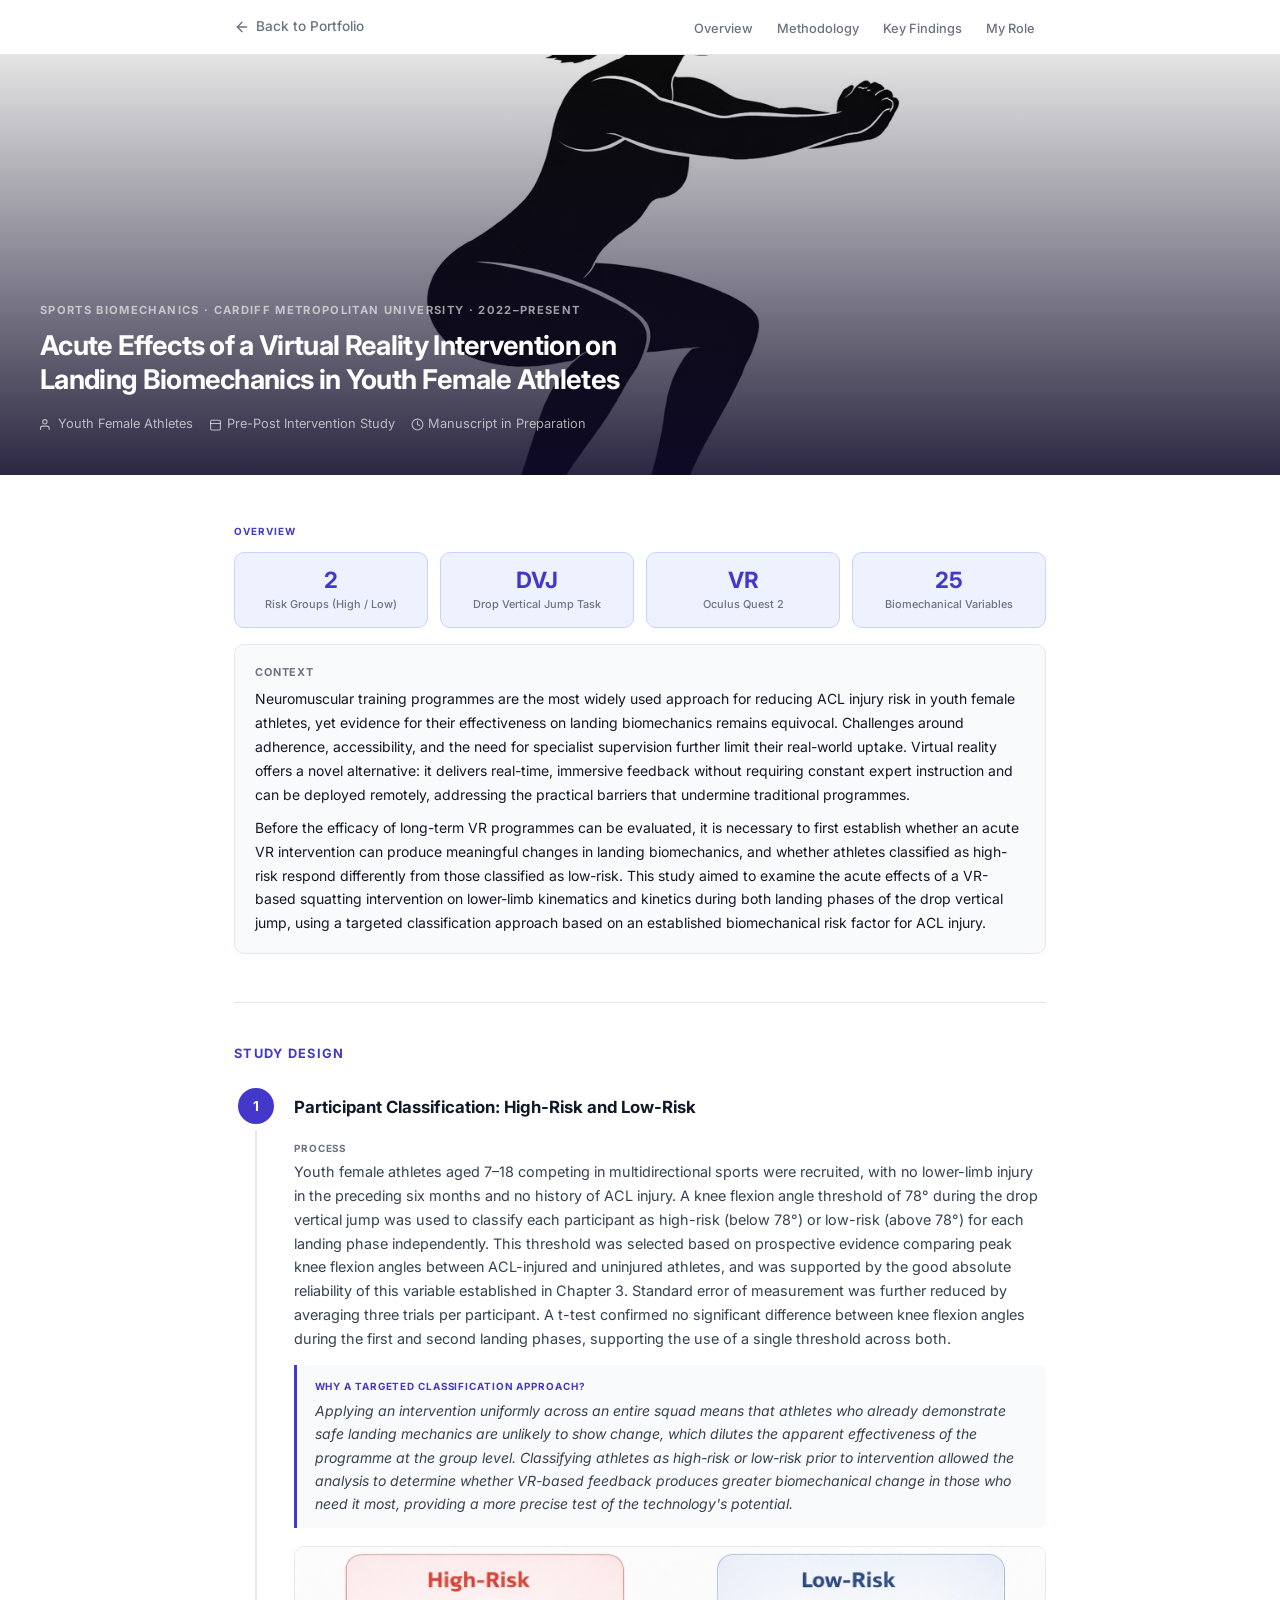
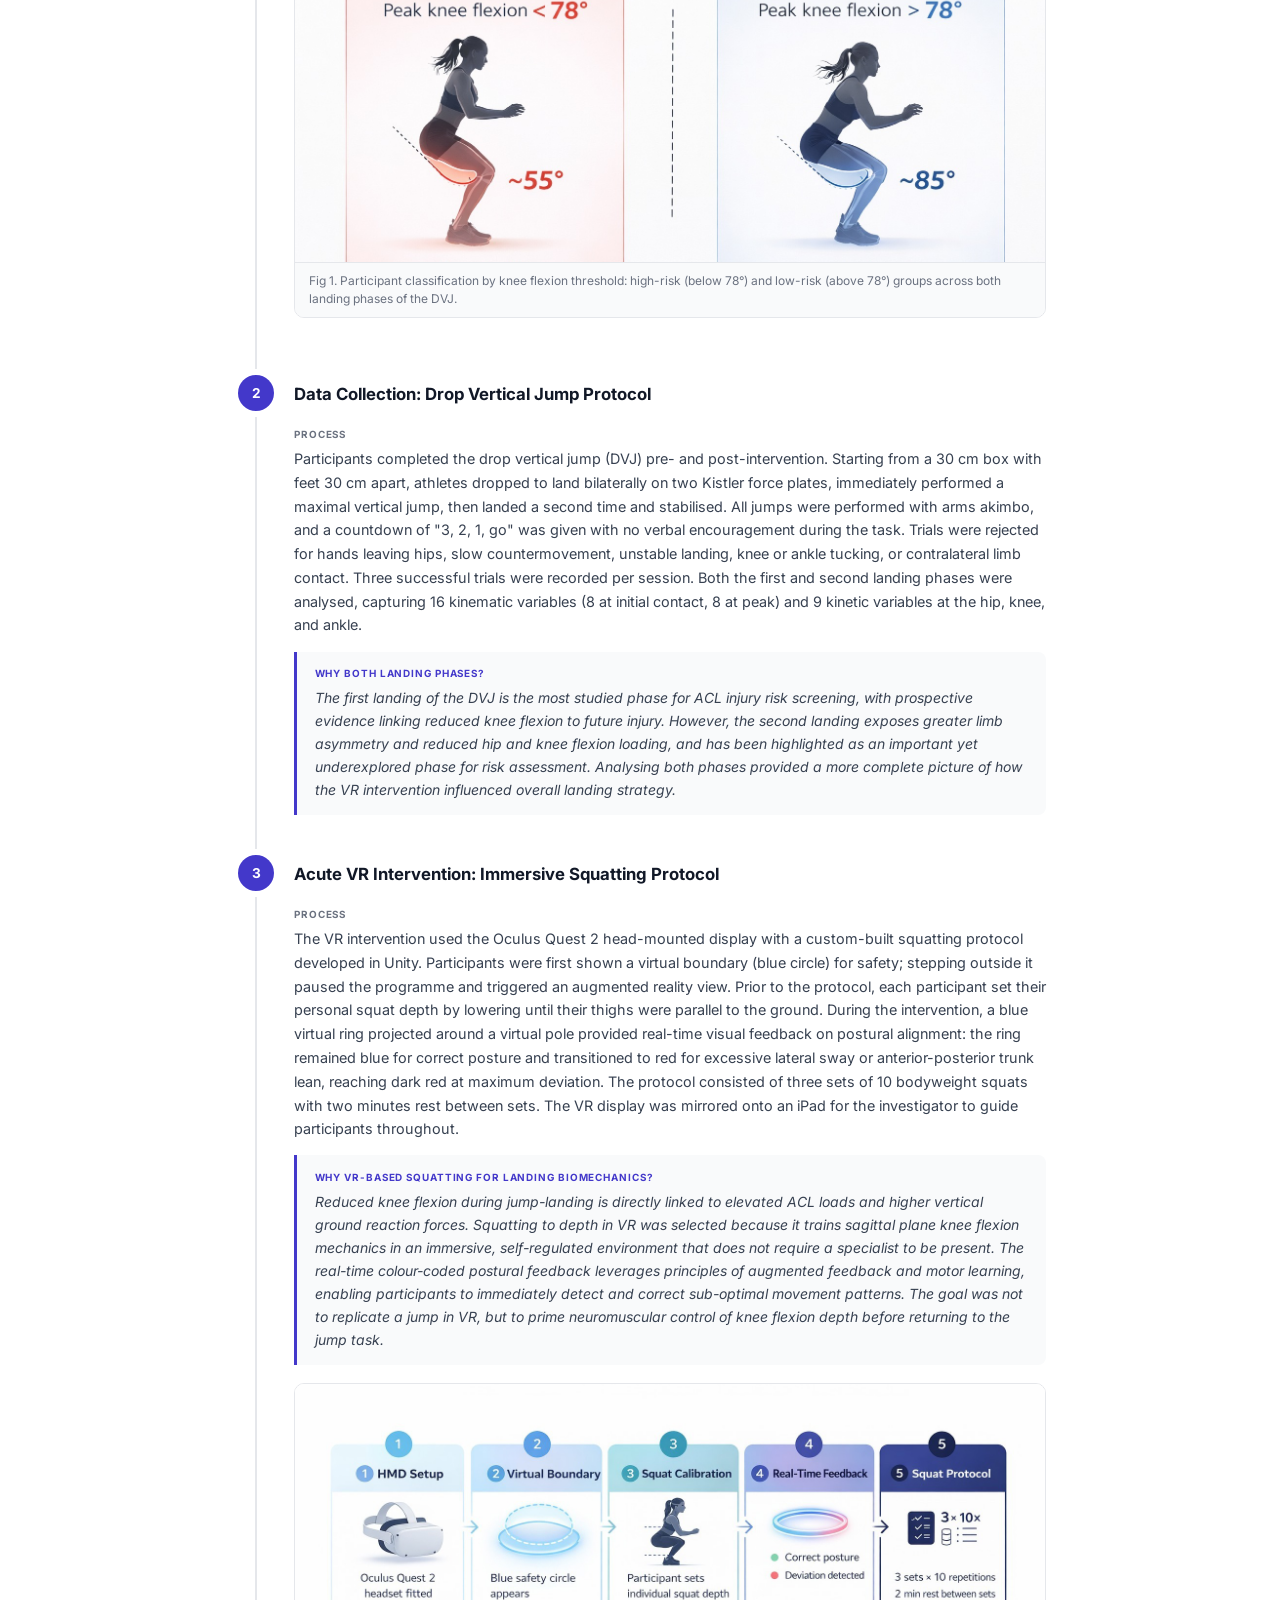
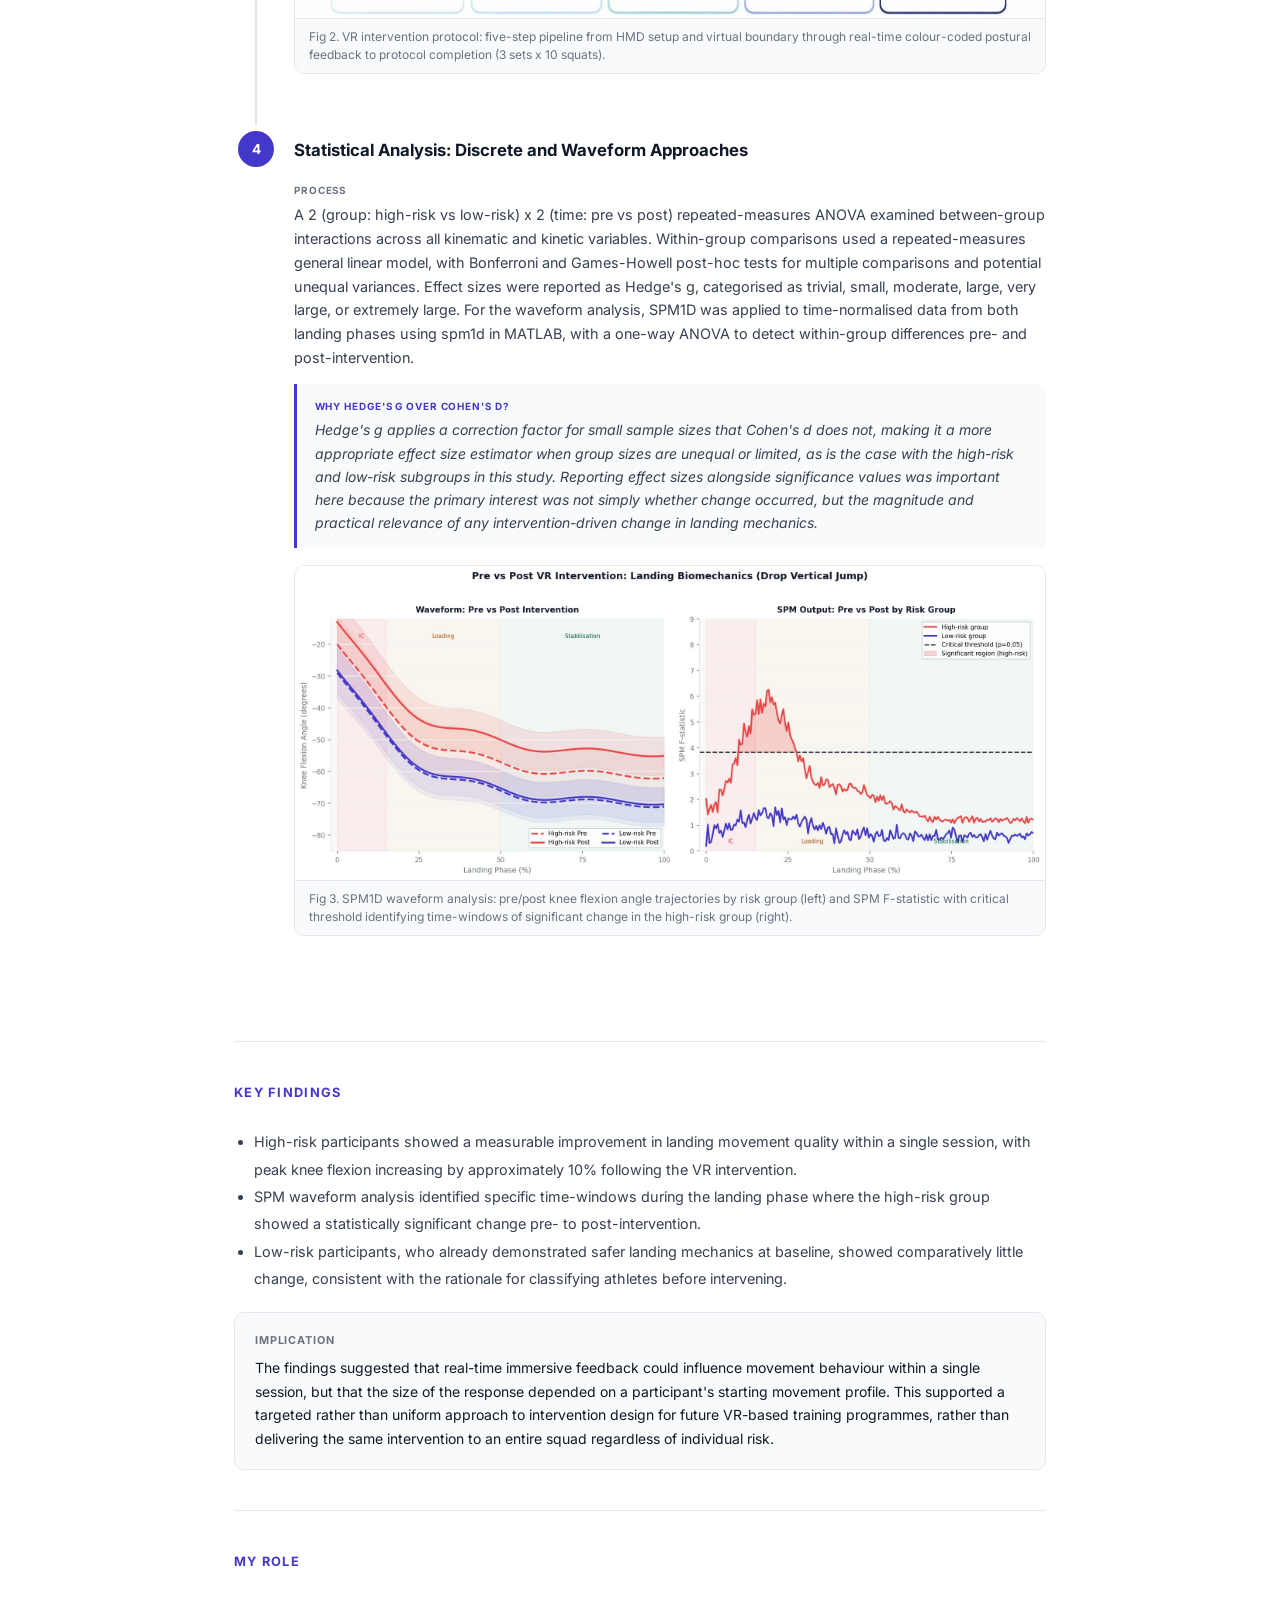
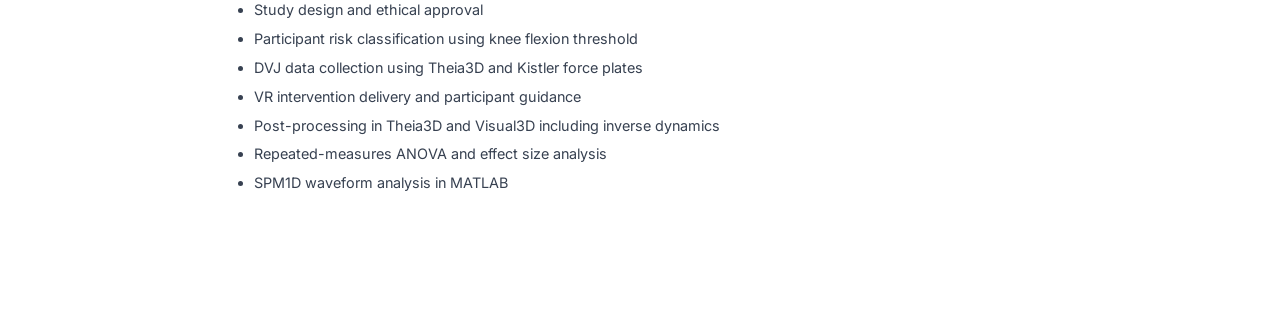
<file: vr.html>
<!DOCTYPE html>
<html lang="en">
<head>
  <meta charset="UTF-8" />
  <meta name="viewport" content="width=device-width, initial-scale=1.0" />
  <title>VR Intervention for ACL Injury Prevention — Akhilesh Kumar Ramachandran</title>
  <link rel="preconnect" href="https://fonts.googleapis.com" />
  <link rel="preconnect" href="https://fonts.gstatic.com" crossorigin />
  <link href="https://fonts.googleapis.com/css2?family=Inter:wght@400;500;600;700&display=swap" rel="stylesheet" />
  <style>
    *, *::before, *::after { box-sizing: border-box; margin: 0; padding: 0; }

    :root {
      --accent: #4338ca;
      --accent-light: #eef2ff;
      --accent-border: #c7d2fe;
      --text: #111827;
      --muted: #6b7280;
      --border: #e5e7eb;
      --bg: #ffffff;
      --bg-subtle: #f9fafb;
      --max-w: 860px;
    }

    html { scroll-behavior: smooth; }

    body {
      font-family: 'Inter', -apple-system, BlinkMacSystemFont, sans-serif;
      color: var(--text);
      background: var(--bg);
      font-size: 16px;
      line-height: 1.7;
      -webkit-font-smoothing: antialiased;
    }

    a { color: var(--accent); text-decoration: none; }
    a:hover { text-decoration: underline; }

    nav {
      position: sticky;
      top: 0;
      background: rgba(255,255,255,0.92);
      backdrop-filter: blur(14px);
      border-bottom: 1px solid var(--border);
      z-index: 100;
    }
    .nav-inner {
      max-width: var(--max-w);
      margin: 0 auto;
      padding: 0 1.5rem;
      height: 54px;
      display: flex;
      align-items: center;
      justify-content: space-between;
    }
    .nav-back {
      display: flex;
      align-items: center;
      gap: 0.4rem;
      font-size: 0.85rem;
      font-weight: 500;
      color: var(--muted);
    }
    .nav-back:hover { color: var(--accent); text-decoration: none; }
    .nav-sections { display: flex; gap: 0.1rem; list-style: none; }
    .nav-sections a {
      font-size: 0.8rem;
      color: var(--muted);
      font-weight: 500;
      padding: 0.3rem 0.7rem;
      border-radius: 6px;
      transition: color 0.15s, background 0.15s;
    }
    .nav-sections a:hover { color: var(--accent); background: var(--accent-light); text-decoration: none; }

    .page { max-width: var(--max-w); margin: 0 auto; padding: 0 1.5rem 4rem; }

    .hero {
      position: relative;
      height: 420px;
      overflow: hidden;
      margin-bottom: 3rem;
    }
    .hero img { width: 100%; height: 100%; object-fit: cover; display: block; }
    .hero-overlay {
      position: absolute;
      inset: 0;
      background: linear-gradient(to bottom, rgba(0,0,0,0.1) 0%, rgba(15,10,40,0.88) 100%);
      display: flex;
      flex-direction: column;
      justify-content: flex-end;
      padding: 2.5rem;
    }
    .hero-tag {
      font-size: 0.7rem;
      font-weight: 700;
      text-transform: uppercase;
      letter-spacing: 0.12em;
      color: rgba(255,255,255,0.6);
      margin-bottom: 0.6rem;
    }
    .hero h1 {
      font-size: 1.7rem;
      font-weight: 700;
      color: #fff;
      line-height: 1.25;
      letter-spacing: -0.025em;
      max-width: 620px;
      margin-bottom: 1rem;
    }
    .hero-meta {
      display: flex;
      flex-wrap: wrap;
      gap: 1rem;
      font-size: 0.8rem;
      color: rgba(255,255,255,0.65);
    }
    .hero-meta span { display: flex; align-items: center; gap: 0.3rem; }

    .section-label {
      font-size: 0.62rem;
      font-weight: 700;
      text-transform: uppercase;
      letter-spacing: 0.1em;
      color: var(--accent);
      margin-bottom: 0.75rem;
    }

    #overview { margin-bottom: 3rem; }
    .stat-row {
      display: grid;
      grid-template-columns: repeat(4, 1fr);
      gap: 0.75rem;
      margin-bottom: 1rem;
    }
    .stat-box {
      text-align: center;
      background: var(--accent-light);
      border: 1px solid var(--accent-border);
      border-radius: 10px;
      padding: 1rem 0.75rem;
    }
    .stat-box .s-n {
      font-size: 1.4rem;
      font-weight: 700;
      color: var(--accent);
      line-height: 1;
      margin-bottom: 0.35rem;
    }
    .stat-box .s-l { font-size: 0.68rem; color: var(--muted); font-weight: 500; line-height: 1.3; }

    .overview-block {
      background: var(--bg-subtle);
      border: 1px solid var(--border);
      border-radius: 10px;
      padding: 1.1rem 1.25rem;
    }
    .overview-block h4 {
      font-size: 0.68rem;
      font-weight: 700;
      text-transform: uppercase;
      letter-spacing: 0.08em;
      color: var(--muted);
      margin-bottom: 0.4rem;
    }
    .overview-block p { font-size: 0.875rem; color: var(--text); line-height: 1.7; }
    .overview-block p + p { margin-top: 0.6rem; }

    hr { border: none; border-top: 1px solid var(--border); margin: 2.5rem 0; }

    #methodology { margin-bottom: 3rem; }
    .stage { display: grid; grid-template-columns: 44px 1fr; gap: 0 1rem; }
    .stage-left { display: flex; flex-direction: column; align-items: center; }
    .stage-num {
      width: 36px; height: 36px;
      border-radius: 50%;
      background: var(--accent);
      color: #fff;
      font-size: 0.85rem;
      font-weight: 700;
      display: flex;
      align-items: center;
      justify-content: center;
      flex-shrink: 0;
    }
    .stage-line { width: 2px; flex: 1; background: var(--border); margin: 6px 0; min-height: 20px; }
    .stage-content { padding-bottom: 2.5rem; }
    .stage-title { font-size: 1.05rem; font-weight: 700; color: var(--text); margin-bottom: 1.1rem; margin-top: 5px; }

    .field { margin-bottom: 0.9rem; }
    .field-label {
      font-size: 0.62rem;
      font-weight: 700;
      text-transform: uppercase;
      letter-spacing: 0.09em;
      color: var(--muted);
      margin-bottom: 0.25rem;
    }
    .field-text { font-size: 0.9rem; color: #374151; line-height: 1.65; }

    .why-box {
      background: var(--bg-subtle);
      border-left: 3px solid var(--accent);
      border-radius: 0 8px 8px 0;
      padding: 0.85rem 1.1rem;
      margin-top: 0.75rem;
    }
    .why-box .field-label { color: var(--accent); }
    .why-box .field-text { font-style: italic; font-size: 0.875rem; }

    .stage-img {
      width: 100%;
      border-radius: 10px;
      overflow: hidden;
      margin: 1.1rem 0;
      border: 1px solid var(--border);
    }
    .stage-img img { width: 100%; display: block; object-fit: cover; max-height: 280px; }
    .stage-img.contain img { object-fit: contain; background: #f8f8fc; max-height: 240px; }
    .img-caption {
      padding: 0.55rem 0.85rem;
      font-size: 0.75rem;
      color: var(--muted);
      background: var(--bg-subtle);
      border-top: 1px solid var(--border);
      line-height: 1.5;
    }

    #my-role { margin-bottom: 3rem; }

    @media (max-width: 640px) {
      .hero h1 { font-size: 1.25rem; }
      .stat-row { grid-template-columns: repeat(2, 1fr); }
      .nav-sections { display: none; }
    }
  </style>
</head>
<body>

  <nav>
    <div class="nav-inner">
      <a href="projects.html" class="nav-back">
        <svg width="16" height="16" viewBox="0 0 24 24" fill="none" stroke="currentColor" stroke-width="2" stroke-linecap="round" stroke-linejoin="round"><line x1="19" y1="12" x2="5" y2="12"/><polyline points="12 19 5 12 12 5"/></svg>
        Back to Portfolio
      </a>
      <ul class="nav-sections">
        <li><a href="#overview">Overview</a></li>
        <li><a href="#methodology">Methodology</a></li>
        <li><a href="#findings">Key Findings</a></li>
        <li><a href="#my-role">My Role</a></li>
      </ul>
    </div>
  </nav>

  <div class="hero">
    <img src="vr2.jpg" alt="VR-based training intervention" />
    <div class="hero-overlay">
      <div class="hero-tag">Sports Biomechanics &middot; Cardiff Metropolitan University &middot; 2022–Present</div>
      <h1>Acute Effects of a Virtual Reality Intervention on Landing Biomechanics in Youth Female Athletes</h1>
      <div class="hero-meta">
        <span>
          <svg width="13" height="13" viewBox="0 0 24 24" fill="none" stroke="currentColor" stroke-width="2" stroke-linecap="round" stroke-linejoin="round"><path d="M17 21v-2a4 4 0 0 0-4-4H5a4 4 0 0 0-4 4v2"/><circle cx="9" cy="7" r="4"/></svg>
          Youth Female Athletes
        </span>
        <span>
          <svg width="13" height="13" viewBox="0 0 24 24" fill="none" stroke="currentColor" stroke-width="2" stroke-linecap="round" stroke-linejoin="round"><rect x="3" y="4" width="18" height="18" rx="2"/><line x1="3" y1="10" x2="21" y2="10"/></svg>
          Pre-Post Intervention Study
        </span>
        <span>
          <svg width="13" height="13" viewBox="0 0 24 24" fill="none" stroke="currentColor" stroke-width="2" stroke-linecap="round" stroke-linejoin="round"><circle cx="12" cy="12" r="10"/><polyline points="12 6 12 12 16 14"/></svg>
          Manuscript in Preparation
        </span>
      </div>
    </div>
  </div>

  <div class="page">

    <section id="overview">
      <p class="section-label">Overview</p>
      <div class="stat-row">
        <div class="stat-box">
          <div class="s-n">2</div>
          <div class="s-l">Risk Groups (High / Low)</div>
        </div>
        <div class="stat-box">
          <div class="s-n">DVJ</div>
          <div class="s-l">Drop Vertical Jump Task</div>
        </div>
        <div class="stat-box">
          <div class="s-n">VR</div>
          <div class="s-l">Oculus Quest 2</div>
        </div>
        <div class="stat-box">
          <div class="s-n">25</div>
          <div class="s-l">Biomechanical Variables</div>
        </div>
      </div>
      <div class="overview-block" style="margin-top:1rem;">
        <h4>Context</h4>
        <p>Neuromuscular training programmes are the most widely used approach for reducing ACL injury risk in youth female athletes, yet evidence for their effectiveness on landing biomechanics remains equivocal. Challenges around adherence, accessibility, and the need for specialist supervision further limit their real-world uptake. Virtual reality offers a novel alternative: it delivers real-time, immersive feedback without requiring constant expert instruction and can be deployed remotely, addressing the practical barriers that undermine traditional programmes.</p>
        <p>Before the efficacy of long-term VR programmes can be evaluated, it is necessary to first establish whether an acute VR intervention can produce meaningful changes in landing biomechanics, and whether athletes classified as high-risk respond differently from those classified as low-risk. This study aimed to examine the acute effects of a VR-based squatting intervention on lower-limb kinematics and kinetics during both landing phases of the drop vertical jump, using a targeted classification approach based on an established biomechanical risk factor for ACL injury.</p>
      </div>
    </section>

    <hr />

    <section id="methodology">
      <p class="section-label" style="font-size:0.8rem;margin-bottom:1.5rem;">Study Design</p>

      <!-- Stage 1 -->
      <div class="stage">
        <div class="stage-left">
          <div class="stage-num">1</div>
          <div class="stage-line"></div>
        </div>
        <div class="stage-content">
          <div class="stage-title">Participant Classification: High-Risk and Low-Risk</div>

          <div class="field">
            <div class="field-label">Process</div>
            <div class="field-text">Youth female athletes aged 7–18 competing in multidirectional sports were recruited, with no lower-limb injury in the preceding six months and no history of ACL injury. A knee flexion angle threshold of 78° during the drop vertical jump was used to classify each participant as high-risk (below 78°) or low-risk (above 78°) for each landing phase independently. This threshold was selected based on prospective evidence comparing peak knee flexion angles between ACL-injured and uninjured athletes, and was supported by the good absolute reliability of this variable established in Chapter 3. Standard error of measurement was further reduced by averaging three trials per participant. A t-test confirmed no significant difference between knee flexion angles during the first and second landing phases, supporting the use of a single threshold across both.</div>
          </div>

          <div class="why-box">
            <div class="field-label">Why a targeted classification approach?</div>
            <div class="field-text">Applying an intervention uniformly across an entire squad means that athletes who already demonstrate safe landing mechanics are unlikely to show change, which dilutes the apparent effectiveness of the programme at the group level. Classifying athletes as high-risk or low-risk prior to intervention allowed the analysis to determine whether VR-based feedback produces greater biomechanical change in those who need it most, providing a more precise test of the technology's potential.</div>
          </div>

          <div class="stage-img contain" style="max-height:none;background:#fff;">
            <img src="vr_classification5.jpg" style="max-height:360px;width:100%;object-fit:contain;background:#fff;" />
            <div class="img-caption">Fig 1. Participant classification by knee flexion threshold: high-risk (below 78°) and low-risk (above 78°) groups across both landing phases of the DVJ.</div>
          </div>
        </div>
      </div>

      <!-- Stage 2 -->
      <div class="stage">
        <div class="stage-left">
          <div class="stage-num">2</div>
          <div class="stage-line"></div>
        </div>
        <div class="stage-content">
          <div class="stage-title">Data Collection: Drop Vertical Jump Protocol</div>

          <div class="field">
            <div class="field-label">Process</div>
            <div class="field-text">Participants completed the drop vertical jump (DVJ) pre- and post-intervention. Starting from a 30 cm box with feet 30 cm apart, athletes dropped to land bilaterally on two Kistler force plates, immediately performed a maximal vertical jump, then landed a second time and stabilised. All jumps were performed with arms akimbo, and a countdown of "3, 2, 1, go" was given with no verbal encouragement during the task. Trials were rejected for hands leaving hips, slow countermovement, unstable landing, knee or ankle tucking, or contralateral limb contact. Three successful trials were recorded per session. Both the first and second landing phases were analysed, capturing 16 kinematic variables (8 at initial contact, 8 at peak) and 9 kinetic variables at the hip, knee, and ankle.</div>
          </div>

          <div class="why-box">
            <div class="field-label">Why both landing phases?</div>
            <div class="field-text">The first landing of the DVJ is the most studied phase for ACL injury risk screening, with prospective evidence linking reduced knee flexion to future injury. However, the second landing exposes greater limb asymmetry and reduced hip and knee flexion loading, and has been highlighted as an important yet underexplored phase for risk assessment. Analysing both phases provided a more complete picture of how the VR intervention influenced overall landing strategy.</div>
          </div>
        </div>
      </div>

      <!-- Stage 3 -->
      <div class="stage">
        <div class="stage-left">
          <div class="stage-num">3</div>
          <div class="stage-line"></div>
        </div>
        <div class="stage-content">
          <div class="stage-title">Acute VR Intervention: Immersive Squatting Protocol</div>

          <div class="field">
            <div class="field-label">Process</div>
            <div class="field-text">The VR intervention used the Oculus Quest 2 head-mounted display with a custom-built squatting protocol developed in Unity. Participants were first shown a virtual boundary (blue circle) for safety; stepping outside it paused the programme and triggered an augmented reality view. Prior to the protocol, each participant set their personal squat depth by lowering until their thighs were parallel to the ground. During the intervention, a blue virtual ring projected around a virtual pole provided real-time visual feedback on postural alignment: the ring remained blue for correct posture and transitioned to red for excessive lateral sway or anterior-posterior trunk lean, reaching dark red at maximum deviation. The protocol consisted of three sets of 10 bodyweight squats with two minutes rest between sets. The VR display was mirrored onto an iPad for the investigator to guide participants throughout.</div>
          </div>

          <div class="why-box">
            <div class="field-label">Why VR-based squatting for landing biomechanics?</div>
            <div class="field-text">Reduced knee flexion during jump-landing is directly linked to elevated ACL loads and higher vertical ground reaction forces. Squatting to depth in VR was selected because it trains sagittal plane knee flexion mechanics in an immersive, self-regulated environment that does not require a specialist to be present. The real-time colour-coded postural feedback leverages principles of augmented feedback and motor learning, enabling participants to immediately detect and correct sub-optimal movement patterns. The goal was not to replicate a jump in VR, but to prime neuromuscular control of knee flexion depth before returning to the jump task.</div>
          </div>

          <div class="stage-img contain" style="max-height:none;background:#fff;">
            <img src="vr_protocol4.jpg" style="max-height:320px;width:100%;object-fit:contain;background:#fff;" />
            <div class="img-caption">Fig 2. VR intervention protocol: five-step pipeline from HMD setup and virtual boundary through real-time colour-coded postural feedback to protocol completion (3 sets x 10 squats).</div>
          </div>
        </div>
      </div>

      <!-- Stage 4 -->
      <div class="stage">
        <div class="stage-left">
          <div class="stage-num">4</div>
        </div>
        <div class="stage-content">
          <div class="stage-title">Statistical Analysis: Discrete and Waveform Approaches</div>

          <div class="field">
            <div class="field-label">Process</div>
            <div class="field-text">A 2 (group: high-risk vs low-risk) x 2 (time: pre vs post) repeated-measures ANOVA examined between-group interactions across all kinematic and kinetic variables. Within-group comparisons used a repeated-measures general linear model, with Bonferroni and Games-Howell post-hoc tests for multiple comparisons and potential unequal variances. Effect sizes were reported as Hedge's g, categorised as trivial, small, moderate, large, very large, or extremely large. For the waveform analysis, SPM1D was applied to time-normalised data from both landing phases using spm1d in MATLAB, with a one-way ANOVA to detect within-group differences pre- and post-intervention.</div>
          </div>

          <div class="why-box">
            <div class="field-label">Why Hedge's g over Cohen's d?</div>
            <div class="field-text">Hedge's g applies a correction factor for small sample sizes that Cohen's d does not, making it a more appropriate effect size estimator when group sizes are unequal or limited, as is the case with the high-risk and low-risk subgroups in this study. Reporting effect sizes alongside significance values was important here because the primary interest was not simply whether change occurred, but the magnitude and practical relevance of any intervention-driven change in landing mechanics.</div>
          </div>

          <div class="stage-img contain" style="max-height:none;background:#fff;">
            <img src="vr_spm.jpg" style="max-height:320px;background:#fff;" />
            <div class="img-caption">Fig 3. SPM1D waveform analysis: pre/post knee flexion angle trajectories by risk group (left) and SPM F-statistic with critical threshold identifying time-windows of significant change in the high-risk group (right).</div>
          </div>
        </div>
      </div>

    </section>

    <hr />

    <!-- Key Findings -->
    <section id="findings">
      <p class="section-label" style="font-size:0.8rem;margin-bottom:1.5rem;">Key Findings</p>
      <ul style="list-style:disc;padding-left:1.25rem;font-size:0.9rem;color:#374151;line-height:1.9;">
        <li>High-risk participants showed a measurable improvement in landing movement quality within a single session, with peak knee flexion increasing by approximately 10% following the VR intervention.</li>
        <li>SPM waveform analysis identified specific time-windows during the landing phase where the high-risk group showed a statistically significant change pre- to post-intervention.</li>
        <li>Low-risk participants, who already demonstrated safer landing mechanics at baseline, showed comparatively little change, consistent with the rationale for classifying athletes before intervening.</li>
      </ul>
      <div class="overview-block" style="margin-top:1.25rem;">
        <h4>Implication</h4>
        <p>The findings suggested that real-time immersive feedback could influence movement behaviour within a single session, but that the size of the response depended on a participant's starting movement profile. This supported a targeted rather than uniform approach to intervention design for future VR-based training programmes, rather than delivering the same intervention to an entire squad regardless of individual risk.</p>
      </div>
    </section>

    <hr />

    <section id="my-role">
      <p class="section-label" style="font-size:0.8rem;margin-bottom:1.5rem;">My Role</p>
      <ul style="list-style:disc;padding-left:1.25rem;font-size:0.9rem;color:#374151;line-height:2;">
        <li>Study design and ethical approval</li>
        <li>Participant risk classification using knee flexion threshold</li>
        <li>DVJ data collection using Theia3D and Kistler force plates</li>
        <li>VR intervention delivery and participant guidance</li>
        <li>Post-processing in Theia3D and Visual3D including inverse dynamics</li>
        <li>Repeated-measures ANOVA and effect size analysis</li>
        <li>SPM1D waveform analysis in MATLAB</li>
      </ul>
    </section>

  </div>

</body>
</html>
</file>
<file: style.css>
/* ===== Reset & Base ===== */
*, *::before, *::after { box-sizing: border-box; margin: 0; padding: 0; }

:root {
  --accent: #4338ca;
  --accent-hover: #3730a3;
  --accent-light: #eef2ff;
  --accent-border: #c7d2fe;
  --text: #111827;
  --muted: #6b7280;
  --muted-light: #9ca3af;
  --border: #e5e7eb;
  --bg: #ffffff;
  --bg-subtle: #f9fafb;
  --max-w: 800px;
  --radius: 10px;
  --shadow: 0 1px 3px rgba(0,0,0,0.07), 0 1px 2px rgba(0,0,0,0.04);
  --shadow-md: 0 4px 12px rgba(0,0,0,0.08), 0 2px 4px rgba(0,0,0,0.04);
}

html { scroll-behavior: smooth; }

body {
  font-family: -apple-system, ".SFNSText-Regular", "San Francisco", "Roboto", "Segoe UI", "Helvetica Neue", "Lucida Grande", Arial, sans-serif;
  color: var(--text);
  background: var(--bg);
  line-height: 1.5;
  font-size: 16px;
  -webkit-font-smoothing: antialiased;
  -moz-osx-font-smoothing: grayscale;
}

a { color: var(--accent); text-decoration: none; }
a:hover { text-decoration: underline; }

.bio-skills {
  font-size: 0.8rem;
  color: var(--muted);
  line-height: 1.7;
  margin-top: 0.75rem;
  margin-bottom: 0.25rem;
}

/* ===== Navigation ===== */
nav {
  position: sticky;
  top: 0;
  background: rgba(255,255,255,0.92);
  backdrop-filter: blur(14px);
  -webkit-backdrop-filter: blur(14px);
  border-bottom: 1px solid var(--border);
  z-index: 100;
}

nav .nav-inner {
  max-width: var(--max-w);
  margin: 0 auto;
  padding: 0 1.5rem;
  display: flex;
  align-items: center;
  justify-content: flex-end;
  height: 58px;
}

nav .nav-name {
  font-weight: 700;
  font-size: 0.95rem;
  color: var(--text);
  letter-spacing: -0.015em;
}

nav ul {
  list-style: none;
  display: flex;
  gap: 0.15rem;
}

nav ul a {
  font-size: 0.875rem;
  color: var(--muted);
  font-weight: 500;
  padding: 0.35rem 0.8rem;
  border-radius: 7px;
  transition: color 0.15s, background 0.15s;
  display: block;
}

nav ul a:hover {
  color: var(--accent);
  background: var(--accent-light);
  text-decoration: none;
}

/* ===== Main Layout ===== */
main {
  max-width: var(--max-w);
  margin: 0 auto;
  padding: 0 1.5rem 5rem;
}

/* ===== About (Maggie Wolff-style sidebar layout) ===== */
#about {
  display: grid;
  grid-template-columns: 190px 1fr;
  gap: 3rem;
  align-items: start;
  padding: 3rem 0;
}

.about-sidebar {
  position: sticky;
  top: 2rem;
}

.about-avatar {
  width: 100%;
  aspect-ratio: 1 / 1;
  border-radius: 50%;
  object-fit: cover;
  padding: 5px;
  border: 1px solid var(--border);
  box-sizing: border-box;
  margin-bottom: 0.85rem;
}

.about-name {
  font-size: 1.05rem;
  font-weight: 700;
  color: var(--text);
  margin-bottom: 1rem;
  line-height: 1.3;
}

.about-social {
  list-style: none;
  padding: 0;
  margin: 0;
}

.about-social li {
  display: flex;
  align-items: center;
  gap: 0.5rem;
  font-size: 0.85rem;
  color: var(--muted);
  margin-bottom: 0.65rem;
}

.about-social li svg { flex-shrink: 0; color: var(--muted-light); }

.about-social a {
  display: flex;
  align-items: center;
  gap: 0.5rem;
  color: var(--muted);
}

.about-social a:hover { color: var(--accent); text-decoration: none; }
.about-social a:hover svg { color: var(--accent); }

.about-title {
  font-size: 1.9rem;
  font-weight: 800;
  letter-spacing: -0.03em;
  line-height: 1.15;
  color: var(--text);
  margin-bottom: 0.6rem;
}

.about-tagline {
  font-size: 0.975rem;
  color: var(--muted);
  margin-bottom: 1.75rem;
}

.about-content h2 {
  font-size: 1.3rem;
  font-weight: 700;
  color: var(--text);
  margin-bottom: 1rem;
}

.about-content .bio {
  font-size: 0.975rem;
  color: #374151;
  line-height: 1.8;
  max-width: 620px;
}

/* ===== Sections ===== */
section {
  padding: 3.5rem 0;
  border-bottom: 1px solid var(--border);
}

section:last-child { border-bottom: none; }

section h2 {
  font-size: 1.2rem;
  font-weight: 700;
  text-transform: uppercase;
  letter-spacing: 0.08em;
  color: var(--text);
  margin-bottom: 2rem;
  display: flex;
  align-items: center;
  gap: 0.75rem;
}


/* ===== Publications ===== */
.pub-list { list-style: none; display: flex; flex-direction: column; gap: 0; }

.pub-item {
  display: flex;
  gap: 1.25rem;
  padding: 1.5rem 0;
  border-bottom: 1px solid var(--border);
}

.pub-item:first-child { padding-top: 0; }
.pub-item:last-child { border-bottom: none; }

.pub-year {
  min-width: 40px;
  font-size: 0.8rem;
  color: var(--muted-light);
  padding-top: 0.2rem;
  font-weight: 500;
  font-variant-numeric: tabular-nums;
}

.pub-content .pub-title {
  font-weight: 600;
  font-size: 0.95rem;
  margin-bottom: 0.25rem;
  line-height: 1.5;
  color: var(--text);
}
.pub-content .pub-title a {
  color: inherit;
  text-decoration: none;
}
.pub-content .pub-title a:hover {
  color: var(--accent);
  text-decoration: underline;
}

.pub-content .pub-authors {
  font-size: 0.855rem;
  color: var(--muted);
  margin-bottom: 0.2rem;
}

.pub-content .pub-venue {
  font-size: 0.855rem;
  color: #374151;
  font-style: italic;
}

.pub-links { margin-top: 0.5rem; display: flex; gap: 0.5rem; flex-wrap: wrap; }

.pub-links a {
  font-size: 0.775rem;
  font-weight: 500;
  color: var(--accent);
  border: 1px solid var(--accent-border);
  background: var(--accent-light);
  border-radius: 5px;
  padding: 0.2rem 0.6rem;
  transition: background 0.15s;
}

.pub-links a:hover { background: var(--accent-border); text-decoration: none; }

/* ===== Impact ===== */
.impact-list { display: flex; flex-direction: column; gap: 2.5rem; }

.impact-pub {
  padding-bottom: 2.5rem;
  border-bottom: 1px solid var(--border);
}

.impact-pub:last-child { border-bottom: none; padding-bottom: 0; }

.impact-pub h3 { font-size: 1rem; line-height: 1.5; margin-bottom: 0.3rem; }
.impact-pub h3 a { color: var(--text); text-decoration: none; }
.impact-pub h3 a:hover { color: var(--accent); text-decoration: underline; }

.impact-pub-meta {
  font-size: 0.82rem;
  color: var(--muted);
  margin-bottom: 1.1rem;
}

.impact-sources { list-style: none; display: flex; flex-direction: column; gap: 1.1rem; }

.impact-source {
  background: var(--bg-subtle);
  border: 1px solid var(--border);
  border-radius: 10px;
  padding: 0.9rem 1.1rem;
}

.impact-source-name {
  display: flex;
  flex-wrap: wrap;
  align-items: center;
  gap: 0.6rem;
  margin-bottom: 0.4rem;
}

.impact-source-name a {
  font-weight: 600;
  font-size: 0.9rem;
  color: var(--accent);
}

.impact-source-desc { font-size: 0.875rem; color: #374151; line-height: 1.65; }

/* ===== Project Grid & Cards ===== */
.proj-grid {
  display: grid;
  grid-template-columns: 1fr 1fr;
  gap: 1rem;
}

.proj-card {
  display: block;
  width: 100%;
  border: 1px solid var(--border);
  border-radius: var(--radius);
  overflow: hidden;
  cursor: pointer;
  transition: box-shadow 0.2s, border-color 0.2s, transform 0.18s;
  background: var(--bg);
  text-align: left;
  font: inherit;
  color: inherit;
  text-decoration: none;
  padding: 0;
}

.proj-card:hover { text-decoration: none; }

.proj-card:focus-visible {
  outline: 2px solid var(--accent);
  outline-offset: 2px;
}

.proj-card:hover {
  box-shadow: var(--shadow-md);
  border-color: var(--accent-border);
  transform: translateY(-2px);
}

.proj-card-visual {
  height: 120px;
  display: flex;
  align-items: center;
  justify-content: center;
  overflow: hidden;
}

.proj-card-icon { font-size: 2.5rem; line-height: 1; }

.proj-card-photo {
  background: #f1f0f5;
  height: 180px;
  overflow: hidden;
}

.proj-card-photo img {
  width: 100%;
  height: 100%;
  object-fit: cover;
  display: block;
}

.vis-purple { background: linear-gradient(135deg, #6366f1, #7c3aed); }
.vis-blue   { background: linear-gradient(135deg, #3b82f6, #1d4ed8); }
.vis-green  { background: linear-gradient(135deg, #10b981, #047857); }
.vis-amber  { background: linear-gradient(135deg, #f59e0b, #b45309); }
.vis-red    { background: linear-gradient(135deg, #f43f5e, #be123c); }

.proj-card-body {
  padding: 1.1rem 1.25rem 1.25rem;
}

.proj-card-body .proj-tags {
  display: flex;
  flex-wrap: wrap;
  gap: 0.3rem;
  margin-bottom: 0.5rem;
}

.proj-card-body h3 {
  font-size: 0.975rem;
  font-weight: 700;
  letter-spacing: -0.02em;
  color: var(--text);
  line-height: 1.35;
  margin-bottom: 0.3rem;
}

.proj-card-body p {
  font-size: 0.825rem;
  color: var(--muted);
  line-height: 1.5;
  margin-bottom: 0.75rem;
}

.proj-explore {
  font-size: 0.795rem;
  font-weight: 600;
  color: var(--accent);
}

.proj-link {
  font-size: 0.755rem;
  font-weight: 600;
  padding: 0.3rem 0.75rem;
  border-radius: 6px;
  border: 1px solid var(--accent-border);
  color: var(--accent);
  background: var(--accent-light);
  transition: background 0.15s;
}

.proj-link:hover { background: var(--accent-border); text-decoration: none; }
.proj-link.secondary { border-color: var(--border); color: var(--muted); background: var(--bg-subtle); }

.additional-research .section-label {
  font-size: 0.68rem;
  font-weight: 700;
  text-transform: uppercase;
  letter-spacing: 0.08em;
  color: var(--muted);
  margin-bottom: 0.6rem;
}

.add-research-list { list-style: none; display: flex; flex-direction: column; gap: 0.4rem; }

.add-research-list a {
  display: inline-flex;
  align-items: center;
  gap: 0.35rem;
  font-size: 0.875rem;
  font-weight: 500;
  color: var(--text);
}

.add-research-list a span { color: var(--accent); font-weight: 700; }
.add-research-list a:hover { color: var(--accent); text-decoration: none; }
.proj-link.secondary:hover { background: var(--border); }

/* ===== Modals ===== */
.modal-overlay {
  display: none;
  position: fixed;
  inset: 0;
  background: rgba(0,0,0,0.55);
  z-index: 1000;
  overflow-y: auto;
  padding: 2rem 1rem;
  backdrop-filter: blur(4px);
  -webkit-backdrop-filter: blur(4px);
}

.modal-overlay.open {
  display: flex;
  align-items: flex-start;
  justify-content: center;
}

.modal-box {
  background: white;
  border-radius: 14px;
  overflow: hidden;
  width: 100%;
  max-width: 640px;
  box-shadow: 0 20px 60px rgba(0,0,0,0.22);
  position: relative;
}

.modal-header {
  padding: 2rem 1.75rem 1.5rem;
  position: relative;
  color: white;
}

.modal-header h2 {
  font-size: 1.3rem;
  font-weight: 800;
  letter-spacing: -0.03em;
  margin: 0.5rem 0 0.3rem;
  color: white;
}

.modal-header p {
  font-size: 0.845rem;
  opacity: 0.85;
  color: white;
}

.modal-header-icon { font-size: 2rem; line-height: 1; }

.modal-close {
  position: absolute;
  top: 1rem;
  right: 1rem;
  background: rgba(255,255,255,0.2);
  border: none;
  color: white;
  width: 32px;
  height: 32px;
  border-radius: 50%;
  cursor: pointer;
  font-size: 0.9rem;
  display: flex;
  align-items: center;
  justify-content: center;
  transition: background 0.15s;
}

.modal-close:hover { background: rgba(255,255,255,0.35); }

.modal-body { padding: 1.75rem; }

.stat-grid {
  display: grid;
  grid-template-columns: repeat(3, 1fr);
  gap: 0.75rem;
  margin-bottom: 1.5rem;
}

.stat {
  background: var(--bg-subtle);
  border: 1px solid var(--border);
  border-radius: 8px;
  padding: 0.9rem 0.75rem;
  text-align: center;
}

.stat-n {
  font-size: 1.3rem;
  font-weight: 800;
  color: var(--text);
  letter-spacing: -0.03em;
  line-height: 1.2;
}

.stat-l {
  font-size: 0.68rem;
  color: var(--muted);
  font-weight: 500;
  margin-top: 0.25rem;
  text-transform: uppercase;
  letter-spacing: 0.05em;
}

.modal-section { margin-bottom: 1.1rem; }

.modal-section h4 {
  font-size: 0.65rem;
  font-weight: 700;
  text-transform: uppercase;
  letter-spacing: 0.1em;
  color: var(--accent);
  margin-bottom: 0.35rem;
}

.modal-section p {
  font-size: 0.89rem;
  color: #374151;
  line-height: 1.7;
}

.modal-section.highlight {
  background: var(--accent-light);
  border: 1px solid var(--accent-border);
  border-radius: 8px;
  padding: 1rem;
}

.modal-tools {
  font-size: 0.795rem;
  color: var(--muted);
  margin: 1.25rem 0 0.75rem;
}

.modal-tools span { font-weight: 600; color: var(--text); }

.modal-links { display: flex; gap: 0.5rem; flex-wrap: wrap; }

/* ===== Journey Maps ===== */
.journey-list { display: flex; flex-direction: column; gap: 1.5rem; }

.journey-project {
  border: 1px solid var(--border);
  border-radius: var(--radius);
  padding: 1.75rem;
  transition: border-color 0.2s, box-shadow 0.2s;
  background: var(--bg);
}

.journey-project:hover {
  border-color: var(--accent-border);
  box-shadow: var(--shadow-md);
}

.journey-project-header { margin-bottom: 1.5rem; }

.journey-project-header h3 {
  font-size: 1.05rem;
  font-weight: 700;
  margin: 0.5rem 0 0;
  letter-spacing: -0.02em;
  color: var(--text);
}

.journey-meta { display: flex; flex-wrap: wrap; gap: 0.35rem; }

.jtag {
  font-size: 0.68rem;
  font-weight: 600;
  padding: 0.2rem 0.6rem;
  border-radius: 9999px;
  letter-spacing: 0.02em;
}

.jtag-research  { background: #dbeafe; color: #1e40af; }
.jtag-ux        { background: #d1fae5; color: #065f46; }
.jtag-data      { background: #fef3c7; color: #92400e; }
.jtag-applied   { background: #ede9fe; color: #5b21b6; }
.jtag-cricket   { background: #fee2e2; color: #991b1b; }
.jtag-year      { background: var(--bg-subtle); color: var(--muted); border: 1px solid var(--border); }

.project-detail-grid {
  display: grid;
  grid-template-columns: 1fr 1fr;
  gap: 1.25rem;
  margin-bottom: 1.25rem;
}

.project-detail-full { margin-bottom: 1.25rem; }

.project-detail-block h4 {
  font-size: 0.66rem;
  font-weight: 700;
  text-transform: uppercase;
  letter-spacing: 0.09em;
  color: var(--accent);
  margin-bottom: 0.4rem;
}

.project-detail-block p {
  font-size: 0.875rem;
  color: #374151;
  line-height: 1.65;
}

.project-results {
  margin-top: 1.25rem;
  padding: 0.9rem 1.1rem;
  background: var(--bg-subtle);
  border-radius: 8px;
  border: 1px solid var(--border);
}

.project-results h4 {
  font-size: 0.66rem;
  font-weight: 700;
  text-transform: uppercase;
  letter-spacing: 0.09em;
  color: var(--accent);
  margin-bottom: 0.4rem;
}

.project-results p { font-size: 0.875rem; color: #374151; line-height: 1.65; }

/* Journey flow */
.journey-flow {
  display: flex;
  align-items: flex-start;
  overflow-x: auto;
  padding: 1.25rem 0 0.75rem;
  -webkit-overflow-scrolling: touch;
  scrollbar-width: thin;
  scrollbar-color: var(--border) transparent;
  border-top: 1px solid var(--border);
  border-bottom: 1px solid var(--border);
  margin: 1.25rem 0;
}

.journey-step {
  display: flex;
  flex-direction: column;
  align-items: center;
  text-align: center;
  min-width: 95px;
  max-width: 110px;
  flex-shrink: 0;
}

.step-circle {
  width: 40px;
  height: 40px;
  border-radius: 50%;
  display: flex;
  align-items: center;
  justify-content: center;
  font-size: 1.1rem;
  flex-shrink: 0;
  border: 2px solid var(--border);
  background: var(--bg-subtle);
  box-shadow: var(--shadow);
}

.journey-project:nth-child(1) .step-circle { border-color: #c4b5fd; background: #faf5ff; }
.journey-project:nth-child(2) .step-circle { border-color: #93c5fd; background: #eff6ff; }
.journey-project:nth-child(3) .step-circle { border-color: #6ee7b7; background: #f0fdf4; }
.journey-project:nth-child(4) .step-circle { border-color: #fcd34d; background: #fffbeb; }
.journey-project:nth-child(5) .step-circle { border-color: #fca5a5; background: #fff1f2; }

.step-label {
  font-size: 0.7rem;
  font-weight: 600;
  color: var(--text);
  margin-top: 0.5rem;
  line-height: 1.3;
}

.step-detail {
  font-size: 0.63rem;
  color: var(--muted);
  line-height: 1.4;
  margin-top: 0.2rem;
}

.journey-connector {
  flex: 1;
  height: 2px;
  background: var(--border);
  margin-top: 20px;
  min-width: 14px;
  flex-shrink: 0;
}

/* ===== Case Study Layout: Snapshot → Impact → Process ===== */

.cs-label {
  font-size: 0.62rem;
  font-weight: 700;
  text-transform: uppercase;
  letter-spacing: 0.09em;
  color: var(--accent);
  margin-bottom: 0.45rem;
}

/* Research stage flow */
.cs-stages { margin-bottom: 1.25rem; }
.cs-stage { display: flex; gap: 0.75rem; }
.cs-stage-left { display: flex; flex-direction: column; align-items: center; flex-shrink: 0; }
.cs-stage-num {
  width: 26px; height: 26px; border-radius: 50%;
  background: var(--accent); color: white;
  font-size: 0.68rem; font-weight: 700;
  display: flex; align-items: center; justify-content: center; flex-shrink: 0;
}
.cs-stage-line { width: 2px; flex: 1; background: var(--border); margin: 4px 0; min-height: 10px; }
.cs-stage-content { flex: 1; padding-bottom: 1.1rem; }
.cs-stage-title { font-size: 0.82rem; font-weight: 700; color: var(--text); margin: 2px 0 0.55rem; }
.cs-row { display: grid; grid-template-columns: 76px 1fr; gap: 0.3rem 0.5rem; margin-bottom: 0.3rem; align-items: baseline; }
.cs-row-label {
  font-size: 0.6rem; font-weight: 700; text-transform: uppercase;
  letter-spacing: 0.07em; color: var(--muted); padding-top: 2px;
}
.cs-row-text { font-size: 0.815rem; color: #374151; line-height: 1.55; }
.cs-why {
  background: var(--bg-subtle); border-left: 2px solid var(--accent-border);
  border-radius: 0 6px 6px 0; padding: 0.45rem 0.65rem; margin-top: 0.4rem;
}
.cs-why .cs-row-label { color: var(--accent); }
.cs-why .cs-row-text { font-size: 0.8rem; font-style: italic; }

/* Image banner */
.modal-img-banner {
  width: calc(100% + 3.5rem);
  margin: -1.75rem -1.75rem 1.5rem;
  height: 170px;
  overflow: hidden;
  position: relative;
}
.modal-img-banner img {
  width: 100%;
  height: 100%;
  object-fit: cover;
  display: block;
}
.modal-img-banner .banner-quote {
  position: absolute;
  inset: 0;
  background: linear-gradient(to bottom, rgba(0,0,0,0.05) 0%, rgba(0,0,0,0.82) 100%);
  display: flex;
  align-items: flex-end;
  padding: 1.5rem 1.25rem 0.9rem;
  color: rgba(255,255,255,0.93);
  font-size: 0.79rem;
  font-style: italic;
  line-height: 1.5;
}

/* Impact list */
.impact-list {
  list-style: none;
  padding: 0.75rem 1rem;
  margin: 0 0 1.25rem;
  background: var(--accent-light);
  border: 1px solid var(--accent-border);
  border-radius: 8px;
}
.impact-list li {
  display: flex;
  gap: 0.55rem;
  align-items: flex-start;
  padding: 0.3rem 0;
  font-size: 0.845rem;
  color: #374151;
  line-height: 1.55;
}
.impact-check {
  color: var(--accent);
  flex-shrink: 0;
  margin-top: 2px;
}

/* Icon pipeline */
.icon-pipeline {
  display: flex;
  align-items: flex-start;
  margin-bottom: 1.25rem;
  overflow-x: auto;
  padding-bottom: 0.25rem;
  -webkit-overflow-scrolling: touch;
}
.pipe-step {
  display: flex;
  flex-direction: column;
  align-items: center;
  text-align: center;
  flex: 1;
  min-width: 72px;
}
.pipe-icon {
  width: 48px;
  height: 48px;
  border-radius: 13px;
  display: flex;
  align-items: center;
  justify-content: center;
  margin-bottom: 0.5rem;
  flex-shrink: 0;
}
.pipe-label {
  font-size: 0.69rem;
  font-weight: 600;
  color: var(--text);
  line-height: 1.3;
  margin-bottom: 0.15rem;
}
.pipe-sub {
  font-size: 0.59rem;
  color: var(--muted);
  line-height: 1.3;
}
.pipe-arrow {
  flex: 0 0 18px;
  display: flex;
  align-items: center;
  justify-content: center;
  padding-top: 15px;
  color: #d1d5db;
}

.journey-impact {
  padding: 0.8rem 1rem;
  border-radius: 7px;
  display: flex;
  gap: 0.65rem;
  align-items: baseline;
  font-size: 0.82rem;
}

.journey-project:nth-child(1) .journey-impact { background: #faf5ff; border-left: 3px solid #7c3aed; }
.journey-project:nth-child(2) .journey-impact { background: #eff6ff; border-left: 3px solid #2563eb; }
.journey-project:nth-child(3) .journey-impact { background: #f0fdf4; border-left: 3px solid #16a34a; }
.journey-project:nth-child(4) .journey-impact { background: #fffbeb; border-left: 3px solid #d97706; }
.journey-project:nth-child(5) .journey-impact { background: #fff1f2; border-left: 3px solid #dc2626; }

.impact-label {
  font-size: 0.66rem;
  font-weight: 700;
  text-transform: uppercase;
  letter-spacing: 0.07em;
  white-space: nowrap;
}

.journey-project:nth-child(1) .impact-label { color: #7c3aed; }
.journey-project:nth-child(2) .impact-label { color: #2563eb; }
.journey-project:nth-child(3) .impact-label { color: #16a34a; }
.journey-project:nth-child(4) .impact-label { color: #d97706; }
.journey-project:nth-child(5) .impact-label { color: #dc2626; }

.impact-text { color: #374151; }

/* ===== Experience Timeline ===== */

.timeline {
  display: flex;
  flex-direction: column;
  gap: 1.1rem;
}

.tl-item {
  display: flex;
  align-items: flex-start;
  gap: 1rem;
}

.tl-marker {
  flex: 0 0 44px;
  display: flex;
  flex-direction: column;
  align-items: center;
  align-self: stretch;
}

.tl-marker-line {
  width: 2px;
  flex: 1;
  background: var(--accent-border);
  margin-top: 6px;
  min-height: 12px;
}

.tl-logo {
  flex-shrink: 0;
  width: 44px;
  height: 44px;
  border-radius: 50%;
  object-fit: cover;
  background: #fff;
  border: 1px solid var(--border);
}

.tl-content {
  flex: 1;
  min-width: 0;
  border: 1px solid var(--border);
  border-radius: 12px;
  background: var(--bg);
  transition: border-color 0.15s, box-shadow 0.15s;
}

.tl-content[open] {
  border-color: var(--accent-border);
  box-shadow: var(--shadow);
}

.tl-content summary {
  list-style: none;
  cursor: pointer;
  display: flex;
  align-items: center;
  gap: 1rem;
  padding: 0.85rem 1.15rem;
}

.tl-content summary::-webkit-details-marker { display: none; }

.tl-summary-main {
  display: flex;
  flex-direction: column;
  flex: 1;
  min-width: 0;
}

.tl-title {
  font-weight: 600;
  font-size: 0.95rem;
  color: var(--text);
}

.tl-place {
  font-size: 0.825rem;
  color: var(--muted);
  margin-top: 0.1rem;
}

.tl-date {
  font-size: 0.78rem;
  color: var(--muted-light);
  font-weight: 500;
  white-space: nowrap;
}

.tl-chevron {
  color: var(--muted-light);
  flex-shrink: 0;
  transition: transform 0.2s;
}

.tl-content[open] .tl-chevron { transform: rotate(180deg); color: var(--accent); }

.tl-content ul {
  list-style: disc;
  padding: 0 1.15rem 1.1rem 2.5rem;
  margin: 0;
}

.tl-content li {
  font-size: 0.875rem;
  color: #374151;
  line-height: 1.65;
  margin-bottom: 0.5rem;
}

.tl-content li:last-child { margin-bottom: 0; }

@media (max-width: 600px) {
  .tl-item { gap: 0.6rem; }
  .tl-marker { flex-basis: 34px; }
  .tl-logo { width: 34px; height: 34px; }
  .tl-content summary { flex-wrap: wrap; gap: 0.35rem 1rem; }
  .tl-date { order: 3; }
}

/* ===== CV ===== */
.cv-section { margin-bottom: 3.5rem; }

.cv-section h3 {
  font-size: 0.72rem;
  font-weight: 700;
  text-transform: uppercase;
  letter-spacing: 0.1em;
  color: var(--muted);
  margin-bottom: 1rem;
  padding-bottom: 0.6rem;
  border-bottom: 1px solid var(--border);
}

.cv-entry {
  display: grid;
  grid-template-columns: 1fr auto;
  gap: 1rem;
  margin-bottom: 1rem;
  padding-bottom: 1rem;
  border-bottom: 1px solid var(--bg-subtle);
}

.cv-entry:last-child { border-bottom: none; margin-bottom: 0; padding-bottom: 0; }

.cv-entry .cv-title {
  font-weight: 600;
  font-size: 0.95rem;
  color: var(--text);
}

.cv-entry .cv-place {
  font-size: 0.855rem;
  color: var(--muted);
  margin-top: 0.15rem;
}

.cv-entry .cv-date {
  font-size: 0.82rem;
  color: var(--muted-light);
  white-space: nowrap;
  font-weight: 500;
}

.cv-download {
  display: inline-flex;
  align-items: center;
  gap: 0.5rem;
  background: var(--accent);
  color: white;
  padding: 0.6rem 1.4rem;
  border-radius: 8px;
  font-size: 0.9rem;
  font-weight: 600;
  margin-bottom: 2.5rem;
  letter-spacing: -0.01em;
  transition: background 0.15s;
  box-shadow: 0 2px 6px rgba(67,56,202,0.3);
}

.cv-download:hover { background: var(--accent-hover); text-decoration: none; }

.cv-role { margin-bottom: 2.25rem; padding-bottom: 2.25rem; border-bottom: 1px solid var(--bg-subtle); }
.cv-role:last-child { border-bottom: none; margin-bottom: 0; padding-bottom: 0; }
.cv-role .cv-entry { border-bottom: none; margin-bottom: 0.85rem; padding-bottom: 0; }

.cv-bullets { list-style: disc; padding-left: 1.25rem; margin: 0; }
.cv-bullets li { font-size: 0.855rem; color: #374151; line-height: 1.6; margin-bottom: 0.45rem; }
.cv-bullets li:last-child { margin-bottom: 0; }

/* ===== Footer ===== */
footer {
  max-width: var(--max-w);
  margin: 0 auto;
  padding: 2rem 1.5rem 3.5rem;
  text-align: center;
  font-size: 0.82rem;
  color: var(--muted-light);
}

/* ===== Responsive ===== */
@media (max-width: 600px) {
  #about {
    grid-template-columns: 1fr;
    padding: 1.5rem 0;
    gap: 1.5rem;
  }
  .about-sidebar { position: static; }
  .about-avatar { width: 90px; }
  .about-title { font-size: 1.6rem; }
  .about-content .bio { max-width: none; }
  nav ul { gap: 0; }
  nav ul a { padding: 0.35rem 0.5rem; font-size: 0.825rem; }
  .proj-grid { grid-template-columns: 1fr; }
  .modal-overlay { padding: 1rem 0.75rem; }
  .stat-grid { grid-template-columns: repeat(3, 1fr); gap: 0.5rem; }
  .stat-n { font-size: 1.1rem; }
}
</file>
